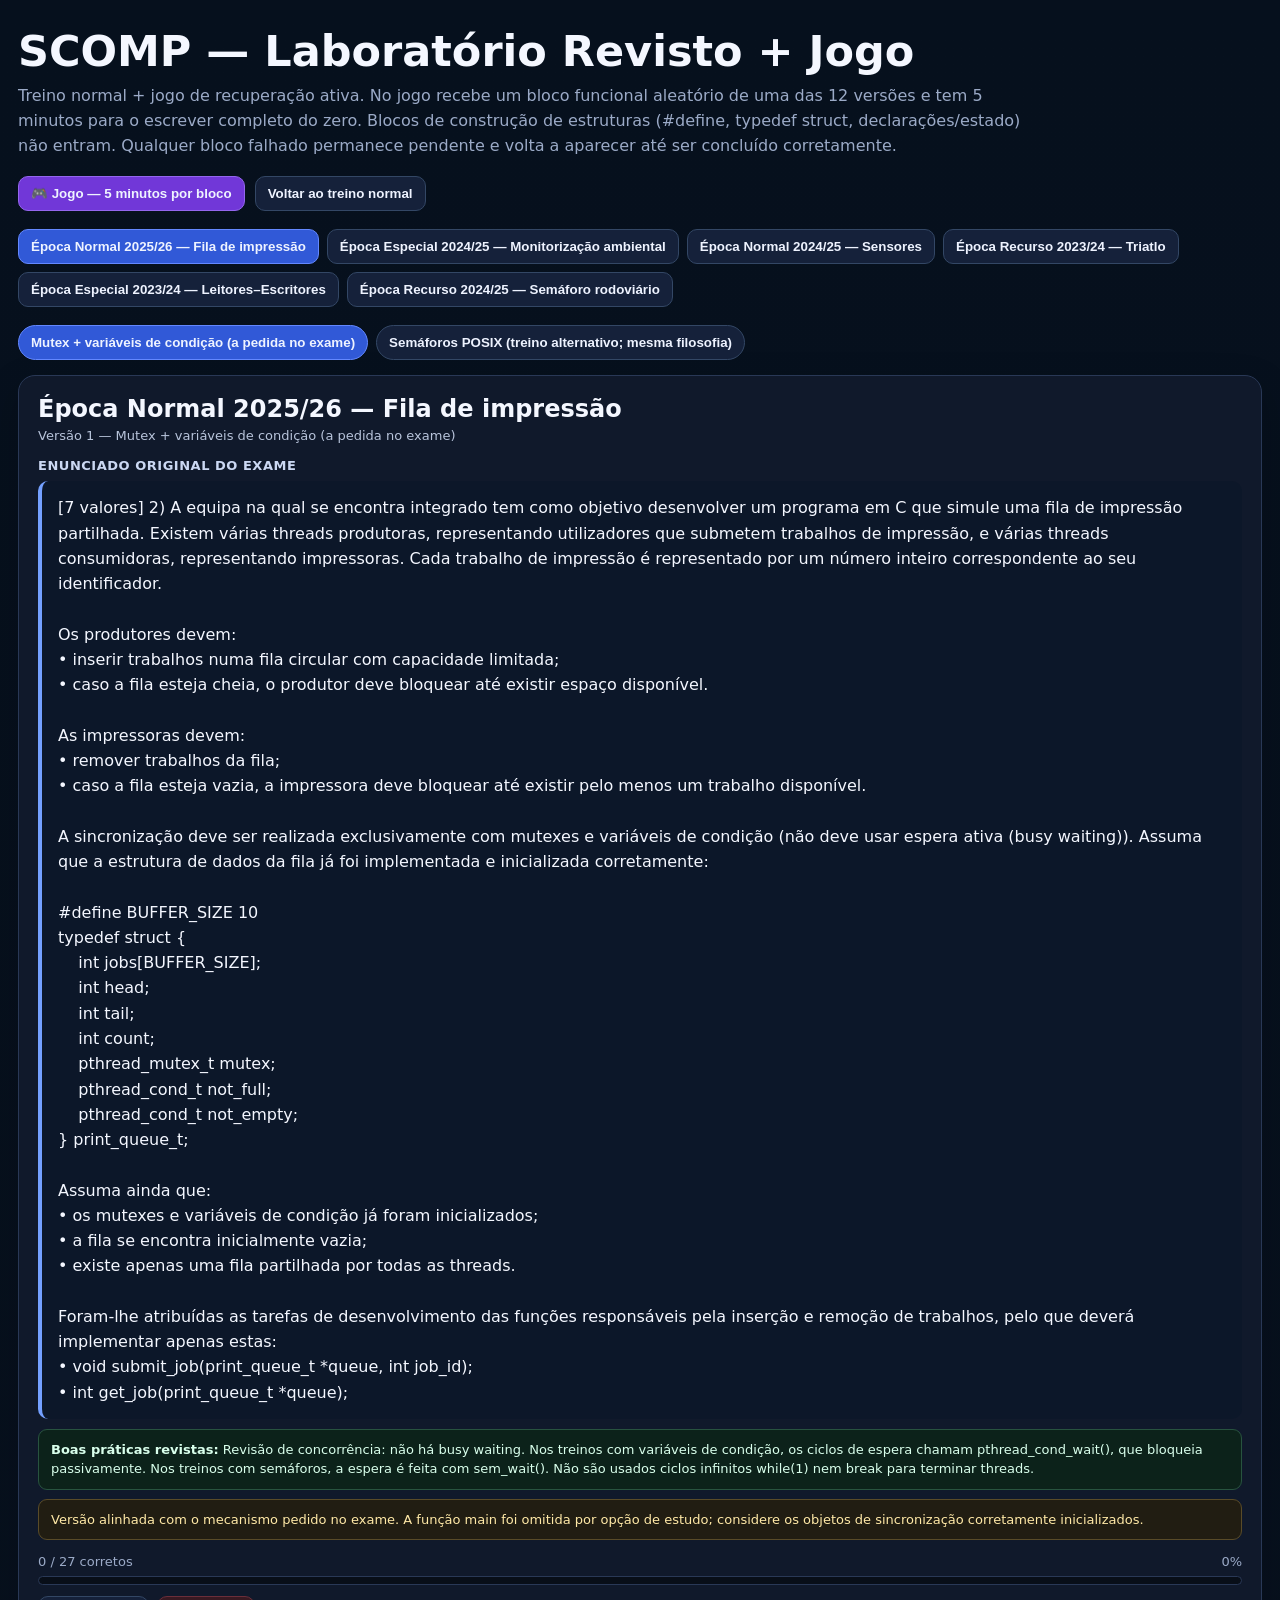
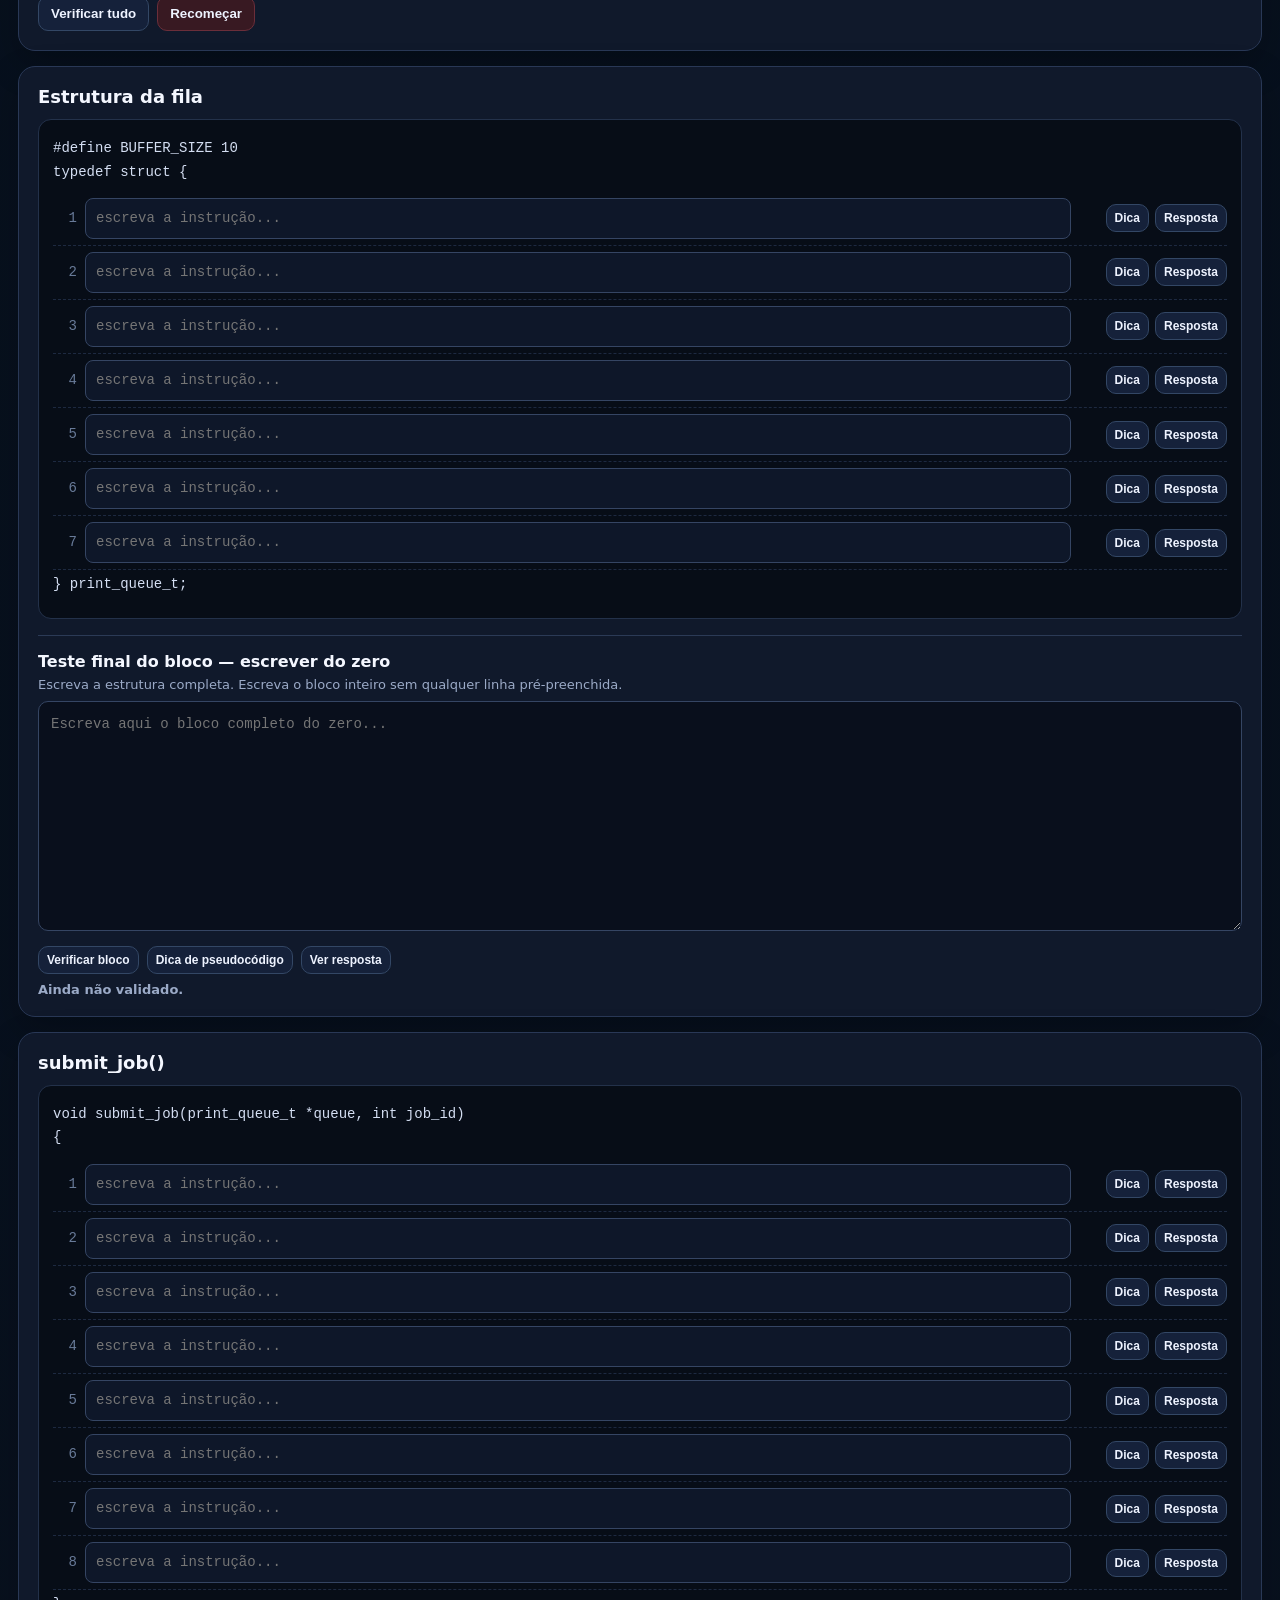
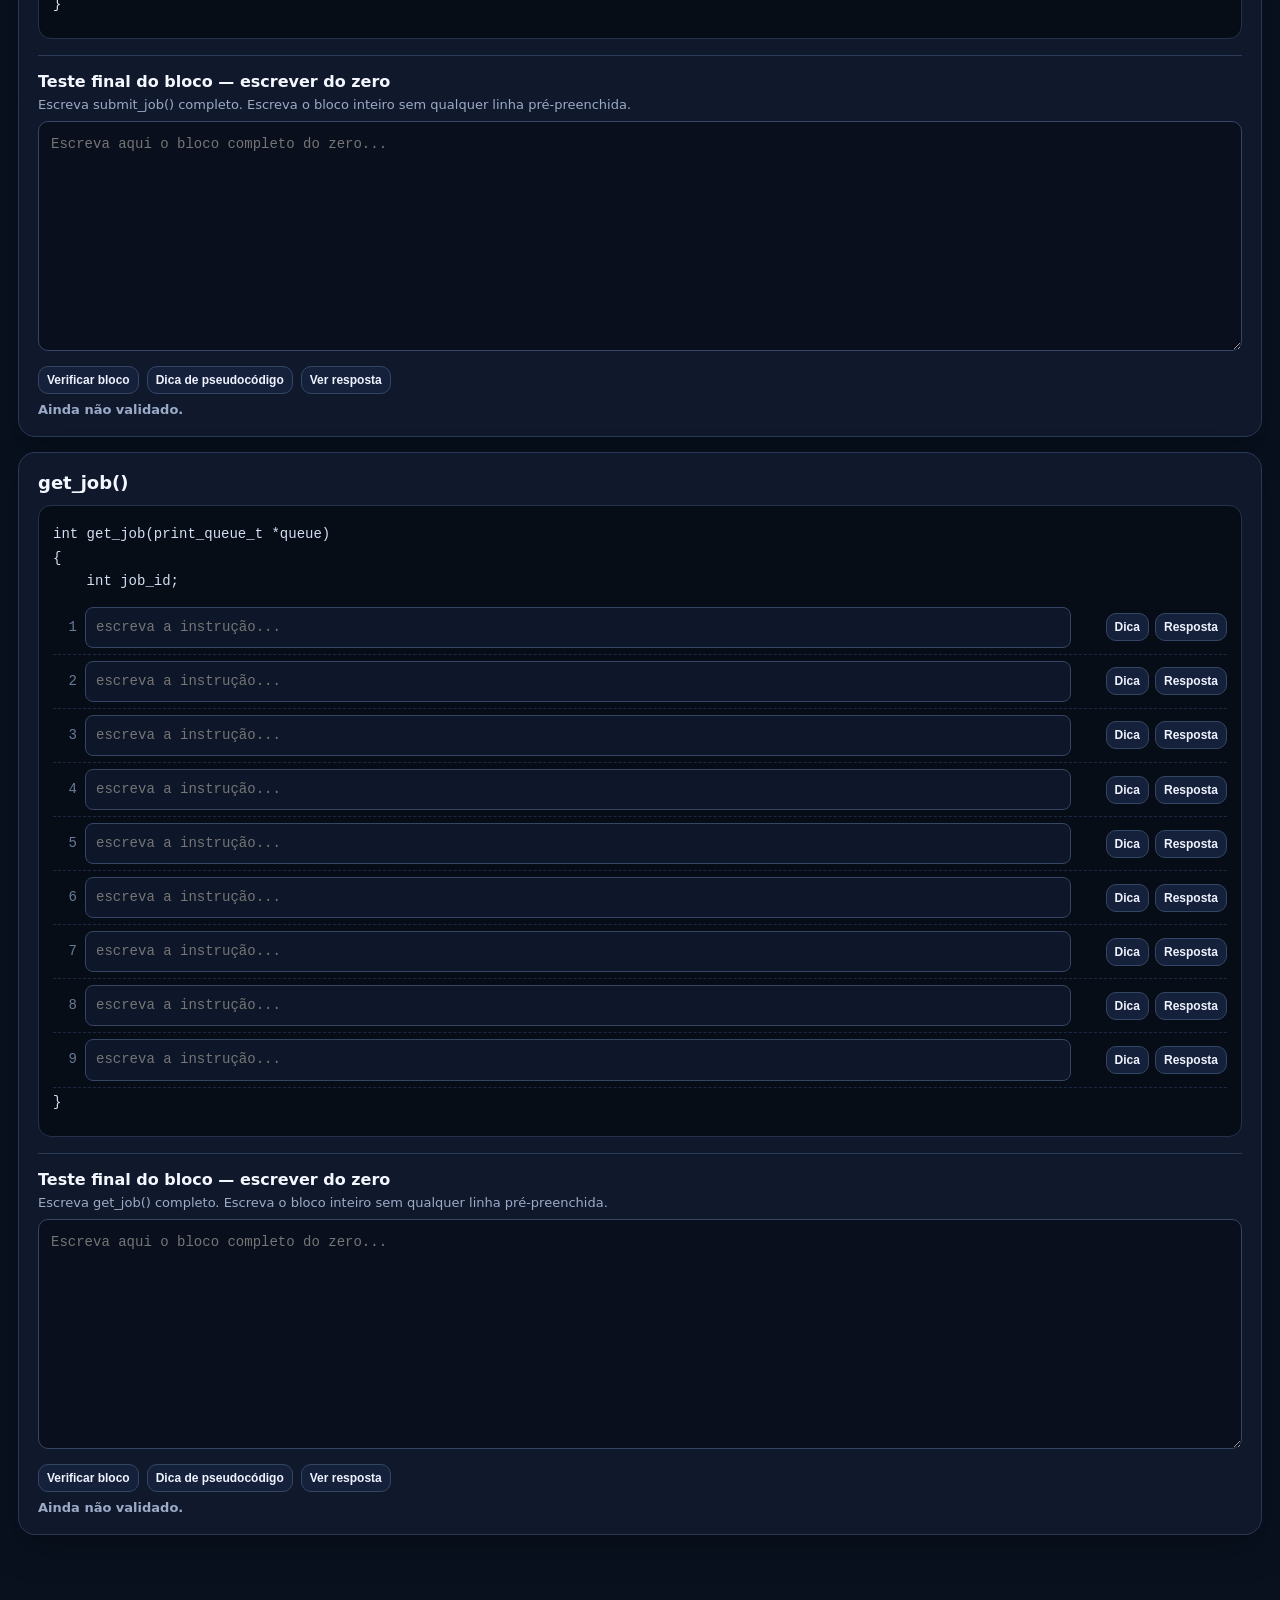
<file: SCOMp/SCOMP_laboratorio_com_jogo_5min.html>
<!doctype html>
<html lang="pt-PT">
<head>
<meta charset="utf-8">
<meta name="viewport" content="width=device-width,initial-scale=1">
<title>SCOMP — Treino Completo</title>
<style>
:root {
 --bg:#07101d; --panel:#111a2b; --panel2:#0b1525; --line:#293856; --text:#f4f7ff;
 --muted:#9baac7; --accent:#74a0ff; --ok:#44d39b; --bad:#ff6a79; --hint:#f2c75c;
}
*{box-sizing:border-box}
body{margin:0;background:linear-gradient(180deg,#06101d,#09111f);color:var(--text);font-family:Inter,system-ui,-apple-system,Segoe UI,Arial,sans-serif}
.wrap{max-width:1280px;margin:auto;padding:26px 18px 70px}
h1{margin:0;font-size:clamp(29px,4vw,43px)} .lead{color:var(--muted);line-height:1.55;max-width:1020px;margin-top:8px}
.familybar,.versionbar{display:flex;flex-wrap:wrap;gap:8px;margin-top:18px}
.familybar button,.versionbar button,.btn{border:1px solid #334765;background:#15213a;color:#eef3ff;border-radius:10px;padding:9px 12px;font-weight:700;cursor:pointer}
.familybar button.active,.versionbar button.active{background:#3159d7;border-color:#6388ff}
.versionbar button{border-radius:999px}
.module{display:none} .module.active{display:block}
.card{background:rgba(17,26,43,.98);border:1px solid var(--line);border-radius:17px;padding:19px;margin-top:15px;box-shadow:0 14px 36px rgba(0,0,0,.22)}
.title h2{margin:0;font-size:24px} .version{color:#b8c4db;font-size:13px;margin-top:5px}
.statement{margin-top:8px;background:#0c1729;border-left:4px solid var(--accent);border-radius:10px;padding:14px 16px;line-height:1.58;white-space:pre-wrap}.statement-title{margin-top:15px;font-size:13px;font-weight:800;color:#cbd8f3;text-transform:uppercase;letter-spacing:.04em}.quality{margin-top:10px;background:#0c221a;border:1px solid #28533f;border-radius:9px;padding:10px 12px;color:#d9ffec;font-size:13px;line-height:1.5}.audit{margin-top:9px;background:#211d12;border:1px solid #594b28;border-radius:9px;padding:10px 12px;color:#ffe9a7;font-size:13px;line-height:1.5}
.note{margin-top:10px;color:#c7d2e6;font-size:13px;background:#101827;border:1px solid #2d3b55;border-radius:9px;padding:9px 11px}
.progressline{display:flex;justify-content:space-between;color:var(--muted);font-size:13px;margin:14px 0 7px}
.bar{height:9px;background:#080e18;border:1px solid var(--line);border-radius:999px;overflow:hidden} .bar>div{height:100%;width:0;background:linear-gradient(90deg,var(--accent),var(--ok));transition:.2s}
.toolbar{display:flex;gap:8px;flex-wrap:wrap;margin-top:11px} .btn.small{padding:6px 8px;font-size:12px} .btn.danger{background:#381922;border-color:#6b2e3a}
.section h3{margin:0 0 12px;font-size:18px}
.code{background:#070d17;border:1px solid #23314a;border-radius:13px;padding:14px;font:14px/1.65 Consolas,Monaco,monospace;overflow:auto}
.fixed{white-space:pre-wrap;color:#d4def2;margin:3px 0 8px}
.row{display:grid;grid-template-columns:minmax(260px,1fr) auto;gap:9px;align-items:center;padding:6px 0;border-bottom:1px dashed #1d2940}
.left{display:flex;gap:8px;align-items:center} .num{width:24px;text-align:right;color:#687a98;flex:none}
input.answer{width:100%;min-width:340px;background:#0e1729;border:1px solid #354563;color:#fff;border-radius:8px;padding:8px 10px;font:inherit;outline:none}
input.answer:focus,textarea:focus{border-color:var(--accent);box-shadow:0 0 0 3px rgba(116,160,255,.12)}
input.ok,textarea.ok{border-color:var(--ok)!important;background:rgba(68,211,155,.07)!important}
input.bad,textarea.bad{border-color:var(--bad)!important;background:rgba(255,106,121,.07)!important}
.side{display:flex;align-items:center;gap:6px} .status{width:20px;text-align:center;font-weight:900} .status.ok{color:var(--ok)} .status.bad{color:var(--bad)}
.hint,.reveal,.fullhint{display:none;margin:7px 0 4px 32px;border-radius:9px;padding:9px 11px;font:13px/1.45 Inter,system-ui,sans-serif}
.hint,.fullhint{background:#191c24;border:1px solid #494231;color:#ffe9a8} .reveal{background:#0c251c;border:1px solid #2b5642;color:#d9ffeb;font-family:Consolas,monospace;white-space:pre-wrap}
.master{margin-top:16px;padding-top:16px;border-top:1px solid #2b3a56} .master h4{margin:0 0 6px;font-size:16px} .master p{margin:0 0 9px;color:var(--muted);font-size:13px}
textarea{width:100%;min-height:230px;resize:vertical;background:#090f1c;color:#f8faff;border:1px solid #354563;border-radius:10px;padding:12px;font:14px/1.55 Consolas,monospace;outline:none}
.blockstatus{margin-top:8px;font-size:13px;font-weight:800} .blockstatus.ok{color:var(--ok)} .blockstatus.bad{color:var(--bad)} .blockstatus.neutral{color:var(--muted)}
.done{display:none;margin-top:12px;background:#0e281f;border:1px solid #2e6b52;color:#d9ffec;border-radius:9px;padding:10px 12px;font-weight:800}
@media(max-width:760px){.row{grid-template-columns:1fr} .side{margin-left:32px} input.answer{min-width:0}}

.game-launch{display:flex;align-items:center;gap:10px;flex-wrap:wrap;margin-top:18px}
.game-launch .game-main{background:#7137d8;border-color:#9466ee}
.game-launch .game-main:hover{filter:brightness(1.08)}
.game-shell{display:none;margin-top:18px}
.game-shell.active{display:block}
.study-shell.hidden{display:none}
.game-card{background:rgba(17,26,43,.99);border:1px solid #4b3a73;border-radius:18px;padding:20px;box-shadow:0 16px 40px rgba(0,0,0,.26)}
.game-top{display:flex;justify-content:space-between;align-items:flex-start;gap:16px;flex-wrap:wrap}
.game-title h2{margin:0 0 5px;font-size:25px}
.game-meta{color:#b8c4db;font-size:13px;line-height:1.45}
.timer{font:800 31px/1 Consolas,monospace;padding:10px 14px;border-radius:12px;border:1px solid #4b6088;background:#0b1527;min-width:112px;text-align:center}
.timer.warn{border-color:#8d7132;color:#ffe09a}
.timer.danger{border-color:#8c3644;color:#ff8995}
.game-progress{display:grid;grid-template-columns:repeat(3,1fr);gap:10px;margin-top:14px}
.game-stat{background:#0b1424;border:1px solid #293955;border-radius:10px;padding:10px 12px}
.game-stat strong{display:block;font-size:21px}.game-stat span{font-size:12px;color:#9fb0cc}
.game-role{margin-top:14px;background:#0c1d2b;border-left:4px solid #45d39c;border-radius:10px;padding:13px 15px;line-height:1.55}
.game-editor{margin-top:14px}
.game-editor textarea{min-height:330px}
.game-feedback{margin-top:10px;padding:11px 13px;border-radius:10px;font-weight:750;display:none}
.game-feedback.ok{display:block;background:#0e291f;border:1px solid #2f7356;color:#d9ffeb}
.game-feedback.bad{display:block;background:#33161d;border:1px solid #73303d;color:#ffd8dc}
.game-feedback.info{display:block;background:#101b2d;border:1px solid #344a70;color:#dce8ff}
.game-help{display:none;margin-top:10px;border-radius:11px;padding:13px 15px;white-space:pre-wrap}
.game-help.pseudo{background:#211d12;border:1px solid #5d4d28;color:#ffe9a7}
.game-help.answer{background:#0a2119;border:1px solid #285740;color:#d9ffea;font:13px/1.55 Consolas,monospace;overflow:auto}
.game-statement{display:none;margin-top:10px;background:#0c1729;border:1px solid #2b3b59;border-radius:11px;padding:13px 15px;white-space:pre-wrap;color:#d9e3f5;line-height:1.55;max-height:330px;overflow:auto}
.game-actions{display:flex;gap:8px;flex-wrap:wrap;margin-top:12px}
.game-actions .primary{background:#3159d7;border-color:#6388ff}
.game-actions .success{background:#116342;border-color:#269365}
.game-actions .next{background:#7137d8;border-color:#9466ee;display:none}
.game-complete{display:none;text-align:center;padding:34px 18px}
.game-complete h2{font-size:30px;margin:0 0 10px}
.game-complete p{color:#b8c4db;line-height:1.55}
@media(max-width:700px){.game-progress{grid-template-columns:1fr}.timer{font-size:26px}}

</style>
</head>
<body>
<div class="wrap">
<h1>SCOMP — Laboratório Revisto + Jogo</h1>
<div class="lead">Treino normal + jogo de recuperação ativa. No jogo recebe um bloco funcional aleatório de uma das 12 versões e tem 5 minutos para o escrever completo do zero. Blocos de construção de estruturas (#define, typedef struct, declarações/estado) não entram. Qualquer bloco falhado permanece pendente e volta a aparecer até ser concluído corretamente.</div>

<div class="game-launch">
  <button class="btn game-main" id="openGameBtn" onclick="openGame()">🎮 Jogo — 5 minutos por bloco</button>
  <button class="btn" onclick="showStudy()">Voltar ao treino normal</button>
</div>

<div class="game-shell" id="gameShell">
  <div class="game-card" id="gamePlay">
    <div class="game-top">
      <div class="game-title">
        <h2>Desafio aleatório</h2>
        <div class="game-meta" id="gameMeta">Carregue em “Começar / próximo bloco”.</div>
      </div>
      <div class="timer" id="gameTimer">05:00</div>
    </div>

    <div class="game-progress">
      <div class="game-stat"><strong id="gameDone">0</strong><span>blocos concluídos</span></div>
      <div class="game-stat"><strong id="gamePending">0</strong><span>blocos ainda por dominar</span></div>
      <div class="game-stat"><strong id="gameRetries">0</strong><span>falhas que terão de ser repetidas</span></div>
    </div>

    <div class="game-role" id="gameRole">
      O jogo escolhe aleatoriamente um bloco funcional das 12 versões. Estruturas, #define e typedef não entram.
    </div>

    <div class="game-editor">
      <textarea id="gameCode" placeholder="Escreva aqui o bloco completo do zero..." disabled></textarea>
    </div>

    <div class="game-feedback info" id="gameFeedback">
      Comece quando estiver preparado. Tem 5 minutos por bloco.
    </div>

    <div class="game-actions">
      <button class="btn primary" id="gameStartBtn" onclick="nextGameBlock()">Começar / próximo bloco</button>
      <button class="btn success" id="gameSubmitBtn" onclick="submitGameBlock()" disabled>Entregar tentativa</button>
      <button class="btn" id="gamePseudoBtn" onclick="toggleGameHelp('pseudo')" disabled>Ver pseudocódigo</button>
      <button class="btn" id="gameAnswerBtn" onclick="toggleGameHelp('answer')" disabled>Ver resposta correta</button>
      <button class="btn" id="gameStatementBtn" onclick="toggleGameHelp('statement')" disabled>Ver enunciado original</button>
      <button class="btn next" id="gameNextBtn" onclick="nextGameBlock()">Próximo desafio</button>
      <button class="btn danger" onclick="resetGame()">Reiniciar jogo</button>
    </div>

    <div class="game-help pseudo" id="gamePseudo"></div>
    <pre class="game-help answer" id="gameAnswer"></pre>
    <div class="game-statement" id="gameStatement"></div>
  </div>

  <div class="game-card game-complete" id="gameComplete">
    <h2>🏁 Jogo concluído</h2>
    <p>Conseguiu completar corretamente todos os blocos funcionais das 12 versões.</p>
    <button class="btn game-main" onclick="resetGame()">Jogar novamente do zero</button>
  </div>
</div>

<div class="study-shell" id="studyShell">
  <div class="familybar" id="familybar"></div>
  <div class="versionbar" id="versionbar"></div>
  <div id="root"></div>
</div>

</div>

<script>
const DATA = [{"id": "print_cond", "family": "Época Normal 2025/26 — Fila de impressão", "version": "Versão 1 — Mutex + variáveis de condição (a pedida no exame)", "statement": "[7 valores] 2) A equipa na qual se encontra integrado tem como objetivo desenvolver um programa em C que simule uma fila de impressão partilhada. Existem várias threads produtoras, representando utilizadores que submetem trabalhos de impressão, e várias threads consumidoras, representando impressoras. Cada trabalho de impressão é representado por um número inteiro correspondente ao seu identificador.\n\nOs produtores devem:\n• inserir trabalhos numa fila circular com capacidade limitada;\n• caso a fila esteja cheia, o produtor deve bloquear até existir espaço disponível.\n\nAs impressoras devem:\n• remover trabalhos da fila;\n• caso a fila esteja vazia, a impressora deve bloquear até existir pelo menos um trabalho disponível.\n\nA sincronização deve ser realizada exclusivamente com mutexes e variáveis de condição (não deve usar espera ativa (busy waiting)). Assuma que a estrutura de dados da fila já foi implementada e inicializada corretamente:\n\n#define BUFFER_SIZE 10\ntypedef struct {\n    int jobs[BUFFER_SIZE];\n    int head;\n    int tail;\n    int count;\n    pthread_mutex_t mutex;\n    pthread_cond_t not_full;\n    pthread_cond_t not_empty;\n} print_queue_t;\n\nAssuma ainda que:\n• os mutexes e variáveis de condição já foram inicializados;\n• a fila se encontra inicialmente vazia;\n• existe apenas uma fila partilhada por todas as threads.\n\nForam-lhe atribuídas as tarefas de desenvolvimento das funções responsáveis pela inserção e remoção de trabalhos, pelo que deverá implementar apenas estas:\n• void submit_job(print_queue_t *queue, int job_id);\n• int get_job(print_queue_t *queue);", "sections": [{"name": "Estrutura da fila", "before": "#define BUFFER_SIZE 10\ntypedef struct {", "after": "} print_queue_t;", "lines": [{"answer": "int jobs[BUFFER_SIZE];", "hint": "Array que guarda os trabalhos."}, {"answer": "int head;", "hint": "Índice da próxima remoção."}, {"answer": "int tail;", "hint": "Índice da próxima inserção."}, {"answer": "int count;", "hint": "Número de trabalhos atualmente na fila."}, {"answer": "pthread_mutex_t mutex;", "hint": "Protege o estado partilhado."}, {"answer": "pthread_cond_t not_full;", "hint": "Onde produtores esperam quando não há espaço."}, {"answer": "pthread_cond_t not_empty;", "hint": "Onde consumidores esperam quando não há trabalho."}], "full_label": "Escreva a estrutura completa", "full_answer": "#define BUFFER_SIZE 10\ntypedef struct {\n    int jobs[BUFFER_SIZE];\n    int head;\n    int tail;\n    int count;\n    pthread_mutex_t mutex;\n    pthread_cond_t not_full;\n    pthread_cond_t not_empty;\n} print_queue_t;", "pseudo": "Guardar buffer, head, tail, count, mutex e duas condições."}, {"name": "submit_job()", "before": "void submit_job(print_queue_t *queue, int job_id)\n{", "after": "}", "lines": [{"answer": "pthread_mutex_lock(&queue->mutex);", "hint": "Entrar na zona protegida."}, {"answer": "while (queue->count == BUFFER_SIZE)", "hint": "Enquanto a fila estiver cheia..."}, {"answer": "pthread_cond_wait(&queue->not_full, &queue->mutex);", "hint": "Bloquear até existir espaço."}, {"answer": "queue->jobs[queue->tail] = job_id;", "hint": "Inserir em tail."}, {"answer": "queue->tail = (queue->tail + 1) % BUFFER_SIZE;", "hint": "Avançar tail circularmente."}, {"answer": "queue->count++;", "hint": "Registar mais um trabalho."}, {"answer": "pthread_cond_signal(&queue->not_empty);", "hint": "Avisar que existe trabalho."}, {"answer": "pthread_mutex_unlock(&queue->mutex);", "hint": "Sair da zona protegida."}], "full_label": "Escreva submit_job() completo", "full_answer": "void submit_job(print_queue_t *queue, int job_id)\n{\n    pthread_mutex_lock(&queue->mutex);\n\n    while (queue->count == BUFFER_SIZE)\n        pthread_cond_wait(&queue->not_full, &queue->mutex);\n\n    queue->jobs[queue->tail] = job_id;\n    queue->tail = (queue->tail + 1) % BUFFER_SIZE;\n    queue->count++;\n\n    pthread_cond_signal(&queue->not_empty);\n    pthread_mutex_unlock(&queue->mutex);\n}", "pseudo": "lock → enquanto cheio esperar → inserir → tail avança → count++ → acordar consumidor → unlock."}, {"name": "get_job()", "before": "int get_job(print_queue_t *queue)\n{\n    int job_id;", "after": "}", "lines": [{"answer": "pthread_mutex_lock(&queue->mutex);", "hint": "Entrar na zona protegida."}, {"answer": "while (queue->count == 0)", "hint": "Enquanto a fila estiver vazia..."}, {"answer": "pthread_cond_wait(&queue->not_empty, &queue->mutex);", "hint": "Bloquear até existir trabalho."}, {"answer": "job_id = queue->jobs[queue->head];", "hint": "Retirar de head."}, {"answer": "queue->head = (queue->head + 1) % BUFFER_SIZE;", "hint": "Avançar head circularmente."}, {"answer": "queue->count--;", "hint": "Registar menos um trabalho."}, {"answer": "pthread_cond_signal(&queue->not_full);", "hint": "Avisar que apareceu espaço."}, {"answer": "pthread_mutex_unlock(&queue->mutex);", "hint": "Sair da zona protegida."}, {"answer": "return job_id;", "hint": "Devolver o trabalho retirado."}], "full_label": "Escreva get_job() completo", "full_answer": "int get_job(print_queue_t *queue)\n{\n    int job_id;\n\n    pthread_mutex_lock(&queue->mutex);\n\n    while (queue->count == 0)\n        pthread_cond_wait(&queue->not_empty, &queue->mutex);\n\n    job_id = queue->jobs[queue->head];\n    queue->head = (queue->head + 1) % BUFFER_SIZE;\n    queue->count--;\n\n    pthread_cond_signal(&queue->not_full);\n    pthread_mutex_unlock(&queue->mutex);\n\n    return job_id;\n}", "pseudo": "lock → enquanto vazio esperar → retirar → head avança → count-- → acordar produtor → unlock → devolver."}], "audit_note": "Versão alinhada com o mecanismo pedido no exame. A função main foi omitida por opção de estudo; considere os objetos de sincronização corretamente inicializados.", "quality_note": "Revisão de concorrência: não há busy waiting. Nos treinos com variáveis de condição, os ciclos de espera chamam pthread_cond_wait(), que bloqueia passivamente. Nos treinos com semáforos, a espera é feita com sem_wait(). Não são usados ciclos infinitos while(1) nem break para terminar threads."}, {"id": "print_sem", "family": "Época Normal 2025/26 — Fila de impressão", "version": "Versão 2 — Semáforos POSIX (treino alternativo; mesma filosofia)", "statement": "[7 valores] 2) A equipa na qual se encontra integrado tem como objetivo desenvolver um programa em C que simule uma fila de impressão partilhada. Existem várias threads produtoras, representando utilizadores que submetem trabalhos de impressão, e várias threads consumidoras, representando impressoras. Cada trabalho de impressão é representado por um número inteiro correspondente ao seu identificador.\n\nOs produtores devem:\n• inserir trabalhos numa fila circular com capacidade limitada;\n• caso a fila esteja cheia, o produtor deve bloquear até existir espaço disponível.\n\nAs impressoras devem:\n• remover trabalhos da fila;\n• caso a fila esteja vazia, a impressora deve bloquear até existir pelo menos um trabalho disponível.\n\nA sincronização deve ser realizada exclusivamente com mutexes e variáveis de condição (não deve usar espera ativa (busy waiting)). Assuma que a estrutura de dados da fila já foi implementada e inicializada corretamente:\n\n#define BUFFER_SIZE 10\ntypedef struct {\n    int jobs[BUFFER_SIZE];\n    int head;\n    int tail;\n    int count;\n    pthread_mutex_t mutex;\n    pthread_cond_t not_full;\n    pthread_cond_t not_empty;\n} print_queue_t;\n\nAssuma ainda que:\n• os mutexes e variáveis de condição já foram inicializados;\n• a fila se encontra inicialmente vazia;\n• existe apenas uma fila partilhada por todas as threads.\n\nForam-lhe atribuídas as tarefas de desenvolvimento das funções responsáveis pela inserção e remoção de trabalhos, pelo que deverá implementar apenas estas:\n• void submit_job(print_queue_t *queue, int job_id);\n• int get_job(print_queue_t *queue);", "sections": [{"name": "Estrutura da fila", "before": "#define BUFFER_SIZE 10\ntypedef struct {", "after": "} print_queue_sem_t;", "lines": [{"answer": "int jobs[BUFFER_SIZE];", "hint": "Array dos trabalhos."}, {"answer": "int head;", "hint": "Índice da próxima remoção."}, {"answer": "int tail;", "hint": "Índice da próxima inserção."}, {"answer": "sem_t *mutex;", "hint": "Ponteiro para o semáforo de exclusão."}, {"answer": "sem_t *empty;", "hint": "Ponteiro para o semáforo que conta lugares vazios."}, {"answer": "sem_t *full;", "hint": "Ponteiro para o semáforo que conta trabalhos."}], "full_label": "Escreva a estrutura completa", "full_answer": "#define BUFFER_SIZE 10\ntypedef struct {\n    int jobs[BUFFER_SIZE];\n    int head;\n    int tail;\n    sem_t *mutex;\n    sem_t *empty;\n    sem_t *full;\n} print_queue_sem_t;", "pseudo": "Buffer + head/tail + três semáforos já criados: exclusão, vazios e cheios."}, {"name": "submit_job()", "before": "void submit_job_sem(print_queue_sem_t *queue, int job_id)\n{", "after": "}", "lines": [{"answer": "sem_wait(queue->empty);", "hint": "Esperar passivamente por um lugar vazio."}, {"answer": "sem_wait(queue->mutex);", "hint": "Entrar em exclusão mútua."}, {"answer": "queue->jobs[queue->tail] = job_id;", "hint": "Inserir o trabalho em tail."}, {"answer": "queue->tail = (queue->tail + 1) % BUFFER_SIZE;", "hint": "Avançar tail circularmente."}, {"answer": "sem_post(queue->mutex);", "hint": "Libertar a zona crítica."}, {"answer": "sem_post(queue->full);", "hint": "Anunciar que existe mais um trabalho."}], "full_label": "Escreva submit_job_sem() completo", "full_answer": "void submit_job_sem(print_queue_sem_t *queue, int job_id)\n{\n    sem_wait(queue->empty);\n    sem_wait(queue->mutex);\n\n    queue->jobs[queue->tail] = job_id;\n    queue->tail = (queue->tail + 1) % BUFFER_SIZE;\n\n    sem_post(queue->mutex);\n    sem_post(queue->full);\n}", "pseudo": "esperar espaço → exclusão → inserir → tail avança → libertar exclusão → anunciar trabalho."}, {"name": "get_job()", "before": "int get_job_sem(print_queue_sem_t *queue)\n{\n    int job_id;", "after": "}", "lines": [{"answer": "sem_wait(queue->full);", "hint": "Esperar passivamente por um trabalho."}, {"answer": "sem_wait(queue->mutex);", "hint": "Entrar em exclusão mútua."}, {"answer": "job_id = queue->jobs[queue->head];", "hint": "Retirar o trabalho de head."}, {"answer": "queue->head = (queue->head + 1) % BUFFER_SIZE;", "hint": "Avançar head circularmente."}, {"answer": "sem_post(queue->mutex);", "hint": "Libertar a zona crítica."}, {"answer": "sem_post(queue->empty);", "hint": "Anunciar que existe mais um lugar vazio."}, {"answer": "return job_id;", "hint": "Devolver o trabalho retirado."}], "full_label": "Escreva get_job_sem() completo", "full_answer": "int get_job_sem(print_queue_sem_t *queue)\n{\n    int job_id;\n\n    sem_wait(queue->full);\n    sem_wait(queue->mutex);\n\n    job_id = queue->jobs[queue->head];\n    queue->head = (queue->head + 1) % BUFFER_SIZE;\n\n    sem_post(queue->mutex);\n    sem_post(queue->empty);\n\n    return job_id;\n}", "pseudo": "esperar trabalho → exclusão → retirar → head avança → libertar exclusão → anunciar espaço → devolver."}], "audit_note": "Versão alternativa de treino. O enunciado acima continua a ser o original do exame; se ele exigir explicitamente outro mecanismo, esta segunda versão serve apenas para comparar a lógica. Nesta versão, os semáforos são assumidos como já criados (por exemplo, com sem_open); não é usado sem_init, pois não aparece na Reference Sheet.", "quality_note": "Revisão de concorrência: não há busy waiting. Nos treinos com variáveis de condição, os ciclos de espera chamam pthread_cond_wait(), que bloqueia passivamente. Nos treinos com semáforos, a espera é feita com sem_wait(). Não são usados ciclos infinitos while(1) nem break para terminar threads."}, {"id": "monitor_cond", "family": "Época Especial 2024/25 — Monitorização ambiental", "version": "Versão 1 — Mutex + variáveis de condição", "statement": "[7 valores] 2) Implemente um programa em C que simule um sistema de monitorização ambiental com 3 sensores (threads produtoras) e 2 threads consumidoras (registo e alerta).\n\nAs threads comunicam através de um buffer circular com capacidade para 10 leituras (cada leitura é uma estrutura com os campos sensor_id, read_number, value, urgent_flag). Cada sensor gera 40 leituras incrementais (ex.: 15, 16, 17, …), coloca-as no buffer circular e ativa a urgent_flag sempre que o valor ultrapassa um limiar definido (ex.: 30).\n\nA thread registo lê cada leitura do buffer e imprime algo como:\nLeitura 3 do Sensor A: 17\nLeitura 2 do Sensor B: 23\n…\n\nGaranta que:\n• Se o buffer estiver cheio, as threads sensores ficam bloqueadas de forma passiva até haver espaço livre;\n• Qualquer acesso ao buffer (leitura ou escrita) ocorre sob exclusão mútua;\n• Se o buffer estiver vazio, a thread registo fica bloqueada de forma passiva até surgir nova leitura;\n• Leituras do mesmo sensor_id devem ser processadas na mesma ordem em que foram geradas (read_number crescente);\n• A thread alerta mantém um contador de urgências por sensor e imprime uma mensagem quando é detetada uma urgent_flag (ex.: ALERTA 10, Sensor B: leitura 12, valor 33);\n• A thread alerta não deve impedir a thread registo de processar leituras. Deve ser acordada através de um mecanismo de notificação adicional.", "sections": [{"name": "Estruturas", "before": "#define BUFFER_SIZE 10\n#define TOTAL_READINGS 120\n\ntypedef struct {\n    int sensor_id;\n    int read_number;\n    int value;\n    int urgent_flag;\n} reading_t;\n\ntypedef struct {", "after": "} monitor_t;", "lines": [{"answer": "reading_t buffer[BUFFER_SIZE];", "hint": "Buffer principal."}, {"answer": "int head;", "hint": "Próxima leitura a retirar."}, {"answer": "int tail;", "hint": "Próxima posição a inserir."}, {"answer": "int count;", "hint": "Número de leituras no buffer."}, {"answer": "pthread_mutex_t mutex;", "hint": "Protege o buffer principal."}, {"answer": "pthread_cond_t not_full;", "hint": "Sensores esperam quando cheio."}, {"answer": "pthread_cond_t not_empty;", "hint": "Registo espera quando vazio."}], "full_label": "Escreva a estrutura monitor_t completa", "full_answer": "#define BUFFER_SIZE 10\n#define TOTAL_READINGS 120\n\ntypedef struct {\n    int sensor_id;\n    int read_number;\n    int value;\n    int urgent_flag;\n} reading_t;\n\ntypedef struct {\n    reading_t buffer[BUFFER_SIZE];\n    int head;\n    int tail;\n    int count;\n    pthread_mutex_t mutex;\n    pthread_cond_t not_full;\n    pthread_cond_t not_empty;\n} monitor_t;", "pseudo": "Buffer principal com head/tail/count, mutex e condições de cheio/vazio."}, {"name": "Fila adicional de alertas", "before": "typedef struct {", "after": "} alert_queue_t;", "lines": [{"answer": "reading_t urgent[TOTAL_READINGS];", "hint": "Fila separada para leituras urgentes."}, {"answer": "int head;", "hint": "Próximo alerta a retirar."}, {"answer": "int tail;", "hint": "Próximo alerta a inserir."}, {"answer": "int count;", "hint": "Número de alertas pendentes."}, {"answer": "int registry_finished;", "hint": "Indica que já não haverá mais leituras."}, {"answer": "pthread_mutex_t mutex;", "hint": "Protege a fila de alertas."}, {"answer": "pthread_cond_t has_alert;", "hint": "Acorda a thread alerta."}], "full_label": "Escreva alert_queue_t completa", "full_answer": "typedef struct {\n    reading_t urgent[TOTAL_READINGS];\n    int head;\n    int tail;\n    int count;\n    int registry_finished;\n    pthread_mutex_t mutex;\n    pthread_cond_t has_alert;\n} alert_queue_t;", "pseudo": "Criar uma fila separada de alertas, protegida por outro mutex e outra condição."}, {"name": "Estado auxiliar", "before": "", "after": "", "lines": [{"answer": "#define N_SENSORS 3", "hint": "Existem três sensores."}, {"answer": "#define READINGS_PER_SENSOR 40", "hint": "Cada sensor gera 40 leituras."}, {"answer": "#define THRESHOLD 30", "hint": "Limiar usado para urgent_flag."}, {"answer": "typedef struct { int sensor_id; int initial_value; monitor_t *monitor; } sensor_arg_t;", "hint": "Argumentos passados a cada sensor."}, {"answer": "alert_queue_t alerts;", "hint": "Fila de alertas partilhada pelas threads."}], "full_label": "Escreva o estado auxiliar completo", "full_answer": "#define N_SENSORS 3\n#define READINGS_PER_SENSOR 40\n#define THRESHOLD 30\n\ntypedef struct {\n    int sensor_id;\n    int initial_value;\n    monitor_t *monitor;\n} sensor_arg_t;\n\nalert_queue_t alerts;", "pseudo": "Definir número de sensores, leituras, limiar, argumentos e a fila global de alertas."}, {"name": "Sensor — inserir leitura", "before": "void put_reading(monitor_t *m, reading_t r)\n{", "after": "}", "lines": [{"answer": "pthread_mutex_lock(&m->mutex);", "hint": "Proteger o buffer."}, {"answer": "while (m->count == BUFFER_SIZE)", "hint": "Enquanto estiver cheio..."}, {"answer": "pthread_cond_wait(&m->not_full, &m->mutex);", "hint": "Sensor dorme até existir espaço."}, {"answer": "m->buffer[m->tail] = r;", "hint": "Inserir leitura em tail."}, {"answer": "m->tail = (m->tail + 1) % BUFFER_SIZE;", "hint": "Avançar tail."}, {"answer": "m->count++;", "hint": "Mais uma leitura no buffer."}, {"answer": "pthread_cond_signal(&m->not_empty);", "hint": "Acordar o registo."}, {"answer": "pthread_mutex_unlock(&m->mutex);", "hint": "Libertar o buffer."}], "full_label": "Escreva put_reading() completo", "full_answer": "void put_reading(monitor_t *m, reading_t r)\n{\n    pthread_mutex_lock(&m->mutex);\n\n    while (m->count == BUFFER_SIZE)\n        pthread_cond_wait(&m->not_full, &m->mutex);\n\n    m->buffer[m->tail] = r;\n    m->tail = (m->tail + 1) % BUFFER_SIZE;\n    m->count++;\n\n    pthread_cond_signal(&m->not_empty);\n    pthread_mutex_unlock(&m->mutex);\n}", "pseudo": "lock → esperar se cheio → inserir → atualizar tail/count → acordar registo → unlock."}, {"name": "Registo — retirar leitura", "before": "reading_t get_reading(monitor_t *m)\n{\n    reading_t r;", "after": "}", "lines": [{"answer": "pthread_mutex_lock(&m->mutex);", "hint": "Proteger o buffer."}, {"answer": "while (m->count == 0)", "hint": "Enquanto estiver vazio..."}, {"answer": "pthread_cond_wait(&m->not_empty, &m->mutex);", "hint": "Registo dorme até aparecer leitura."}, {"answer": "r = m->buffer[m->head];", "hint": "Retirar de head."}, {"answer": "m->head = (m->head + 1) % BUFFER_SIZE;", "hint": "Avançar head."}, {"answer": "m->count--;", "hint": "Menos uma leitura."}, {"answer": "pthread_cond_signal(&m->not_full);", "hint": "Acordar um sensor."}, {"answer": "pthread_mutex_unlock(&m->mutex);", "hint": "Libertar o buffer."}, {"answer": "return r;", "hint": "Devolver a leitura."}], "full_label": "Escreva get_reading() completo", "full_answer": "reading_t get_reading(monitor_t *m)\n{\n    reading_t r;\n\n    pthread_mutex_lock(&m->mutex);\n\n    while (m->count == 0)\n        pthread_cond_wait(&m->not_empty, &m->mutex);\n\n    r = m->buffer[m->head];\n    m->head = (m->head + 1) % BUFFER_SIZE;\n    m->count--;\n\n    pthread_cond_signal(&m->not_full);\n    pthread_mutex_unlock(&m->mutex);\n\n    return r;\n}", "pseudo": "lock → esperar se vazio → retirar → atualizar head/count → acordar sensor → unlock → devolver."}, {"name": "Notificar alerta", "before": "void notify_alert(alert_queue_t *a, reading_t r)\n{", "after": "}", "lines": [{"answer": "pthread_mutex_lock(&a->mutex);", "hint": "Proteger fila de alertas."}, {"answer": "a->urgent[a->tail] = r;", "hint": "Guardar leitura urgente."}, {"answer": "a->tail = (a->tail + 1) % TOTAL_READINGS;", "hint": "Avançar tail."}, {"answer": "a->count++;", "hint": "Mais um alerta pendente."}, {"answer": "pthread_cond_signal(&a->has_alert);", "hint": "Acordar thread alerta."}, {"answer": "pthread_mutex_unlock(&a->mutex);", "hint": "Libertar fila de alertas."}], "full_label": "Escreva notify_alert() completo", "full_answer": "void notify_alert(alert_queue_t *a, reading_t r)\n{\n    pthread_mutex_lock(&a->mutex);\n\n    a->urgent[a->tail] = r;\n    a->tail = (a->tail + 1) % TOTAL_READINGS;\n    a->count++;\n\n    pthread_cond_signal(&a->has_alert);\n    pthread_mutex_unlock(&a->mutex);\n}", "pseudo": "proteger fila de alertas → inserir urgente → atualizar fila → acordar alerta → libertar."}, {"name": "sensor_thread()", "before": "void *sensor_thread(void *arg)\n{\n    sensor_arg_t *a = (sensor_arg_t *)arg;\n    int i;", "after": "}", "lines": [{"answer": "for (i = 1; i <= READINGS_PER_SENSOR; i++) {", "hint": "Gerar todas as leituras deste sensor."}, {"answer": "reading_t r;", "hint": "Criar uma leitura."}, {"answer": "r.sensor_id = a->sensor_id;", "hint": "Guardar o sensor de origem."}, {"answer": "r.read_number = i;", "hint": "Guardar o número da leitura."}, {"answer": "r.value = a->initial_value + i - 1;", "hint": "Gerar valor incremental."}, {"answer": "r.urgent_flag = (r.value > THRESHOLD);", "hint": "Ativar urgência quando ultrapassa o limiar."}, {"answer": "put_reading(a->monitor, r);", "hint": "Colocar a leitura no buffer principal."}, {"answer": "}", "hint": "Fechar o ciclo."}, {"answer": "return NULL;", "hint": "Terminar a thread."}], "full_label": "Escreva sensor_thread() completa", "full_answer": "void *sensor_thread(void *arg)\n{\n    sensor_arg_t *a = (sensor_arg_t *)arg;\n    int i;\n\n    for (i = 1; i <= READINGS_PER_SENSOR; i++) {\n        reading_t r;\n        r.sensor_id = a->sensor_id;\n        r.read_number = i;\n        r.value = a->initial_value + i - 1;\n        r.urgent_flag = (r.value > THRESHOLD);\n        put_reading(a->monitor, r);\n    }\n\n    return NULL;\n}", "pseudo": "Para cada leitura: preencher sensor/número/valor, calcular urgent_flag e inserir no buffer."}, {"name": "registry_thread()", "before": "void *registry_thread(void *arg)\n{\n    monitor_t *m = (monitor_t *)arg;\n    int i;", "after": "}", "lines": [{"answer": "for (i = 0; i < TOTAL_READINGS; i++) {", "hint": "Consumir as 120 leituras."}, {"answer": "reading_t r = get_reading(m);", "hint": "Retirar uma leitura do buffer."}, {"answer": "printf(\"Leitura %d do Sensor %c: %d\\n\", r.read_number, 'A' + r.sensor_id, r.value);", "hint": "Imprimir a leitura."}, {"answer": "if (r.urgent_flag)", "hint": "Verificar se a leitura é urgente."}, {"answer": "notify_alert(&alerts, r);", "hint": "Se for urgente, enviá-la para a fila de alertas."}, {"answer": "}", "hint": "Fechar o ciclo."}, {"answer": "pthread_mutex_lock(&alerts.mutex);", "hint": "Proteger o estado final dos alertas."}, {"answer": "alerts.registry_finished = 1;", "hint": "Indicar que já não haverá novas leituras."}, {"answer": "pthread_cond_signal(&alerts.has_alert);", "hint": "Acordar a thread alerta para ela poder terminar."}, {"answer": "pthread_mutex_unlock(&alerts.mutex);", "hint": "Libertar a fila de alertas."}, {"answer": "return NULL;", "hint": "Terminar a thread."}], "full_label": "Escreva registry_thread() completa", "full_answer": "void *registry_thread(void *arg)\n{\n    monitor_t *m = (monitor_t *)arg;\n    int i;\n\n    for (i = 0; i < TOTAL_READINGS; i++) {\n        reading_t r = get_reading(m);\n        printf(\"Leitura %d do Sensor %c: %d\\n\",\n               r.read_number, 'A' + r.sensor_id, r.value);\n\n        if (r.urgent_flag)\n            notify_alert(&alerts, r);\n    }\n\n    pthread_mutex_lock(&alerts.mutex);\n    alerts.registry_finished = 1;\n    pthread_cond_signal(&alerts.has_alert);\n    pthread_mutex_unlock(&alerts.mutex);\n\n    return NULL;\n}", "pseudo": "Retirar e imprimir cada leitura; se urgent_flag estiver ativo, notificar a thread alerta; no fim, sinalizar término."}, {"name": "alert_thread()", "before": "void *alert_thread(void *arg)\n{\n    int urgent_count[N_SENSORS] = {0, 0, 0};\n    int finished = 0;", "after": "}", "lines": [{"answer": "while (!finished) {", "hint": "Continuar apenas enquanto ainda puder haver alertas por tratar."}, {"answer": "reading_t r;", "hint": "Reservar espaço para a leitura urgente retirada."}, {"answer": "pthread_mutex_lock(&alerts.mutex);", "hint": "Proteger a fila de alertas."}, {"answer": "while (alerts.count == 0 && !alerts.registry_finished)", "hint": "Enquanto não há alertas e o registo ainda pode produzir mais..."}, {"answer": "pthread_cond_wait(&alerts.has_alert, &alerts.mutex);", "hint": "Bloquear passivamente até haver alerta ou sinal de fim."}, {"answer": "if (alerts.count == 0)", "hint": "Depois de acordar, se continua sem alertas, então o registo terminou."}, {"answer": "finished = 1;", "hint": "Marcar a thread para terminar sem usar break."}, {"answer": "else {", "hint": "Caso exista um alerta pendente..."}, {"answer": "r = alerts.urgent[alerts.head];", "hint": "Retirar o alerta em head."}, {"answer": "alerts.head = (alerts.head + 1) % TOTAL_READINGS;", "hint": "Avançar head circularmente."}, {"answer": "alerts.count--;", "hint": "Registar menos um alerta pendente."}, {"answer": "}", "hint": "Terminar o ramo que retirou o alerta."}, {"answer": "pthread_mutex_unlock(&alerts.mutex);", "hint": "Libertar a fila antes de tratar/imprimir."}, {"answer": "if (!finished) {", "hint": "Só tratar a leitura quando realmente foi retirado um alerta."}, {"answer": "urgent_count[r.sensor_id]++;", "hint": "Incrementar o contador de urgências desse sensor."}, {"answer": "printf(\"ALERTA %d, Sensor %c: leitura %d, valor %d\\n\", urgent_count[r.sensor_id], 'A' + r.sensor_id, r.read_number, r.value);", "hint": "Imprimir o alerta."}, {"answer": "}", "hint": "Terminar o tratamento do alerta."}, {"answer": "}", "hint": "Voltar ao início apenas se finished continuar a 0."}, {"answer": "return NULL;", "hint": "Terminar a thread."}], "full_label": "Escreva alert_thread() completa", "full_answer": "void *alert_thread(void *arg)\n{\n    int urgent_count[N_SENSORS] = {0, 0, 0};\n    int finished = 0;\n\n    while (!finished) {\n        reading_t r;\n\n        pthread_mutex_lock(&alerts.mutex);\n\n        while (alerts.count == 0 && !alerts.registry_finished)\n            pthread_cond_wait(&alerts.has_alert, &alerts.mutex);\n\n        if (alerts.count == 0) {\n            finished = 1;\n        } else {\n            r = alerts.urgent[alerts.head];\n            alerts.head = (alerts.head + 1) % TOTAL_READINGS;\n            alerts.count--;\n        }\n\n        pthread_mutex_unlock(&alerts.mutex);\n\n        if (!finished) {\n            urgent_count[r.sensor_id]++;\n\n            printf(\"ALERTA %d, Sensor %c: leitura %d, valor %d\\n\",\n                   urgent_count[r.sensor_id],\n                   'A' + r.sensor_id,\n                   r.read_number,\n                   r.value);\n        }\n    }\n\n    return NULL;\n}", "pseudo": "enquanto não terminou → esperar passivamente se não há alertas → se acabou, marcar finished → senão retirar alerta → libertar mutex → tratar/imprimir fora da zona crítica."}], "audit_note": "Versão alinhada com o mecanismo pedido no exame. A função main foi omitida por opção de estudo; considere os objetos de sincronização corretamente inicializados.", "quality_note": "Revisão de concorrência: não há busy waiting. Nos treinos com variáveis de condição, os ciclos de espera chamam pthread_cond_wait(), que bloqueia passivamente. Nos treinos com semáforos, a espera é feita com sem_wait(). Não são usados ciclos infinitos while(1) nem break para terminar threads."}, {"id": "monitor_sem", "family": "Época Especial 2024/25 — Monitorização ambiental", "version": "Versão 2 — Semáforos (treino alternativo)", "statement": "[7 valores] 2) Implemente um programa em C que simule um sistema de monitorização ambiental com 3 sensores (threads produtoras) e 2 threads consumidoras (registo e alerta).\n\nAs threads comunicam através de um buffer circular com capacidade para 10 leituras (cada leitura é uma estrutura com os campos sensor_id, read_number, value, urgent_flag). Cada sensor gera 40 leituras incrementais (ex.: 15, 16, 17, …), coloca-as no buffer circular e ativa a urgent_flag sempre que o valor ultrapassa um limiar definido (ex.: 30).\n\nA thread registo lê cada leitura do buffer e imprime algo como:\nLeitura 3 do Sensor A: 17\nLeitura 2 do Sensor B: 23\n…\n\nGaranta que:\n• Se o buffer estiver cheio, as threads sensores ficam bloqueadas de forma passiva até haver espaço livre;\n• Qualquer acesso ao buffer (leitura ou escrita) ocorre sob exclusão mútua;\n• Se o buffer estiver vazio, a thread registo fica bloqueada de forma passiva até surgir nova leitura;\n• Leituras do mesmo sensor_id devem ser processadas na mesma ordem em que foram geradas (read_number crescente);\n• A thread alerta mantém um contador de urgências por sensor e imprime uma mensagem quando é detetada uma urgent_flag (ex.: ALERTA 10, Sensor B: leitura 12, valor 33);\n• A thread alerta não deve impedir a thread registo de processar leituras. Deve ser acordada através de um mecanismo de notificação adicional.", "sections": [{"name": "Estrutura principal", "before": "", "after": "", "lines": [{"answer": "#define BUFFER_SIZE 10", "hint": "Capacidade."}, {"answer": "#define TOTAL_READINGS 120", "hint": "Total de leituras."}, {"answer": "typedef struct { int sensor_id; int read_number; int value; int urgent_flag; } reading_t;", "hint": "Uma leitura."}, {"answer": "typedef struct { reading_t buffer[BUFFER_SIZE]; int head; int tail; sem_t *mutex; sem_t *empty; sem_t *full; } monitor_sem_t;", "hint": "Buffer com semáforos por apontador."}], "full_label": "Escreva a estrutura principal completa", "full_answer": "#define BUFFER_SIZE 10\n#define TOTAL_READINGS 120\n\ntypedef struct {\n    int sensor_id;\n    int read_number;\n    int value;\n    int urgent_flag;\n} reading_t;\n\ntypedef struct {\n    reading_t buffer[BUFFER_SIZE];\n    int head;\n    int tail;\n    sem_t *mutex;\n    sem_t *empty;\n    sem_t *full;\n} monitor_sem_t;", "pseudo": "Definir leitura e buffer com mutex/empty/full."}, {"name": "Estado auxiliar", "before": "", "after": "", "lines": [{"answer": "#define N_SENSORS 3", "hint": "Três sensores."}, {"answer": "#define READINGS_PER_SENSOR 40", "hint": "40 leituras por sensor."}, {"answer": "#define THRESHOLD 30", "hint": "Limiar."}, {"answer": "typedef struct { int sensor_id; int initial_value; monitor_sem_t *monitor; } sensor_sem_arg_t;", "hint": "Argumentos do sensor."}, {"answer": "typedef struct { reading_t urgent[TOTAL_READINGS]; int head; int tail; int count; int registry_finished; sem_t *mutex; sem_t *items; } alert_sem_t;", "hint": "Fila de alertas com semáforos."}, {"answer": "alert_sem_t alerts_sem;", "hint": "Fila global de alertas."}], "full_label": "Escreva o estado auxiliar completo", "full_answer": "#define N_SENSORS 3\n#define READINGS_PER_SENSOR 40\n#define THRESHOLD 30\n\ntypedef struct {\n    int sensor_id;\n    int initial_value;\n    monitor_sem_t *monitor;\n} sensor_sem_arg_t;\n\ntypedef struct {\n    reading_t urgent[TOTAL_READINGS];\n    int head;\n    int tail;\n    int count;\n    int registry_finished;\n    sem_t *mutex;\n    sem_t *items;\n} alert_sem_t;\n\nalert_sem_t alerts_sem;", "pseudo": "Definir argumentos e uma fila de alertas independente com semáforos."}, {"name": "put_reading_sem()", "before": "void put_reading_sem(monitor_sem_t *m, reading_t r)\n{", "after": "}", "lines": [{"answer": "sem_wait(m->empty);", "hint": "Esperar espaço."}, {"answer": "sem_wait(m->mutex);", "hint": "Entrar sozinho."}, {"answer": "m->buffer[m->tail] = r;", "hint": "Inserir."}, {"answer": "m->tail = (m->tail + 1) % BUFFER_SIZE;", "hint": "Avançar tail."}, {"answer": "sem_post(m->mutex);", "hint": "Libertar."}, {"answer": "sem_post(m->full);", "hint": "Anunciar leitura."}], "full_label": "Escreva put_reading_sem() completa", "full_answer": "void put_reading_sem(monitor_sem_t *m, reading_t r)\n{\n    sem_wait(m->empty);\n    sem_wait(m->mutex);\n    m->buffer[m->tail] = r;\n    m->tail = (m->tail + 1) % BUFFER_SIZE;\n    sem_post(m->mutex);\n    sem_post(m->full);\n}", "pseudo": "esperar espaço → exclusão → inserir → avançar → libertar → anunciar leitura."}, {"name": "get_reading_sem()", "before": "reading_t get_reading_sem(monitor_sem_t *m)\n{\n    reading_t r;", "after": "}", "lines": [{"answer": "sem_wait(m->full);", "hint": "Esperar leitura."}, {"answer": "sem_wait(m->mutex);", "hint": "Entrar sozinho."}, {"answer": "r = m->buffer[m->head];", "hint": "Retirar."}, {"answer": "m->head = (m->head + 1) % BUFFER_SIZE;", "hint": "Avançar head."}, {"answer": "sem_post(m->mutex);", "hint": "Libertar."}, {"answer": "sem_post(m->empty);", "hint": "Anunciar espaço."}, {"answer": "return r;", "hint": "Devolver."}], "full_label": "Escreva get_reading_sem() completa", "full_answer": "reading_t get_reading_sem(monitor_sem_t *m)\n{\n    reading_t r;\n    sem_wait(m->full);\n    sem_wait(m->mutex);\n    r = m->buffer[m->head];\n    m->head = (m->head + 1) % BUFFER_SIZE;\n    sem_post(m->mutex);\n    sem_post(m->empty);\n    return r;\n}", "pseudo": "esperar leitura → exclusão → retirar → avançar → libertar → anunciar espaço → devolver."}, {"name": "notify_alert_sem()", "before": "void notify_alert_sem(alert_sem_t *a, reading_t r)\n{", "after": "}", "lines": [{"answer": "sem_wait(a->mutex);", "hint": "Proteger fila de alertas."}, {"answer": "a->urgent[a->tail] = r;", "hint": "Guardar urgente."}, {"answer": "a->tail = (a->tail + 1) % TOTAL_READINGS;", "hint": "Avançar tail."}, {"answer": "a->count++;", "hint": "Mais um alerta."}, {"answer": "sem_post(a->mutex);", "hint": "Libertar fila."}, {"answer": "sem_post(a->items);", "hint": "Acordar alerta."}], "full_label": "Escreva notify_alert_sem() completa", "full_answer": "void notify_alert_sem(alert_sem_t *a, reading_t r)\n{\n    sem_wait(a->mutex);\n    a->urgent[a->tail] = r;\n    a->tail = (a->tail + 1) % TOTAL_READINGS;\n    a->count++;\n    sem_post(a->mutex);\n    sem_post(a->items);\n}", "pseudo": "proteger fila → inserir alerta → libertar → anunciar alerta."}, {"name": "sensor_thread_sem()", "before": "void *sensor_thread_sem(void *arg)\n{\n    sensor_sem_arg_t *a = (sensor_sem_arg_t *)arg;\n    int i;", "after": "}", "lines": [{"answer": "for (i = 1; i <= READINGS_PER_SENSOR; i++) {", "hint": "Gerar 40 leituras."}, {"answer": "reading_t r;", "hint": "Criar leitura."}, {"answer": "r.sensor_id = a->sensor_id;", "hint": "Sensor."}, {"answer": "r.read_number = i;", "hint": "Número."}, {"answer": "r.value = a->initial_value + i - 1;", "hint": "Valor incremental."}, {"answer": "r.urgent_flag = (r.value > THRESHOLD);", "hint": "Marcar urgência."}, {"answer": "put_reading_sem(a->monitor, r);", "hint": "Inserir no buffer."}, {"answer": "}", "hint": "Fim do ciclo."}, {"answer": "return NULL;", "hint": "Terminar."}], "full_label": "Escreva sensor_thread_sem() completa", "full_answer": "void *sensor_thread_sem(void *arg)\n{\n    sensor_sem_arg_t *a = (sensor_sem_arg_t *)arg;\n    int i;\n\n    for (i = 1; i <= READINGS_PER_SENSOR; i++) {\n        reading_t r;\n        r.sensor_id = a->sensor_id;\n        r.read_number = i;\n        r.value = a->initial_value + i - 1;\n        r.urgent_flag = (r.value > THRESHOLD);\n        put_reading_sem(a->monitor, r);\n    }\n\n    return NULL;\n}", "pseudo": "Gerar cada leitura, marcar urgência e inserir."}, {"name": "registry_thread_sem()", "before": "void *registry_thread_sem(void *arg)\n{\n    monitor_sem_t *m = (monitor_sem_t *)arg;\n    int i;", "after": "}", "lines": [{"answer": "for (i = 0; i < TOTAL_READINGS; i++) {", "hint": "Consumir todas as leituras."}, {"answer": "reading_t r = get_reading_sem(m);", "hint": "Retirar uma leitura."}, {"answer": "printf(\"Leitura %d do Sensor %c: %d\\n\", r.read_number, 'A' + r.sensor_id, r.value);", "hint": "Imprimir."}, {"answer": "if (r.urgent_flag)", "hint": "Se é urgente..."}, {"answer": "notify_alert_sem(&alerts_sem, r);", "hint": "Enviar para alertas."}, {"answer": "}", "hint": "Fim do ciclo."}, {"answer": "sem_wait(alerts_sem.mutex);", "hint": "Proteger estado final."}, {"answer": "alerts_sem.registry_finished = 1;", "hint": "Marcar fim do registo."}, {"answer": "sem_post(alerts_sem.mutex);", "hint": "Libertar."}, {"answer": "sem_post(alerts_sem.items);", "hint": "Acordar alerta para terminar se necessário."}, {"answer": "return NULL;", "hint": "Terminar."}], "full_label": "Escreva registry_thread_sem() completa", "full_answer": "void *registry_thread_sem(void *arg)\n{\n    monitor_sem_t *m = (monitor_sem_t *)arg;\n    int i;\n\n    for (i = 0; i < TOTAL_READINGS; i++) {\n        reading_t r = get_reading_sem(m);\n        printf(\"Leitura %d do Sensor %c: %d\\n\",\n               r.read_number, 'A' + r.sensor_id, r.value);\n        if (r.urgent_flag)\n            notify_alert_sem(&alerts_sem, r);\n    }\n\n    sem_wait(alerts_sem.mutex);\n    alerts_sem.registry_finished = 1;\n    sem_post(alerts_sem.mutex);\n    sem_post(alerts_sem.items);\n\n    return NULL;\n}", "pseudo": "Retirar → imprimir → se urgente notificar → no fim marcar que terminou."}, {"name": "alert_thread_sem()", "before": "void *alert_thread_sem(void *arg)\n{\n    int urgent_count[N_SENSORS] = {0, 0, 0};\n    int finished = 0;", "after": "}", "lines": [{"answer": "while (!finished) {", "hint": "Continuar enquanto ainda houver alertas por tratar ou puder chegar o sinal final."}, {"answer": "reading_t r;", "hint": "Reservar uma leitura."}, {"answer": "sem_wait(alerts_sem.items);", "hint": "Bloquear passivamente até existir um alerta ou o sinal final."}, {"answer": "sem_wait(alerts_sem.mutex);", "hint": "Entrar em exclusão na fila de alertas."}, {"answer": "if (alerts_sem.count == 0 && alerts_sem.registry_finished)", "hint": "Se acordou sem alerta e o registo terminou, era o sinal final."}, {"answer": "finished = 1;", "hint": "Marcar fim sem usar break."}, {"answer": "else {", "hint": "Caso exista um alerta real..."}, {"answer": "r = alerts_sem.urgent[alerts_sem.head];", "hint": "Retirar o alerta."}, {"answer": "alerts_sem.head = (alerts_sem.head + 1) % TOTAL_READINGS;", "hint": "Avançar head."}, {"answer": "alerts_sem.count--;", "hint": "Menos um alerta."}, {"answer": "}", "hint": "Terminar ramo."}, {"answer": "sem_post(alerts_sem.mutex);", "hint": "Libertar fila antes de imprimir."}, {"answer": "if (!finished) {", "hint": "Só tratar se foi retirado um alerta real."}, {"answer": "urgent_count[r.sensor_id]++;", "hint": "Contar urgência."}, {"answer": "printf(\"ALERTA %d, Sensor %c: leitura %d, valor %d\\n\", urgent_count[r.sensor_id], 'A' + r.sensor_id, r.read_number, r.value);", "hint": "Imprimir."}, {"answer": "}", "hint": "Terminar tratamento."}, {"answer": "}", "hint": "Repetir apenas enquanto finished for 0."}, {"answer": "return NULL;", "hint": "Terminar."}], "full_label": "Escreva alert_thread_sem() completa", "full_answer": "void *alert_thread_sem(void *arg)\n{\n    int urgent_count[N_SENSORS] = {0, 0, 0};\n    int finished = 0;\n\n    while (!finished) {\n        reading_t r;\n\n        sem_wait(alerts_sem.items);\n        sem_wait(alerts_sem.mutex);\n\n        if (alerts_sem.count == 0 && alerts_sem.registry_finished) {\n            finished = 1;\n        } else {\n            r = alerts_sem.urgent[alerts_sem.head];\n            alerts_sem.head = (alerts_sem.head + 1) % TOTAL_READINGS;\n            alerts_sem.count--;\n        }\n\n        sem_post(alerts_sem.mutex);\n\n        if (!finished) {\n            urgent_count[r.sensor_id]++;\n\n            printf(\"ALERTA %d, Sensor %c: leitura %d, valor %d\\n\",\n                   urgent_count[r.sensor_id],\n                   'A' + r.sensor_id,\n                   r.read_number,\n                   r.value);\n        }\n    }\n\n    return NULL;\n}", "pseudo": "esperar em items → proteger fila → distinguir alerta real do sinal final → libertar → tratar alerta fora da zona crítica."}], "audit_note": "Versão alternativa de treino. O enunciado acima continua a ser o original do exame; se ele exigir explicitamente outro mecanismo, esta segunda versão serve apenas para comparar a lógica. Nesta versão, os semáforos são assumidos como já criados (por exemplo, com sem_open); não é usado sem_init, pois não aparece na Reference Sheet.", "quality_note": "Revisão de concorrência: não há busy waiting. Nos treinos com variáveis de condição, os ciclos de espera chamam pthread_cond_wait(), que bloqueia passivamente. Nos treinos com semáforos, a espera é feita com sem_wait(). Não são usados ciclos infinitos while(1) nem break para terminar threads."}, {"id": "sensors_cond", "family": "Época Normal 2024/25 — Sensores", "version": "Versão 1 — Mutex + variáveis de condição", "statement": "[7 valores] 2) Implemente um programa em C que crie três threads: duas delas simulam sensores a gerar leituras de temperatura e a terceira serve de registo, consumindo essas leituras e apresentando-as no ecrã.\n\nAs threads comunicam através de um buffer circular com capacidade para 10 valores inteiros (cada valor representa uma leitura de sensor).\n\nCada sensor gera valores incrementais (por exemplo, 15, 16, 17, …) e coloca-os no buffer; a thread registo lê cada valor e imprime algo como:\nLeitura 3 do Sensor A: 17\nLeitura 2 do Sensor B: 23\n…\n\nAssume-se que são trocadas apenas 40 leituras de cada sensor ao longo da execução do programa.\n\nGaranta que:\n• Se o buffer estiver cheio, as threads sensores ficam bloqueadas de forma passiva até haver espaço livre;\n• Qualquer acesso ao buffer (leitura ou escrita) ocorre sob exclusão mútua;\n• Se o buffer estiver vazio, a thread registo fica bloqueada de forma passiva até surgir nova leitura.", "note": "Nota de implementação: o enunciado fala em valores inteiros, mas o treino associa a cada valor o sensor e o número da leitura para permitir reproduzir o output pedido.", "sections": [{"name": "Estruturas", "before": "#define BUFFER_SIZE 10\n\ntypedef struct {\n    int sensor_id;\n    int read_number;\n    int value;\n} reading_t;\n\ntypedef struct {", "after": "} sensor_buffer_t;", "lines": [{"answer": "reading_t buffer[BUFFER_SIZE];", "hint": "Buffer com as leituras."}, {"answer": "int head;", "hint": "Próxima remoção."}, {"answer": "int tail;", "hint": "Próxima inserção."}, {"answer": "int count;", "hint": "Número de leituras no buffer."}, {"answer": "pthread_mutex_t mutex;", "hint": "Protege o buffer."}, {"answer": "pthread_cond_t not_full;", "hint": "Sensores esperam quando cheio."}, {"answer": "pthread_cond_t not_empty;", "hint": "Registo espera quando vazio."}], "full_label": "Escreva sensor_buffer_t completa", "full_answer": "#define BUFFER_SIZE 10\n\ntypedef struct {\n    int sensor_id;\n    int read_number;\n    int value;\n} reading_t;\n\ntypedef struct {\n    reading_t buffer[BUFFER_SIZE];\n    int head;\n    int tail;\n    int count;\n    pthread_mutex_t mutex;\n    pthread_cond_t not_full;\n    pthread_cond_t not_empty;\n} sensor_buffer_t;", "pseudo": "Guardar leituras e o estado do buffer com mutex + condições."}, {"name": "Estado auxiliar", "before": "", "after": "", "lines": [{"answer": "#define N_SENSORS 2", "hint": "Dois sensores."}, {"answer": "#define READINGS_PER_SENSOR 40", "hint": "40 leituras por sensor."}, {"answer": "#define TOTAL_READINGS 80", "hint": "80 leituras no total."}, {"answer": "typedef struct { int sensor_id; int initial_value; sensor_buffer_t *buffer; } sensor_arg_t;", "hint": "Argumentos de cada sensor."}], "full_label": "Escreva o estado auxiliar completo", "full_answer": "#define N_SENSORS 2\n#define READINGS_PER_SENSOR 40\n#define TOTAL_READINGS 80\n\ntypedef struct {\n    int sensor_id;\n    int initial_value;\n    sensor_buffer_t *buffer;\n} sensor_arg_t;", "pseudo": "Definir número de sensores, leituras e argumentos."}, {"name": "Sensor — inserir", "before": "void put_value(sensor_buffer_t *b, reading_t r)\n{", "after": "}", "lines": [{"answer": "pthread_mutex_lock(&b->mutex);", "hint": "Proteger o buffer."}, {"answer": "while (b->count == BUFFER_SIZE)", "hint": "Enquanto estiver cheio..."}, {"answer": "pthread_cond_wait(&b->not_full, &b->mutex);", "hint": "Esperar passivamente por espaço."}, {"answer": "b->buffer[b->tail] = r;", "hint": "Inserir leitura."}, {"answer": "b->tail = (b->tail + 1) % BUFFER_SIZE;", "hint": "Avançar tail."}, {"answer": "b->count++;", "hint": "Mais uma leitura."}, {"answer": "pthread_cond_signal(&b->not_empty);", "hint": "Acordar registo."}, {"answer": "pthread_mutex_unlock(&b->mutex);", "hint": "Libertar buffer."}], "full_label": "Escreva put_value() completo", "full_answer": "void put_value(sensor_buffer_t *b, reading_t r)\n{\n    pthread_mutex_lock(&b->mutex);\n\n    while (b->count == BUFFER_SIZE)\n        pthread_cond_wait(&b->not_full, &b->mutex);\n\n    b->buffer[b->tail] = r;\n    b->tail = (b->tail + 1) % BUFFER_SIZE;\n    b->count++;\n\n    pthread_cond_signal(&b->not_empty);\n    pthread_mutex_unlock(&b->mutex);\n}", "pseudo": "lock → esperar se cheio → inserir → atualizar → acordar consumidor → unlock."}, {"name": "Registo — retirar", "before": "reading_t get_value(sensor_buffer_t *b)\n{\n    reading_t r;", "after": "}", "lines": [{"answer": "pthread_mutex_lock(&b->mutex);", "hint": "Proteger o buffer."}, {"answer": "while (b->count == 0)", "hint": "Enquanto estiver vazio..."}, {"answer": "pthread_cond_wait(&b->not_empty, &b->mutex);", "hint": "Esperar passivamente por leitura."}, {"answer": "r = b->buffer[b->head];", "hint": "Retirar leitura."}, {"answer": "b->head = (b->head + 1) % BUFFER_SIZE;", "hint": "Avançar head."}, {"answer": "b->count--;", "hint": "Menos uma leitura."}, {"answer": "pthread_cond_signal(&b->not_full);", "hint": "Acordar sensor."}, {"answer": "pthread_mutex_unlock(&b->mutex);", "hint": "Libertar buffer."}, {"answer": "return r;", "hint": "Devolver leitura."}], "full_label": "Escreva get_value() completo", "full_answer": "reading_t get_value(sensor_buffer_t *b)\n{\n    reading_t r;\n\n    pthread_mutex_lock(&b->mutex);\n\n    while (b->count == 0)\n        pthread_cond_wait(&b->not_empty, &b->mutex);\n\n    r = b->buffer[b->head];\n    b->head = (b->head + 1) % BUFFER_SIZE;\n    b->count--;\n\n    pthread_cond_signal(&b->not_full);\n    pthread_mutex_unlock(&b->mutex);\n\n    return r;\n}", "pseudo": "lock → esperar se vazio → retirar → atualizar → acordar produtor → unlock → devolver."}, {"name": "sensor_thread()", "before": "void *sensor_thread(void *arg)\n{\n    sensor_arg_t *a = (sensor_arg_t *)arg;\n    int i;", "after": "}", "lines": [{"answer": "for (i = 1; i <= READINGS_PER_SENSOR; i++) {", "hint": "Gerar 40 leituras."}, {"answer": "reading_t r;", "hint": "Criar leitura."}, {"answer": "r.sensor_id = a->sensor_id;", "hint": "Sensor."}, {"answer": "r.read_number = i;", "hint": "Número."}, {"answer": "r.value = a->initial_value + i - 1;", "hint": "Valor incremental."}, {"answer": "put_value(a->buffer, r);", "hint": "Inserir."}, {"answer": "}", "hint": "Fim."}, {"answer": "return NULL;", "hint": "Terminar."}], "full_label": "Escreva sensor_thread() completa", "full_answer": "void *sensor_thread(void *arg)\n{\n    sensor_arg_t *a = (sensor_arg_t *)arg;\n    int i;\n    for (i = 1; i <= READINGS_PER_SENSOR; i++) {\n        reading_t r;\n        r.sensor_id = a->sensor_id;\n        r.read_number = i;\n        r.value = a->initial_value + i - 1;\n        put_value(a->buffer, r);\n    }\n    return NULL;\n}", "pseudo": "gerar leitura → identificar sensor/número → inserir."}, {"name": "registry_thread()", "before": "void *registry_thread(void *arg)\n{\n    sensor_buffer_t *b = (sensor_buffer_t *)arg;\n    int i;", "after": "}", "lines": [{"answer": "for (i = 0; i < TOTAL_READINGS; i++) {", "hint": "Consumir todas as leituras."}, {"answer": "reading_t r = get_value(b);", "hint": "Retirar."}, {"answer": "printf(\"Leitura %d do Sensor %c: %d\\n\", r.read_number, 'A' + r.sensor_id, r.value);", "hint": "Imprimir."}, {"answer": "}", "hint": "Fim."}, {"answer": "return NULL;", "hint": "Terminar."}], "full_label": "Escreva registry_thread() completa", "full_answer": "void *registry_thread(void *arg)\n{\n    sensor_buffer_t *b = (sensor_buffer_t *)arg;\n    int i;\n    for (i = 0; i < TOTAL_READINGS; i++) {\n        reading_t r = get_value(b);\n        printf(\"Leitura %d do Sensor %c: %d\\n\", r.read_number, 'A' + r.sensor_id, r.value);\n    }\n    return NULL;\n}", "pseudo": "retirar cada leitura → imprimir."}], "audit_note": "Versão alinhada com o mecanismo pedido no exame. A função main foi omitida por opção de estudo; considere os objetos de sincronização corretamente inicializados.", "quality_note": "Revisão de concorrência: não há busy waiting. Nos treinos com variáveis de condição, os ciclos de espera chamam pthread_cond_wait(), que bloqueia passivamente. Nos treinos com semáforos, a espera é feita com sem_wait(). Não são usados ciclos infinitos while(1) nem break para terminar threads."}, {"id": "sensors_sem", "family": "Época Normal 2024/25 — Sensores", "version": "Versão 2 — Semáforos — versão alternativa de treino", "statement": "[7 valores] 2) Implemente um programa em C que crie três threads: duas delas simulam sensores a gerar leituras de temperatura e a terceira serve de registo, consumindo essas leituras e apresentando-as no ecrã.\n\nAs threads comunicam através de um buffer circular com capacidade para 10 valores inteiros (cada valor representa uma leitura de sensor).\n\nCada sensor gera valores incrementais (por exemplo, 15, 16, 17, …) e coloca-os no buffer; a thread registo lê cada valor e imprime algo como:\nLeitura 3 do Sensor A: 17\nLeitura 2 do Sensor B: 23\n…\n\nAssume-se que são trocadas apenas 40 leituras de cada sensor ao longo da execução do programa.\n\nGaranta que:\n• Se o buffer estiver cheio, as threads sensores ficam bloqueadas de forma passiva até haver espaço livre;\n• Qualquer acesso ao buffer (leitura ou escrita) ocorre sob exclusão mútua;\n• Se o buffer estiver vazio, a thread registo fica bloqueada de forma passiva até surgir nova leitura.", "sections": [{"name": "Estrutura", "before": "", "after": "", "lines": [{"answer": "#define BUFFER_SIZE 10", "hint": "Capacidade."}, {"answer": "typedef struct { int sensor_id; int read_number; int value; } reading_t;", "hint": "Uma leitura."}, {"answer": "typedef struct { reading_t buffer[BUFFER_SIZE]; int head; int tail; sem_t *mutex; sem_t *empty; sem_t *full; } sensor_sem_buffer_t;", "hint": "Buffer com semáforos."}], "full_label": "Escreva a estrutura completa", "full_answer": "#define BUFFER_SIZE 10\n\ntypedef struct {\n    int sensor_id;\n    int read_number;\n    int value;\n} reading_t;\n\ntypedef struct {\n    reading_t buffer[BUFFER_SIZE];\n    int head;\n    int tail;\n    sem_t *mutex;\n    sem_t *empty;\n    sem_t *full;\n} sensor_sem_buffer_t;", "pseudo": "Buffer + head/tail + semáforos."}, {"name": "Estado auxiliar", "before": "", "after": "", "lines": [{"answer": "#define N_SENSORS 2", "hint": "Dois sensores."}, {"answer": "#define READINGS_PER_SENSOR 40", "hint": "40 leituras."}, {"answer": "#define TOTAL_READINGS 80", "hint": "Total."}, {"answer": "typedef struct { int sensor_id; int initial_value; sensor_sem_buffer_t *buffer; } sensor_sem_arg_t;", "hint": "Argumentos."}], "full_label": "Escreva o estado auxiliar completo", "full_answer": "#define N_SENSORS 2\n#define READINGS_PER_SENSOR 40\n#define TOTAL_READINGS 80\n\ntypedef struct {\n    int sensor_id;\n    int initial_value;\n    sensor_sem_buffer_t *buffer;\n} sensor_sem_arg_t;", "pseudo": "Definir constantes e argumentos."}, {"name": "put_value_sem()", "before": "void put_value_sem(sensor_sem_buffer_t *b, reading_t r)\n{", "after": "}", "lines": [{"answer": "sem_wait(b->empty);", "hint": "Esperar espaço."}, {"answer": "sem_wait(b->mutex);", "hint": "Entrar sozinho."}, {"answer": "b->buffer[b->tail] = r;", "hint": "Inserir."}, {"answer": "b->tail = (b->tail + 1) % BUFFER_SIZE;", "hint": "Avançar tail."}, {"answer": "sem_post(b->mutex);", "hint": "Libertar."}, {"answer": "sem_post(b->full);", "hint": "Anunciar leitura."}], "full_label": "Escreva put_value_sem() completa", "full_answer": "void put_value_sem(sensor_sem_buffer_t *b, reading_t r)\n{\n    sem_wait(b->empty);\n    sem_wait(b->mutex);\n    b->buffer[b->tail] = r;\n    b->tail = (b->tail + 1) % BUFFER_SIZE;\n    sem_post(b->mutex);\n    sem_post(b->full);\n}", "pseudo": "esperar espaço → exclusão → inserir → libertar → anunciar."}, {"name": "get_value_sem()", "before": "reading_t get_value_sem(sensor_sem_buffer_t *b)\n{\n    reading_t r;", "after": "}", "lines": [{"answer": "sem_wait(b->full);", "hint": "Esperar leitura."}, {"answer": "sem_wait(b->mutex);", "hint": "Entrar sozinho."}, {"answer": "r = b->buffer[b->head];", "hint": "Retirar."}, {"answer": "b->head = (b->head + 1) % BUFFER_SIZE;", "hint": "Avançar head."}, {"answer": "sem_post(b->mutex);", "hint": "Libertar."}, {"answer": "sem_post(b->empty);", "hint": "Anunciar espaço."}, {"answer": "return r;", "hint": "Devolver."}], "full_label": "Escreva get_value_sem() completa", "full_answer": "reading_t get_value_sem(sensor_sem_buffer_t *b)\n{\n    reading_t r;\n    sem_wait(b->full);\n    sem_wait(b->mutex);\n    r = b->buffer[b->head];\n    b->head = (b->head + 1) % BUFFER_SIZE;\n    sem_post(b->mutex);\n    sem_post(b->empty);\n    return r;\n}", "pseudo": "esperar leitura → exclusão → retirar → libertar → anunciar espaço → devolver."}, {"name": "sensor_thread_sem()", "before": "void *sensor_thread_sem(void *arg)\n{\n    sensor_sem_arg_t *a = (sensor_sem_arg_t *)arg;\n    int i;", "after": "}", "lines": [{"answer": "for (i = 1; i <= READINGS_PER_SENSOR; i++) {", "hint": "Gerar 40."}, {"answer": "reading_t r;", "hint": "Criar leitura."}, {"answer": "r.sensor_id = a->sensor_id;", "hint": "Sensor."}, {"answer": "r.read_number = i;", "hint": "Número."}, {"answer": "r.value = a->initial_value + i - 1;", "hint": "Valor."}, {"answer": "put_value_sem(a->buffer, r);", "hint": "Inserir."}, {"answer": "}", "hint": "Fim."}, {"answer": "return NULL;", "hint": "Terminar."}], "full_label": "Escreva sensor_thread_sem() completa", "full_answer": "void *sensor_thread_sem(void *arg)\n{\n    sensor_sem_arg_t *a = (sensor_sem_arg_t *)arg;\n    int i;\n    for (i = 1; i <= READINGS_PER_SENSOR; i++) {\n        reading_t r;\n        r.sensor_id = a->sensor_id;\n        r.read_number = i;\n        r.value = a->initial_value + i - 1;\n        put_value_sem(a->buffer, r);\n    }\n    return NULL;\n}", "pseudo": "gerar → identificar → inserir."}, {"name": "registry_thread_sem()", "before": "void *registry_thread_sem(void *arg)\n{\n    sensor_sem_buffer_t *b = (sensor_sem_buffer_t *)arg;\n    int i;", "after": "}", "lines": [{"answer": "for (i = 0; i < TOTAL_READINGS; i++) {", "hint": "Consumir todas."}, {"answer": "reading_t r = get_value_sem(b);", "hint": "Retirar."}, {"answer": "printf(\"Leitura %d do Sensor %c: %d\\n\", r.read_number, 'A' + r.sensor_id, r.value);", "hint": "Imprimir."}, {"answer": "}", "hint": "Fim."}, {"answer": "return NULL;", "hint": "Terminar."}], "full_label": "Escreva registry_thread_sem() completa", "full_answer": "void *registry_thread_sem(void *arg)\n{\n    sensor_sem_buffer_t *b = (sensor_sem_buffer_t *)arg;\n    int i;\n    for (i = 0; i < TOTAL_READINGS; i++) {\n        reading_t r = get_value_sem(b);\n        printf(\"Leitura %d do Sensor %c: %d\\n\", r.read_number, 'A' + r.sensor_id, r.value);\n    }\n    return NULL;\n}", "pseudo": "retirar → imprimir."}], "audit_note": "Versão alternativa de treino. O enunciado acima continua a ser o original do exame; se ele exigir explicitamente outro mecanismo, esta segunda versão serve apenas para comparar a lógica. Nesta versão, os semáforos são assumidos como já criados (por exemplo, com sem_open); não é usado sem_init, pois não aparece na Reference Sheet.", "quality_note": "Revisão de concorrência: não há busy waiting. Nos treinos com variáveis de condição, os ciclos de espera chamam pthread_cond_wait(), que bloqueia passivamente. Nos treinos com semáforos, a espera é feita com sem_wait(). Não são usados ciclos infinitos while(1) nem break para terminar threads."}, {"id": "tri_cond", "family": "Época Recurso 2023/24 — Triatlo", "version": "Versão 1 — Mutex + variáveis de condição (a pedida no exame)", "statement": "Implemente um programa em C que, através do uso de threads, simule um sistema de pontuações numa prova de triatlo com 300 atletas. O objetivo é determinar a pontuação final de cada atleta de acordo com a seguinte fórmula:\n\nfinal_score = 0.30 * (sc_swim + sc_bike + sc_run) / 3 + 0.7 * total_time\n\nonde sc_swim, sc_bike e sc_run são as pontuações das provas de natação, ciclismo e corrida, respetivamente, e total_time é o tempo total do atleta.\n\nConsidere a seguinte estrutura de dados para armazenar os dados de avaliação de cada atleta:\n\ntypedef struct {\n    int number;             // número do atleta\n    int event_scores[3];    // pontuações de natação, ciclismo e corrida\n    int total_time;         // tempo total\n    float final_score;      // pontuação final\n} athlete_score;\n\nAssuma que existe um array athlete_score scores[300] para armazenar os dados de avaliação de todos os atletas. O programa deve criar apenas 2 threads (T1 e T2) que se sincronizam através do uso de mutexes e variáveis de condição.\n\nA thread T1 deverá gerar aleatoriamente uma pontuação entre 0 e 100 para as pontuações de cada evento e um valor entre 50 e 100 para o tempo total de um atleta. De seguida, sinaliza a thread T2 que deverá preencher o campo final_score desse atleta, de acordo com a fórmula indicada acima.\n\nPara que não se percam os valores gerados para cada um dos atletas, deve garantir que as threads operam de forma alternada, isto é, T1 gera os valores parciais de um atleta e T2 calcula o seu resultado final, antes de serem gerados os valores para o próximo atleta.\n\nNo final, a thread principal imprime as pontuações finais de cada atleta e remove todos os mutexes e variáveis de condição usados.\n\nNota: admita que já existe uma função int gera_num(int inicio, int fim) que gera um valor aleatório no intervalo [inicio, fim].", "sections": [{"name": "Estado de sincronização", "before": "", "after": "", "lines": [{"answer": "typedef struct { int number; int event_scores[3]; int total_time; float final_score; } athlete_score;", "hint": "Estrutura dada no enunciado para um atleta."}, {"answer": "athlete_score scores[300];", "hint": "Array dado no enunciado."}, {"answer": "pthread_mutex_t mutex;", "hint": "Protege a variável de turno."}, {"answer": "pthread_cond_t cond_t1;", "hint": "Condição em que T1 espera."}, {"answer": "pthread_cond_t cond_t2;", "hint": "Condição em que T2 espera."}, {"answer": "int ready = 0;", "hint": "0: T1 pode produzir; 1: T2 pode calcular."}], "full_label": "Escreva a estrutura e o estado de sincronização", "full_answer": "typedef struct {\n    int number;\n    int event_scores[3];\n    int total_time;\n    float final_score;\n} athlete_score;\n\nathlete_score scores[300];\n\npthread_mutex_t mutex;\npthread_cond_t cond_t1;\npthread_cond_t cond_t2;\n\nint ready = 0;", "pseudo": "Usar a estrutura dada, o array scores[300] e um estado que indique de quem é a vez."}, {"name": "Thread T1", "before": "void *T1(void *arg)\n{\n    int i;", "after": "}", "lines": [{"answer": "for (i = 0; i < 300; i++) {", "hint": "Processar os 300 atletas."}, {"answer": "pthread_mutex_lock(&mutex);", "hint": "Proteger a variável que indica o turno."}, {"answer": "while (ready == 1)", "hint": "Se T2 ainda não terminou o atleta anterior..."}, {"answer": "pthread_cond_wait(&cond_t1, &mutex);", "hint": "T1 bloqueia passivamente."}, {"answer": "pthread_mutex_unlock(&mutex);", "hint": "Já é a vez de T1; libertar o mutex antes de gerar dados."}, {"answer": "scores[i].number = i + 1;", "hint": "Guardar o número do atleta."}, {"answer": "scores[i].event_scores[0] = gera_num(0, 100);", "hint": "Gerar pontuação de natação."}, {"answer": "scores[i].event_scores[1] = gera_num(0, 100);", "hint": "Gerar pontuação de ciclismo."}, {"answer": "scores[i].event_scores[2] = gera_num(0, 100);", "hint": "Gerar pontuação de corrida."}, {"answer": "scores[i].total_time = gera_num(50, 100);", "hint": "Gerar tempo total."}, {"answer": "pthread_mutex_lock(&mutex);", "hint": "Voltar a proteger o estado antes de entregar o turno."}, {"answer": "ready = 1;", "hint": "Indicar que os dados estão prontos para T2."}, {"answer": "pthread_cond_signal(&cond_t2);", "hint": "Acordar T2."}, {"answer": "pthread_mutex_unlock(&mutex);", "hint": "Libertar o estado."}, {"answer": "}", "hint": "Passar ao atleta seguinte apenas depois de T2 devolver o turno."}, {"answer": "return NULL;", "hint": "Terminar a thread."}], "full_label": "Escreva T1 completa", "full_answer": "void *T1(void *arg)\n{\n    int i;\n\n    for (i = 0; i < 300; i++) {\n        pthread_mutex_lock(&mutex);\n\n        while (ready == 1)\n            pthread_cond_wait(&cond_t1, &mutex);\n\n        pthread_mutex_unlock(&mutex);\n\n        scores[i].number = i + 1;\n        scores[i].event_scores[0] = gera_num(0, 100);\n        scores[i].event_scores[1] = gera_num(0, 100);\n        scores[i].event_scores[2] = gera_num(0, 100);\n        scores[i].total_time = gera_num(50, 100);\n\n        pthread_mutex_lock(&mutex);\n\n        ready = 1;\n        pthread_cond_signal(&cond_t2);\n\n        pthread_mutex_unlock(&mutex);\n    }\n\n    return NULL;\n}", "pseudo": "esperar passivamente pelo turno → libertar mutex → gerar dados → proteger estado → marcar dados prontos → acordar T2."}, {"name": "Thread T2", "before": "void *T2(void *arg)\n{\n    int i;", "after": "}", "lines": [{"answer": "for (i = 0; i < 300; i++) {", "hint": "Processar os 300 atletas."}, {"answer": "pthread_mutex_lock(&mutex);", "hint": "Proteger o turno."}, {"answer": "while (ready == 0)", "hint": "Se T1 ainda não produziu os dados..."}, {"answer": "pthread_cond_wait(&cond_t2, &mutex);", "hint": "T2 bloqueia passivamente."}, {"answer": "pthread_mutex_unlock(&mutex);", "hint": "Dados disponíveis; libertar mutex antes do cálculo."}, {"answer": "scores[i].final_score = 0.30 * (scores[i].event_scores[0] + scores[i].event_scores[1] + scores[i].event_scores[2]) / 3.0 + 0.70 * scores[i].total_time;", "hint": "Calcular a pontuação final."}, {"answer": "pthread_mutex_lock(&mutex);", "hint": "Proteger o estado antes de devolver o turno."}, {"answer": "ready = 0;", "hint": "Indicar que T1 pode gerar o atleta seguinte."}, {"answer": "pthread_cond_signal(&cond_t1);", "hint": "Acordar T1."}, {"answer": "pthread_mutex_unlock(&mutex);", "hint": "Libertar."}, {"answer": "}", "hint": "Passar ao atleta seguinte."}, {"answer": "return NULL;", "hint": "Terminar."}], "full_label": "Escreva T2 completa", "full_answer": "void *T2(void *arg)\n{\n    int i;\n\n    for (i = 0; i < 300; i++) {\n        pthread_mutex_lock(&mutex);\n\n        while (ready == 0)\n            pthread_cond_wait(&cond_t2, &mutex);\n\n        pthread_mutex_unlock(&mutex);\n\n        scores[i].final_score =\n            0.30 * (scores[i].event_scores[0] +\n                    scores[i].event_scores[1] +\n                    scores[i].event_scores[2]) / 3.0\n            + 0.70 * scores[i].total_time;\n\n        pthread_mutex_lock(&mutex);\n\n        ready = 0;\n        pthread_cond_signal(&cond_t1);\n\n        pthread_mutex_unlock(&mutex);\n    }\n\n    return NULL;\n}", "pseudo": "esperar passivamente pelos dados → libertar mutex → calcular → proteger estado → devolver turno a T1."}], "audit_note": "Versão alinhada com o mecanismo pedido no exame. A função main foi omitida por opção de estudo; considere os objetos de sincronização corretamente inicializados.", "quality_note": "Revisão de concorrência: não há busy waiting. Nos treinos com variáveis de condição, os ciclos de espera chamam pthread_cond_wait(), que bloqueia passivamente. Nos treinos com semáforos, a espera é feita com sem_wait(). Não são usados ciclos infinitos while(1) nem break para terminar threads."}, {"id": "tri_sem", "family": "Época Recurso 2023/24 — Triatlo", "version": "Versão 2 — Semáforos (apenas treino; o exame exige mutexes + condições)", "statement": "Implemente um programa em C que, através do uso de threads, simule um sistema de pontuações numa prova de triatlo com 300 atletas. O objetivo é determinar a pontuação final de cada atleta de acordo com a seguinte fórmula:\n\nfinal_score = 0.30 * (sc_swim + sc_bike + sc_run) / 3 + 0.7 * total_time\n\nonde sc_swim, sc_bike e sc_run são as pontuações das provas de natação, ciclismo e corrida, respetivamente, e total_time é o tempo total do atleta.\n\nConsidere a seguinte estrutura de dados para armazenar os dados de avaliação de cada atleta:\n\ntypedef struct {\n    int number;             // número do atleta\n    int event_scores[3];    // pontuações de natação, ciclismo e corrida\n    int total_time;         // tempo total\n    float final_score;      // pontuação final\n} athlete_score;\n\nAssuma que existe um array athlete_score scores[300] para armazenar os dados de avaliação de todos os atletas. O programa deve criar apenas 2 threads (T1 e T2) que se sincronizam através do uso de mutexes e variáveis de condição.\n\nA thread T1 deverá gerar aleatoriamente uma pontuação entre 0 e 100 para as pontuações de cada evento e um valor entre 50 e 100 para o tempo total de um atleta. De seguida, sinaliza a thread T2 que deverá preencher o campo final_score desse atleta, de acordo com a fórmula indicada acima.\n\nPara que não se percam os valores gerados para cada um dos atletas, deve garantir que as threads operam de forma alternada, isto é, T1 gera os valores parciais de um atleta e T2 calcula o seu resultado final, antes de serem gerados os valores para o próximo atleta.\n\nNo final, a thread principal imprime as pontuações finais de cada atleta e remove todos os mutexes e variáveis de condição usados.\n\nNota: admita que já existe uma função int gera_num(int inicio, int fim) que gera um valor aleatório no intervalo [inicio, fim].", "sections": [{"name": "Semáforos de turno", "before": "", "after": "", "lines": [{"answer": "typedef struct { int number; int event_scores[3]; int total_time; float final_score; } athlete_score;", "hint": "Estrutura do atleta."}, {"answer": "athlete_score scores[300];", "hint": "Array dos atletas."}, {"answer": "sem_t *turn_t1;", "hint": "Permissão de T1."}, {"answer": "sem_t *turn_t2;", "hint": "Permissão de T2."}], "full_label": "Escreva a estrutura e os semáforos de turno", "full_answer": "typedef struct {\n    int number;\n    int event_scores[3];\n    int total_time;\n    float final_score;\n} athlete_score;\n\nathlete_score scores[300];\n\nsem_t *turn_t1;\nsem_t *turn_t2;", "pseudo": "Usar a estrutura dada e dois semáforos de turno, um para cada thread."}, {"name": "Thread T1", "before": "void *T1_sem(void *arg)\n{\n    int i;\n    for (i = 0; i < 300; i++) {", "after": "    }\n    return NULL;\n}", "lines": [{"answer": "sem_wait(turn_t1);", "hint": "Esperar a vez de T1."}, {"answer": "scores[i].event_scores[0] = gera_num(0, 100);", "hint": "Gerar natação."}, {"answer": "scores[i].event_scores[1] = gera_num(0, 100);", "hint": "Gerar ciclismo."}, {"answer": "scores[i].event_scores[2] = gera_num(0, 100);", "hint": "Gerar corrida."}, {"answer": "scores[i].total_time = gera_num(50, 100);", "hint": "Gerar tempo."}, {"answer": "sem_post(turn_t2);", "hint": "Passar o turno a T2."}], "full_label": "Escreva T1_sem completa", "full_answer": "void *T1_sem(void *arg)\n{\n    int i;\n\n    for (i = 0; i < 300; i++) {\n        sem_wait(turn_t1);\n\n        scores[i].event_scores[0] = gera_num(0, 100);\n        scores[i].event_scores[1] = gera_num(0, 100);\n        scores[i].event_scores[2] = gera_num(0, 100);\n        scores[i].total_time = gera_num(50, 100);\n\n        sem_post(turn_t2);\n    }\n\n    return NULL;\n}", "pseudo": "esperar permissão T1 → gerar → dar permissão a T2."}, {"name": "Thread T2", "before": "void *T2_sem(void *arg)\n{\n    int i;\n    for (i = 0; i < 300; i++) {", "after": "    }\n    return NULL;\n}", "lines": [{"answer": "sem_wait(turn_t2);", "hint": "Esperar a vez de T2."}, {"answer": "scores[i].final_score = 0.30 * (scores[i].event_scores[0] + scores[i].event_scores[1] + scores[i].event_scores[2]) / 3.0 + 0.70 * scores[i].total_time;", "hint": "Calcular pontuação."}, {"answer": "sem_post(turn_t1);", "hint": "Devolver o turno a T1."}], "full_label": "Escreva T2_sem completa", "full_answer": "void *T2_sem(void *arg)\n{\n    int i;\n\n    for (i = 0; i < 300; i++) {\n        sem_wait(turn_t2);\n\n        scores[i].final_score =\n            0.30 * (scores[i].event_scores[0] +\n                    scores[i].event_scores[1] +\n                    scores[i].event_scores[2]) / 3.0\n            + 0.70 * scores[i].total_time;\n\n        sem_post(turn_t1);\n    }\n\n    return NULL;\n}", "pseudo": "esperar permissão T2 → calcular → dar permissão a T1."}], "audit_note": "Versão alternativa de treino. O enunciado acima continua a ser o original do exame; se ele exigir explicitamente outro mecanismo, esta segunda versão serve apenas para comparar a lógica. Nesta versão, os semáforos são assumidos como já criados (por exemplo, com sem_open); não é usado sem_init, pois não aparece na Reference Sheet.", "quality_note": "Revisão de concorrência: não há busy waiting. Nos treinos com variáveis de condição, os ciclos de espera chamam pthread_cond_wait(), que bloqueia passivamente. Nos treinos com semáforos, a espera é feita com sem_wait(). Não são usados ciclos infinitos while(1) nem break para terminar threads."}, {"id": "rw_cond", "family": "Época Especial 2023/24 — Leitores–Escritores", "version": "Versão 1 — pthread_mutex_t + variáveis de condição", "statement": "Implemente um programa em C que, através do uso de threads, implemente um cenário de múltiplos escritores e múltiplos leitores. Haverá N escritores e M leitores (M e N podem ser estáticos ou definidos pelo utilizador).\n\nNum acesso concorrente a uma área de memória partilhada, é fundamental garantir a sincronização adequada entre as operações de leitura e escrita:\n\n• leitor – responsável por ler duas strings de uma estrutura presente na heap:\n  o Os leitores não modificam a área de memória partilhada, permitindo que vários leitores a acedam simultaneamente.\n  o Os leitores têm prioridade sobre os escritores.\n  o Cada leitor deve imprimir as strings lidas, juntamente com a contagem atual de leitores ativos.\n\n• escritor – responsável por escrever na área de memória partilhada na heap:\n  o Escreve o ID da thread e a hora atual.\n  o Apenas um escritor pode aceder à área de memória partilhada em qualquer momento.\n  o Os escritores só podem aceder à área de memória partilhada quando não há leitores ativos.\n  o Cada escritor imprime a contagem de escritores, bem como a contagem de leitores ativos.", "sections": [{"name": "Estado e memória partilhada", "before": "", "after": "", "lines": [{"answer": "typedef struct { char text1[64]; char text2[64]; } shared_data_t;", "hint": "Estrutura na heap."}, {"answer": "pthread_mutex_t mutex;", "hint": "Protege estado."}, {"answer": "pthread_cond_t can_read;", "hint": "Condição leitores."}, {"answer": "pthread_cond_t can_write;", "hint": "Condição escritores."}, {"answer": "int active_readers = 0;", "hint": "Leitores ativos."}, {"answer": "int waiting_readers = 0;", "hint": "Leitores à espera."}, {"answer": "int writer_active = 0;", "hint": "Há escritor ativo?"}, {"answer": "int writer_count = 0;", "hint": "Contagem de escritores."}], "full_label": "Escreva o estado completo", "full_answer": "typedef struct {\n    char text1[64];\n    char text2[64];\n} shared_data_t;\n\npthread_mutex_t mutex;\npthread_cond_t can_read;\npthread_cond_t can_write;\nint active_readers = 0;\nint waiting_readers = 0;\nint writer_active = 0;\nint writer_count = 0;", "pseudo": "Contar leitores ativos/à espera e saber se há escritor ativo."}, {"name": "reader()", "before": "void *reader(void *arg)\n{\n    shared_data_t *data = (shared_data_t *)arg;\n    int readers_now;", "after": "}", "lines": [{"answer": "pthread_mutex_lock(&mutex);", "hint": "Proteger estado."}, {"answer": "waiting_readers++;", "hint": "Registar leitor à espera."}, {"answer": "while (writer_active)", "hint": "Se há escritor..."}, {"answer": "pthread_cond_wait(&can_read, &mutex);", "hint": "Esperar."}, {"answer": "waiting_readers--;", "hint": "Já vai entrar."}, {"answer": "active_readers++;", "hint": "Mais um leitor."}, {"answer": "readers_now = active_readers;", "hint": "Guardar contagem."}, {"answer": "pthread_mutex_unlock(&mutex);", "hint": "Libertar para outros leitores."}, {"answer": "printf(\"%s | %s | leitores ativos: %d\\n\", data->text1, data->text2, readers_now);", "hint": "Ler/imprimir."}, {"answer": "pthread_mutex_lock(&mutex);", "hint": "Proteger saída."}, {"answer": "active_readers--;", "hint": "Sai leitor."}, {"answer": "if (active_readers == 0) pthread_cond_signal(&can_write);", "hint": "Último acorda escritor."}, {"answer": "pthread_mutex_unlock(&mutex);", "hint": "Libertar."}, {"answer": "return NULL;", "hint": "Terminar."}], "full_label": "Escreva reader() completo", "full_answer": "void *reader(void *arg)\n{\n    shared_data_t *data = (shared_data_t *)arg;\n    int readers_now;\n    pthread_mutex_lock(&mutex);\n    waiting_readers++;\n    while (writer_active)\n        pthread_cond_wait(&can_read, &mutex);\n    waiting_readers--;\n    active_readers++;\n    readers_now = active_readers;\n    pthread_mutex_unlock(&mutex);\n    printf(\"%s | %s | leitores ativos: %d\\n\", data->text1, data->text2, readers_now);\n    pthread_mutex_lock(&mutex);\n    active_readers--;\n    if (active_readers == 0)\n        pthread_cond_signal(&can_write);\n    pthread_mutex_unlock(&mutex);\n    return NULL;\n}", "pseudo": "entrar se não há escritor → ler → se for o último a sair, acordar escritor."}, {"name": "writer()", "before": "void *writer(void *arg)\n{\n    shared_data_t *data = (shared_data_t *)arg;\n    int my_count;", "after": "}", "lines": [{"answer": "pthread_mutex_lock(&mutex);", "hint": "Proteger estado."}, {"answer": "while (active_readers > 0 || writer_active || waiting_readers > 0)", "hint": "Esperar se houver leitores, escritor ou leitores à espera."}, {"answer": "pthread_cond_wait(&can_write, &mutex);", "hint": "Bloquear escritor."}, {"answer": "writer_active = 1;", "hint": "Marcar escritor ativo."}, {"answer": "writer_count++;", "hint": "Contar escritor."}, {"answer": "my_count = writer_count;", "hint": "Guardar contagem."}, {"answer": "pthread_mutex_unlock(&mutex);", "hint": "Libertar mutex de estado."}, {"answer": "snprintf(data->text1, sizeof(data->text1), \"Writer %lu\", (unsigned long)pthread_self());", "hint": "Escrever ID da thread."}, {"answer": "snprintf(data->text2, sizeof(data->text2), \"Hora %ld\", (long)time(NULL));", "hint": "Escrever hora atual."}, {"answer": "printf(\"Escritores: %d | leitores ativos: 0\\n\", my_count);", "hint": "Imprimir contagens."}, {"answer": "pthread_mutex_lock(&mutex);", "hint": "Proteger saída."}, {"answer": "writer_active = 0;", "hint": "Marcar escritor inativo."}, {"answer": "if (waiting_readers > 0) pthread_cond_broadcast(&can_read);", "hint": "Dar prioridade aos leitores à espera."}, {"answer": "else pthread_cond_signal(&can_write);", "hint": "Se não houver leitores, acordar escritor."}, {"answer": "pthread_mutex_unlock(&mutex);", "hint": "Libertar."}, {"answer": "return NULL;", "hint": "Terminar."}], "full_label": "Escreva writer() completo", "full_answer": "void *writer(void *arg)\n{\n    shared_data_t *data = (shared_data_t *)arg;\n    int my_count;\n    pthread_mutex_lock(&mutex);\n    while (active_readers > 0 || writer_active || waiting_readers > 0)\n        pthread_cond_wait(&can_write, &mutex);\n    writer_active = 1;\n    writer_count++;\n    my_count = writer_count;\n    pthread_mutex_unlock(&mutex);\n    snprintf(data->text1, sizeof(data->text1), \"Writer %lu\", (unsigned long)pthread_self());\n    snprintf(data->text2, sizeof(data->text2), \"Hora %ld\", (long)time(NULL));\n    printf(\"Escritores: %d | leitores ativos: 0\\n\", my_count);\n    pthread_mutex_lock(&mutex);\n    writer_active = 0;\n    if (waiting_readers > 0)\n        pthread_cond_broadcast(&can_read);\n    else\n        pthread_cond_signal(&can_write);\n    pthread_mutex_unlock(&mutex);\n    return NULL;\n}", "pseudo": "esperar ficar sozinho → escrever → no fim acordar primeiro leitores que estejam à espera."}], "audit_note": "Versão alinhada com o mecanismo pedido no exame. A função main foi omitida por opção de estudo; considere os objetos de sincronização corretamente inicializados. As operações de formatação de strings/hora servem apenas para cumprir o conteúdo pedido pelo enunciado; a sincronização é a parte central do treino.", "quality_note": "Revisão de concorrência: não há busy waiting. Nos treinos com variáveis de condição, os ciclos de espera chamam pthread_cond_wait(), que bloqueia passivamente. Nos treinos com semáforos, a espera é feita com sem_wait(). Não são usados ciclos infinitos while(1) nem break para terminar threads."}, {"id": "rw_sem", "family": "Época Especial 2023/24 — Leitores–Escritores", "version": "Versão 2 — Semáforos (algoritmo clássico com prioridade aos leitores) — versão alternativa de treino", "statement": "Implemente um programa em C que, através do uso de threads, implemente um cenário de múltiplos escritores e múltiplos leitores. Haverá N escritores e M leitores (M e N podem ser estáticos ou definidos pelo utilizador).\n\nNum acesso concorrente a uma área de memória partilhada, é fundamental garantir a sincronização adequada entre as operações de leitura e escrita:\n\n• leitor – responsável por ler duas strings de uma estrutura presente na heap:\n  o Os leitores não modificam a área de memória partilhada, permitindo que vários leitores a acedam simultaneamente.\n  o Os leitores têm prioridade sobre os escritores.\n  o Cada leitor deve imprimir as strings lidas, juntamente com a contagem atual de leitores ativos.\n\n• escritor – responsável por escrever na área de memória partilhada na heap:\n  o Escreve o ID da thread e a hora atual.\n  o Apenas um escritor pode aceder à área de memória partilhada em qualquer momento.\n  o Os escritores só podem aceder à área de memória partilhada quando não há leitores ativos.\n  o Cada escritor imprime a contagem de escritores, bem como a contagem de leitores ativos.", "sections": [{"name": "Estado e memória partilhada", "before": "", "after": "", "lines": [{"answer": "typedef struct { char text1[64]; char text2[64]; } shared_data_t;", "hint": "Dados."}, {"answer": "int readcnt = 0;", "hint": "Leitores ativos."}, {"answer": "int writer_count = 0;", "hint": "Contagem escritores."}, {"answer": "sem_t *mutex_rc;", "hint": "Protege readcnt."}, {"answer": "sem_t *data_access;", "hint": "Protege acesso aos dados."}], "full_label": "Escreva o estado completo", "full_answer": "typedef struct { char text1[64]; char text2[64]; } shared_data_t;\nint readcnt = 0;\nint writer_count = 0;\nsem_t *mutex_rc;\nsem_t *data_access;", "pseudo": "Um semáforo protege readcnt; outro protege a zona de dados."}, {"name": "reader_sem()", "before": "void *reader_sem(void *arg)\n{\n    shared_data_t *data = (shared_data_t *)arg;\n    int readers_now;", "after": "}", "lines": [{"answer": "sem_wait(mutex_rc);", "hint": "Proteger contador."}, {"answer": "readcnt++;", "hint": "Entrou leitor."}, {"answer": "if (readcnt == 1) sem_wait(data_access);", "hint": "Primeiro fecha escritores."}, {"answer": "readers_now = readcnt;", "hint": "Guardar contagem."}, {"answer": "sem_post(mutex_rc);", "hint": "Libertar contador."}, {"answer": "printf(\"%s | %s | leitores ativos: %d\\n\", data->text1, data->text2, readers_now);", "hint": "Ler/imprimir."}, {"answer": "sem_wait(mutex_rc);", "hint": "Proteger saída."}, {"answer": "readcnt--;", "hint": "Saiu leitor."}, {"answer": "if (readcnt == 0) sem_post(data_access);", "hint": "Último abre escritores."}, {"answer": "sem_post(mutex_rc);", "hint": "Libertar contador."}, {"answer": "return NULL;", "hint": "Terminar."}], "full_label": "Escreva reader_sem() completo", "full_answer": "void *reader_sem(void *arg)\n{\n    shared_data_t *data = (shared_data_t *)arg;\n    int readers_now;\n    sem_wait(mutex_rc);\n    readcnt++;\n    if (readcnt == 1) sem_wait(data_access);\n    readers_now = readcnt;\n    sem_post(mutex_rc);\n    printf(\"%s | %s | leitores ativos: %d\\n\", data->text1, data->text2, readers_now);\n    sem_wait(mutex_rc);\n    readcnt--;\n    if (readcnt == 0) sem_post(data_access);\n    sem_post(mutex_rc);\n    return NULL;\n}", "pseudo": "primeiro leitor bloqueia escritores → leitores leem → último leitor liberta escritores."}, {"name": "writer_sem()", "before": "void *writer_sem(void *arg)\n{\n    shared_data_t *data = (shared_data_t *)arg;", "after": "}", "lines": [{"answer": "sem_wait(data_access);", "hint": "Esperar acesso exclusivo."}, {"answer": "writer_count++;", "hint": "Contar escritor."}, {"answer": "snprintf(data->text1, sizeof(data->text1), \"Writer %lu\", (unsigned long)pthread_self());", "hint": "Escrever ID."}, {"answer": "snprintf(data->text2, sizeof(data->text2), \"Hora %ld\", (long)time(NULL));", "hint": "Escrever hora."}, {"answer": "printf(\"Escritores: %d | leitores ativos: 0\\n\", writer_count);", "hint": "Imprimir."}, {"answer": "sem_post(data_access);", "hint": "Libertar acesso."}, {"answer": "return NULL;", "hint": "Terminar."}], "full_label": "Escreva writer_sem() completo", "full_answer": "void *writer_sem(void *arg)\n{\n    shared_data_t *data = (shared_data_t *)arg;\n    sem_wait(data_access);\n    writer_count++;\n    snprintf(data->text1, sizeof(data->text1), \"Writer %lu\", (unsigned long)pthread_self());\n    snprintf(data->text2, sizeof(data->text2), \"Hora %ld\", (long)time(NULL));\n    printf(\"Escritores: %d | leitores ativos: 0\\n\", writer_count);\n    sem_post(data_access);\n    return NULL;\n}", "pseudo": "esperar acesso exclusivo → escrever → libertar."}], "audit_note": "Versão alternativa de treino. O enunciado acima continua a ser o original do exame; se ele exigir explicitamente outro mecanismo, esta segunda versão serve apenas para comparar a lógica. Nesta versão, os semáforos são assumidos como já criados (por exemplo, com sem_open); não é usado sem_init, pois não aparece na Reference Sheet. As operações de formatação de strings/hora servem apenas para cumprir o conteúdo pedido pelo enunciado; a sincronização é a parte central do treino.", "quality_note": "Revisão de concorrência: não há busy waiting. Nos treinos com variáveis de condição, os ciclos de espera chamam pthread_cond_wait(), que bloqueia passivamente. Nos treinos com semáforos, a espera é feita com sem_wait(). Não são usados ciclos infinitos while(1) nem break para terminar threads."}, {"id": "traffic_cond", "family": "Época Recurso 2024/25 — Semáforo rodoviário", "version": "Versão 1 — Mutex + variáveis de condição", "statement": "[7 valores] 2) Implemente um programa em C que simule um semáforo rodoviário inteligente, que alterna o direito de passagem entre carros e peões, usando threads e sincronização.\n\nO programa deve criar duas threads geradoras de tráfego (uma simula a chegada de carros e outra simula a chegada de peões) e uma thread controladora do semáforo (que regula alternadamente quem pode atravessar, carros ou peões).\n\nO comportamento esperado é o seguinte:\n• Quando o semáforo está verde para peões, apenas peões podem atravessar; o mesmo se aplica aos carros, que só podem atravessar quando o semáforo estiver verde para os carros;\n• Cada passagem demora 1 segundo;\n• O semáforo muda de estado (de “verde para carros” para “verde para peões”, ou vice-versa) após permitir a travessia de 5 entidades (carros ou peões);\n• Carros e peões bloqueiam de forma passiva até o semáforo estar verde para o seu tipo;\n\nAssuma que cada thread geradora de tráfego gera 30 entidades (carros ou peões). Para resolver este exercício (e apenas para esse efeito) pode considerar que dentro de uma thread pode usar a função printf() de uma forma segura.\n\nO output do programa deve incluir mensagens como:\n[PEÃO] Peão 1 a aguardar\n[CARRO] Veículo 5 atravessou\n[SEMAFORO] Mudança para peões\n[PEÃO] Peão 1 atravessou\n[CARRO] Veículo 6 a aguardar", "sections": [{"name": "Estrutura", "before": "#define CARROS 0\n#define PEOES 1\n#define NUM_ENTIDADES 30\n#define LIMITE 5\n#define TOTAL 60\n\ntypedef struct {", "after": "} semaforo_t;", "lines": [{"answer": "int verde_para;", "hint": "Quem tem verde."}, {"answer": "int passagens;", "hint": "Passagens na fase atual."}, {"answer": "int total;", "hint": "Passagens totais."}, {"answer": "pthread_mutex_t mutex;", "hint": "Protege o estado."}, {"answer": "pthread_cond_t carros;", "hint": "Espera dos carros."}, {"answer": "pthread_cond_t peoes;", "hint": "Espera dos peões."}, {"answer": "pthread_cond_t controlador;", "hint": "Espera do controlador."}], "full_label": "Escreva a estrutura completa", "full_answer": "#define CARROS 0\n#define PEOES 1\n#define NUM_ENTIDADES 30\n#define LIMITE 5\n#define TOTAL 60\n\ntypedef struct {\n    int verde_para;\n    int passagens;\n    int total;\n    pthread_mutex_t mutex;\n    pthread_cond_t carros;\n    pthread_cond_t peoes;\n    pthread_cond_t controlador;\n} semaforo_t;", "pseudo": "Guardar estado do verde, contadores e três condições."}, {"name": "gerador_carros()", "before": "void *gerador_carros(void *arg)\n{\n    semaforo_t *s = (semaforo_t *)arg;\n    int i;\n    for (i = 1; i <= NUM_ENTIDADES; i++) {", "after": "    }\n    return NULL;\n}", "lines": [{"answer": "pthread_mutex_lock(&s->mutex);", "hint": "Proteger estado."}, {"answer": "while (s->verde_para != CARROS || s->passagens == LIMITE)", "hint": "Esperar se carros não podem avançar."}, {"answer": "pthread_cond_wait(&s->carros, &s->mutex);", "hint": "Bloquear passivamente."}, {"answer": "pthread_mutex_unlock(&s->mutex);", "hint": "Libertar antes da passagem."}, {"answer": "sleep(1);", "hint": "Simular passagem."}, {"answer": "pthread_mutex_lock(&s->mutex);", "hint": "Proteger contadores."}, {"answer": "s->passagens++;", "hint": "Contar passagem da fase."}, {"answer": "s->total++;", "hint": "Contar passagem total."}, {"answer": "if (s->passagens == LIMITE) pthread_cond_signal(&s->controlador);", "hint": "O 5.º acorda o controlador."}, {"answer": "pthread_mutex_unlock(&s->mutex);", "hint": "Libertar."}], "full_label": "Escreva gerador_carros() completo", "full_answer": "void *gerador_carros(void *arg)\n{\n    semaforo_t *s = (semaforo_t *)arg;\n    int i;\n\n    for (i = 1; i <= NUM_ENTIDADES; i++) {\n        pthread_mutex_lock(&s->mutex);\n\n        while (s->verde_para != CARROS || s->passagens == LIMITE)\n            pthread_cond_wait(&s->carros, &s->mutex);\n\n        pthread_mutex_unlock(&s->mutex);\n\n        sleep(1);\n\n        pthread_mutex_lock(&s->mutex);\n        s->passagens++;\n        s->total++;\n\n        if (s->passagens == LIMITE)\n            pthread_cond_signal(&s->controlador);\n\n        pthread_mutex_unlock(&s->mutex);\n    }\n\n    return NULL;\n}", "pseudo": "esperar autorização → atravessar → contar → se foi o 5.º, acordar controlador."}, {"name": "gerador_peoes()", "before": "void *gerador_peoes(void *arg)\n{\n    semaforo_t *s = (semaforo_t *)arg;\n    int i;\n    for (i = 1; i <= NUM_ENTIDADES; i++) {", "after": "    }\n    return NULL;\n}", "lines": [{"answer": "pthread_mutex_lock(&s->mutex);", "hint": "Proteger estado."}, {"answer": "while (s->verde_para != PEOES || s->passagens == LIMITE)", "hint": "Esperar se peões não podem avançar."}, {"answer": "pthread_cond_wait(&s->peoes, &s->mutex);", "hint": "Bloquear passivamente."}, {"answer": "pthread_mutex_unlock(&s->mutex);", "hint": "Libertar antes da passagem."}, {"answer": "sleep(1);", "hint": "Simular passagem."}, {"answer": "pthread_mutex_lock(&s->mutex);", "hint": "Proteger contadores."}, {"answer": "s->passagens++;", "hint": "Contar passagem da fase."}, {"answer": "s->total++;", "hint": "Contar passagem total."}, {"answer": "if (s->passagens == LIMITE) pthread_cond_signal(&s->controlador);", "hint": "O 5.º acorda o controlador."}, {"answer": "pthread_mutex_unlock(&s->mutex);", "hint": "Libertar."}], "full_label": "Escreva gerador_peoes() completo", "full_answer": "void *gerador_peoes(void *arg)\n{\n    semaforo_t *s = (semaforo_t *)arg;\n    int i;\n\n    for (i = 1; i <= NUM_ENTIDADES; i++) {\n        pthread_mutex_lock(&s->mutex);\n\n        while (s->verde_para != PEOES || s->passagens == LIMITE)\n            pthread_cond_wait(&s->peoes, &s->mutex);\n\n        pthread_mutex_unlock(&s->mutex);\n\n        sleep(1);\n\n        pthread_mutex_lock(&s->mutex);\n        s->passagens++;\n        s->total++;\n\n        if (s->passagens == LIMITE)\n            pthread_cond_signal(&s->controlador);\n\n        pthread_mutex_unlock(&s->mutex);\n    }\n\n    return NULL;\n}", "pseudo": "esperar autorização → atravessar → contar → se foi o 5.º, acordar controlador."}, {"name": "controlador()", "before": "void *controlador(void *arg)\n{\n    semaforo_t *s = (semaforo_t *)arg;\n    int finished = 0;", "after": "}", "lines": [{"answer": "while (!finished) {", "hint": "Continuar até todas as 60 entidades terem atravessado."}, {"answer": "pthread_mutex_lock(&s->mutex);", "hint": "Proteger o estado do semáforo."}, {"answer": "while (s->passagens < LIMITE && s->total < TOTAL)", "hint": "Enquanto ainda não passaram 5 e ainda não terminou..."}, {"answer": "pthread_cond_wait(&s->controlador, &s->mutex);", "hint": "Controlador bloqueia passivamente."}, {"answer": "finished = (s->total == TOTAL);", "hint": "Determinar se o trabalho terminou."}, {"answer": "if (!finished) {", "hint": "Só mudar o verde se ainda houver entidades por passar."}, {"answer": "s->passagens = 0;", "hint": "Reiniciar o contador da nova fase."}, {"answer": "if (s->verde_para == CARROS) {", "hint": "Se estava verde para carros..."}, {"answer": "s->verde_para = PEOES;", "hint": "Mudar para peões."}, {"answer": "pthread_cond_signal(&s->peoes);", "hint": "Acordar a thread dos peões."}, {"answer": "} else {", "hint": "Caso contrário..."}, {"answer": "s->verde_para = CARROS;", "hint": "Mudar para carros."}, {"answer": "pthread_cond_signal(&s->carros);", "hint": "Acordar a thread dos carros."}, {"answer": "}", "hint": "Terminar a escolha do novo verde."}, {"answer": "}", "hint": "Terminar a mudança de fase."}, {"answer": "pthread_mutex_unlock(&s->mutex);", "hint": "Libertar o estado."}, {"answer": "}", "hint": "Repetir se ainda não terminou."}, {"answer": "return NULL;", "hint": "Terminar a thread controladora."}], "full_label": "Escreva controlador() completo", "full_answer": "void *controlador(void *arg)\n{\n    semaforo_t *s = (semaforo_t *)arg;\n    int finished = 0;\n\n    while (!finished) {\n        pthread_mutex_lock(&s->mutex);\n\n        while (s->passagens < LIMITE && s->total < TOTAL)\n            pthread_cond_wait(&s->controlador, &s->mutex);\n\n        finished = (s->total == TOTAL);\n\n        if (!finished) {\n            s->passagens = 0;\n\n            if (s->verde_para == CARROS) {\n                s->verde_para = PEOES;\n                pthread_cond_signal(&s->peoes);\n            } else {\n                s->verde_para = CARROS;\n                pthread_cond_signal(&s->carros);\n            }\n        }\n\n        pthread_mutex_unlock(&s->mutex);\n    }\n\n    return NULL;\n}", "pseudo": "enquanto não terminou → esperar passivamente pelas 5 passagens → verificar fim → se não terminou, zerar fase e trocar o verde → libertar mutex."}], "audit_note": "Versão alinhada com o mecanismo pedido no exame. A função main foi omitida por opção de estudo; considere os objetos de sincronização corretamente inicializados.", "quality_note": "Revisão de concorrência: não há busy waiting. Nos treinos com variáveis de condição, os ciclos de espera chamam pthread_cond_wait(), que bloqueia passivamente. Nos treinos com semáforos, a espera é feita com sem_wait(). Não são usados ciclos infinitos while(1) nem break para terminar threads."}, {"id": "traffic_sem", "family": "Época Recurso 2024/25 — Semáforo rodoviário", "version": "Versão 2 — Semáforos — versão alternativa de treino", "statement": "[7 valores] 2) Implemente um programa em C que simule um semáforo rodoviário inteligente, que alterna o direito de passagem entre carros e peões, usando threads e sincronização.\n\nO programa deve criar duas threads geradoras de tráfego (uma simula a chegada de carros e outra simula a chegada de peões) e uma thread controladora do semáforo (que regula alternadamente quem pode atravessar, carros ou peões).\n\nO comportamento esperado é o seguinte:\n• Quando o semáforo está verde para peões, apenas peões podem atravessar; o mesmo se aplica aos carros, que só podem atravessar quando o semáforo estiver verde para os carros;\n• Cada passagem demora 1 segundo;\n• O semáforo muda de estado (de “verde para carros” para “verde para peões”, ou vice-versa) após permitir a travessia de 5 entidades (carros ou peões);\n• Carros e peões bloqueiam de forma passiva até o semáforo estar verde para o seu tipo;\n\nAssuma que cada thread geradora de tráfego gera 30 entidades (carros ou peões). Para resolver este exercício (e apenas para esse efeito) pode considerar que dentro de uma thread pode usar a função printf() de uma forma segura.\n\nO output do programa deve incluir mensagens como:\n[PEÃO] Peão 1 a aguardar\n[CARRO] Veículo 5 atravessou\n[SEMAFORO] Mudança para peões\n[PEÃO] Peão 1 atravessou\n[CARRO] Veículo 6 a aguardar", "sections": [{"name": "Declarações", "before": "#define NUM_ENTIDADES 30\n#define LIMITE 5", "after": "", "lines": [{"answer": "sem_t *sem_carros;", "hint": "Autorizações para carros."}, {"answer": "sem_t *sem_peoes;", "hint": "Autorizações para peões."}, {"answer": "sem_t *sem_passou;", "hint": "Confirmações de passagem."}], "full_label": "Escreva as declarações completas", "full_answer": "#define NUM_ENTIDADES 30\n#define LIMITE 5\n\nsem_t *sem_carros;\nsem_t *sem_peoes;\nsem_t *sem_passou;", "pseudo": "Um semáforo para carros, um para peões e um para confirmações."}, {"name": "gerador_carros()", "before": "void *gerador_carros(void *arg)\n{\n    int i;\n    for (i = 1; i <= NUM_ENTIDADES; i++) {", "after": "    }\n    return NULL;\n}", "lines": [{"answer": "sem_wait(sem_carros);", "hint": "Esperar autorização."}, {"answer": "sleep(1);", "hint": "Atravessar."}, {"answer": "sem_post(sem_passou);", "hint": "Confirmar passagem."}], "full_label": "Escreva gerador_carros() completo", "full_answer": "void *gerador_carros(void *arg)\n{\n    int i;\n\n    for (i = 1; i <= NUM_ENTIDADES; i++) {\n        sem_wait(sem_carros);\n        sleep(1);\n        sem_post(sem_passou);\n    }\n\n    return NULL;\n}", "pseudo": "esperar autorização de carro → atravessar → confirmar."}, {"name": "gerador_peoes()", "before": "void *gerador_peoes(void *arg)\n{\n    int i;\n    for (i = 1; i <= NUM_ENTIDADES; i++) {", "after": "    }\n    return NULL;\n}", "lines": [{"answer": "sem_wait(sem_peoes);", "hint": "Esperar autorização."}, {"answer": "sleep(1);", "hint": "Atravessar."}, {"answer": "sem_post(sem_passou);", "hint": "Confirmar passagem."}], "full_label": "Escreva gerador_peoes() completo", "full_answer": "void *gerador_peoes(void *arg)\n{\n    int i;\n\n    for (i = 1; i <= NUM_ENTIDADES; i++) {\n        sem_wait(sem_peoes);\n        sleep(1);\n        sem_post(sem_passou);\n    }\n\n    return NULL;\n}", "pseudo": "esperar autorização de peão → atravessar → confirmar."}, {"name": "controlador()", "before": "void *controlador(void *arg)\n{\n    int fase;\n    int i;\n    for (fase = 0; fase < 12; fase++) {", "after": "    }\n    return NULL;\n}", "lines": [{"answer": "if (fase % 2 == 0)", "hint": "Fase de carros."}, {"answer": "for (i = 0; i < LIMITE; i++) sem_post(sem_carros);", "hint": "Dar 5 autorizações."}, {"answer": "else", "hint": "Caso seja fase de peões."}, {"answer": "for (i = 0; i < LIMITE; i++) sem_post(sem_peoes);", "hint": "Dar 5 autorizações."}, {"answer": "for (i = 0; i < LIMITE; i++) sem_wait(sem_passou);", "hint": "Esperar as 5 confirmações."}], "full_label": "Escreva controlador() completo", "full_answer": "void *controlador(void *arg)\n{\n    int fase;\n    int i;\n\n    for (fase = 0; fase < 12; fase++) {\n        if (fase % 2 == 0)\n            for (i = 0; i < LIMITE; i++)\n                sem_post(sem_carros);\n        else\n            for (i = 0; i < LIMITE; i++)\n                sem_post(sem_peoes);\n\n        for (i = 0; i < LIMITE; i++)\n            sem_wait(sem_passou);\n    }\n\n    return NULL;\n}", "pseudo": "alternar tipo → dar 5 autorizações → esperar 5 confirmações → repetir."}], "audit_note": "Versão alternativa de treino. O enunciado acima continua a ser o original do exame; se ele exigir explicitamente outro mecanismo, esta segunda versão serve apenas para comparar a lógica. Nesta versão, os semáforos são assumidos como já criados (por exemplo, com sem_open); não é usado sem_init, pois não aparece na Reference Sheet.", "quality_note": "Revisão de concorrência: não há busy waiting. Nos treinos com variáveis de condição, os ciclos de espera chamam pthread_cond_wait(), que bloqueia passivamente. Nos treinos com semáforos, a espera é feita com sem_wait(). Não são usados ciclos infinitos while(1) nem break para terminar threads."}];

function esc(s) {
 return (s||"").replace(/&/g,"&amp;").replace(/</g,"&lt;").replace(/>/g,"&gt;");
}
function stripComments(s) {
 return (s||"").replace(/\/\*[\s\S]*?\*\//g,"").replace(/\/\/.*$/gm,"");
}
function norm(s) {
 return stripComments(s).replace(/[“”]/g,'"').replace(/[‘’]/g,"'").replace(/\s+/g,"").toLowerCase();
}

const lineAns={}, fullAns={};
DATA.forEach(m=>m.sections.forEach((s,si)=>{
 s.lines.forEach((x,li)=>lineAns[`${m.id}_${si}_${li}`]=x.answer);
 fullAns[`${m.id}_full_${si}`]=s.full_answer;
}));

function render() {
 const families=[...new Set(DATA.map(m=>m.family))];
 const fb=document.getElementById("familybar");
 const vb=document.getElementById("versionbar");
 const root=document.getElementById("root");

 families.forEach((fam,fi)=>{
   const b=document.createElement("button");
   b.textContent=fam;
   b.id="fam_"+fi;
   b.onclick=()=>showFamily(fam,fi);
   fb.appendChild(b);
 });

 DATA.forEach(m=>{
   const b=document.createElement("button");
   b.textContent=m.version.replace(/^Versão \d+ — /,"");
   b.id="ver_"+m.id;
   b.dataset.family=m.family;
   b.onclick=()=>showModule(m.id);
   vb.appendChild(b);

   const div=document.createElement("div");
   div.className="module"; div.id="mod_"+m.id; div.dataset.family=m.family;
   const total=m.sections.reduce((a,s)=>a+s.lines.length+1,0);

   const sections=m.sections.map((s,si)=>{
     const rows=s.lines.map((x,li)=>{
       const key=`${m.id}_${si}_${li}`;
       return `<div class="row">
         <div class="left"><span class="num">${li+1}</span><input class="answer" data-key="${key}" placeholder="escreva a instrução..." autocomplete="off"></div>
         <div class="side"><span class="status" id="st_${key}"></span>
           <button class="btn small" onclick="toggle('hint_${key}')">Dica</button>
           <button class="btn small" onclick="toggle('ans_${key}')">Resposta</button>
         </div>
       </div>
       <div class="hint" id="hint_${key}"><b>Pseudocódigo:</b> ${esc(x.hint)}</div>
       <div class="reveal" id="ans_${key}">${esc(x.answer)}</div>`;
     }).join("");
     const fkey=`${m.id}_full_${si}`;
     return `<section class="card section">
       <h3>${esc(s.name)}</h3>
       <div class="code">${s.before?`<div class="fixed">${esc(s.before)}</div>`:""}${rows}${s.after?`<div class="fixed">${esc(s.after)}</div>`:""}</div>
       <div class="master">
         <h4>Teste final do bloco — escrever do zero</h4>
         <p>${esc(s.full_label)}. Escreva o bloco inteiro sem qualquer linha pré-preenchida.</p>
         <textarea data-full="${fkey}" placeholder="Escreva aqui o bloco completo do zero..."></textarea>
         <div class="toolbar">
           <button class="btn small" onclick="checkFull('${fkey}')">Verificar bloco</button>
           <button class="btn small" onclick="toggle('fh_${fkey}')">Dica de pseudocódigo</button>
           <button class="btn small" onclick="toggle('fa_${fkey}')">Ver resposta</button>
         </div>
         <div class="fullhint" id="fh_${fkey}"><b>Pseudocódigo:</b> ${esc(s.pseudo)}</div>
         <div class="reveal" id="fa_${fkey}">${esc(s.full_answer)}</div>
         <div class="blockstatus neutral" id="fs_${fkey}">Ainda não validado.</div>
       </div>
     </section>`;
   }).join("");

   div.innerHTML=`<section class="card">
      <div class="title"><h2>${esc(m.family)}</h2><div class="version">${esc(m.version)}</div></div>
      <div class="statement-title">Enunciado original do exame</div>
      <div class="statement">${esc(m.statement)}</div>
      ${m.note?`<div class="note">${esc(m.note)}</div>`:""}
      <div class="quality"><b>Boas práticas revistas:</b> ${esc(m.quality_note || "")}</div>
      <div class="audit">${esc(m.audit_note || "")}</div>
      <div class="progressline"><span id="pt_${m.id}">0 / ${total} corretos</span><span id="pc_${m.id}">0%</span></div>
      <div class="bar"><div id="bar_${m.id}"></div></div>
      <div class="toolbar"><button class="btn" onclick="checkModule('${m.id}')">Verificar tudo</button><button class="btn danger" onclick="resetModule('${m.id}')">Recomeçar</button></div>
      <div class="done" id="done_${m.id}">✓ Exercício completo: linhas e blocos integrais corretos.</div>
   </section>${sections}`;
   root.appendChild(div);
 });

 initInputs();
 showFamily(families[0],0);
}

function toggle(id) {
 const e=document.getElementById(id); if(e) e.style.display=(e.style.display==="block"?"none":"block");
}
let timers={};
function initInputs() {
 document.querySelectorAll("input.answer").forEach(inp=>{
   const key=inp.dataset.key, sv=localStorage.getItem("scomp_review_line_"+key);
   if(sv!==null) inp.value=sv;
   inp.addEventListener("input",()=>{ clearTimeout(timers[key]); timers[key]=setTimeout(()=>checkLine(inp),450); });
   inp.addEventListener("blur",()=>checkLine(inp));
   if(inp.value) checkLine(inp);
 });
 document.querySelectorAll("textarea[data-full]").forEach(ta=>{
   const key=ta.dataset.full, sv=localStorage.getItem("scomp_review_block_"+key);
   if(sv!==null) ta.value=sv;
   ta.addEventListener("input",()=>{
     localStorage.setItem("scomp_review_block_"+key,ta.value);
     clearTimeout(timers[key]); timers[key]=setTimeout(()=>checkFull(key,true),700);
   });
   if(ta.value) checkFull(key,true);
 });
 DATA.forEach(m=>updateProgress(m.id));
}
function checkLine(inp) {
 const key=inp.dataset.key, st=document.getElementById("st_"+key), val=inp.value.trim();
 inp.classList.remove("ok","bad"); st.textContent=""; st.className="status";
 if(val) {
   if(norm(val)===norm(lineAns[key])) {inp.classList.add("ok");st.textContent="✓";st.classList.add("ok");}
   else {inp.classList.add("bad");st.textContent="✕";st.classList.add("bad");}
 }
 localStorage.setItem("scomp_review_line_"+key,inp.value);
 updateProgress(inp.closest(".module").id.replace("mod_",""));
}
function checkFull(key,silent=false) {
 const ta=document.querySelector(`textarea[data-full="${key}"]`), st=document.getElementById("fs_"+key), val=ta.value.trim();
 ta.classList.remove("ok","bad"); st.className="blockstatus neutral";
 if(!val) {st.textContent="Ainda não validado."; updateProgress(ta.closest(".module").id.replace("mod_","")); return false;}
 const ok=norm(val)===norm(fullAns[key]);
 if(ok) {ta.classList.add("ok");st.className="blockstatus ok";st.textContent="✓ Acertou o bloco completo.";}
 else {ta.classList.add("bad");st.className="blockstatus bad";st.textContent="✕ O bloco ainda não está correto.";}
 localStorage.setItem("scomp_review_block_"+key,ta.value);
 updateProgress(ta.closest(".module").id.replace("mod_",""));
 return ok;
}
function updateProgress(mid) {
 const m=document.getElementById("mod_"+mid), inputs=[...m.querySelectorAll("input.answer")], tas=[...m.querySelectorAll("textarea[data-full]")];
 let ok=0;
 inputs.forEach(i=>{if(i.value.trim()&&norm(i.value)===norm(lineAns[i.dataset.key]))ok++;});
 tas.forEach(t=>{if(t.value.trim()&&norm(t.value)===norm(fullAns[t.dataset.full]))ok++;});
 const total=inputs.length+tas.length, pct=Math.round(ok/total*100);
 document.getElementById("pt_"+mid).textContent=`${ok} / ${total} corretos`;
 document.getElementById("pc_"+mid).textContent=pct+"%";
 document.getElementById("bar_"+mid).style.width=pct+"%";
 document.getElementById("done_"+mid).style.display=(ok===total?"block":"none");
}
function checkModule(mid) {
 const m=document.getElementById("mod_"+mid);
 m.querySelectorAll("input.answer").forEach(checkLine);
 m.querySelectorAll("textarea[data-full]").forEach(t=>checkFull(t.dataset.full));
}
function resetModule(mid) {
 if(!confirm("Apagar todas as respostas desta versão?")) return;
 const m=document.getElementById("mod_"+mid);
 m.querySelectorAll("input.answer").forEach(i=>{localStorage.removeItem("scomp_review_line_"+i.dataset.key);i.value="";i.classList.remove("ok","bad");const s=document.getElementById("st_"+i.dataset.key);s.textContent="";s.className="status";});
 m.querySelectorAll("textarea[data-full]").forEach(t=>{localStorage.removeItem("scomp_review_block_"+t.dataset.full);t.value="";t.classList.remove("ok","bad");const s=document.getElementById("fs_"+t.dataset.full);s.textContent="Ainda não validado.";s.className="blockstatus neutral";});
 m.querySelectorAll(".hint,.reveal,.fullhint").forEach(e=>e.style.display="none");
 updateProgress(mid);
}
function showFamily(fam,fi) {
 document.querySelectorAll(".familybar button").forEach(b=>b.classList.remove("active"));
 document.getElementById("fam_"+fi).classList.add("active");
 document.querySelectorAll(".versionbar button").forEach(b=>b.style.display=(b.dataset.family===fam?"inline-block":"none"));
 const first=DATA.find(m=>m.family===fam); showModule(first.id);
}
function showModule(mid) {
 document.querySelectorAll(".module").forEach(m=>m.classList.remove("active"));
 document.querySelectorAll(".versionbar button").forEach(b=>b.classList.remove("active"));
 document.getElementById("mod_"+mid).classList.add("active");
 document.getElementById("ver_"+mid).classList.add("active");
 window.scrollTo({top:0,behavior:"smooth"});
}

const GAME_BLOCKS = [{"id": "print_cond__1", "module_id": "print_cond", "family": "Época Normal 2025/26 — Fila de impressão", "version": "Versão 1 — Mutex + variáveis de condição (a pedida no exame)", "block": "submit_job()", "role": "Função auxiliar do PRODUTOR: coloca um novo trabalho na fila partilhada.", "pseudo": "lock → enquanto cheio esperar → inserir → tail avança → count++ → acordar consumidor → unlock.", "answer": "void submit_job(print_queue_t *queue, int job_id)\n{\n    pthread_mutex_lock(&queue->mutex);\n\n    while (queue->count == BUFFER_SIZE)\n        pthread_cond_wait(&queue->not_full, &queue->mutex);\n\n    queue->jobs[queue->tail] = job_id;\n    queue->tail = (queue->tail + 1) % BUFFER_SIZE;\n    queue->count++;\n\n    pthread_cond_signal(&queue->not_empty);\n    pthread_mutex_unlock(&queue->mutex);\n}", "statement": "[7 valores] 2) A equipa na qual se encontra integrado tem como objetivo desenvolver um programa em C que simule uma fila de impressão partilhada. Existem várias threads produtoras, representando utilizadores que submetem trabalhos de impressão, e várias threads consumidoras, representando impressoras. Cada trabalho de impressão é representado por um número inteiro correspondente ao seu identificador.\n\nOs produtores devem:\n• inserir trabalhos numa fila circular com capacidade limitada;\n• caso a fila esteja cheia, o produtor deve bloquear até existir espaço disponível.\n\nAs impressoras devem:\n• remover trabalhos da fila;\n• caso a fila esteja vazia, a impressora deve bloquear até existir pelo menos um trabalho disponível.\n\nA sincronização deve ser realizada exclusivamente com mutexes e variáveis de condição (não deve usar espera ativa (busy waiting)). Assuma que a estrutura de dados da fila já foi implementada e inicializada corretamente:\n\n#define BUFFER_SIZE 10\ntypedef struct {\n    int jobs[BUFFER_SIZE];\n    int head;\n    int tail;\n    int count;\n    pthread_mutex_t mutex;\n    pthread_cond_t not_full;\n    pthread_cond_t not_empty;\n} print_queue_t;\n\nAssuma ainda que:\n• os mutexes e variáveis de condição já foram inicializados;\n• a fila se encontra inicialmente vazia;\n• existe apenas uma fila partilhada por todas as threads.\n\nForam-lhe atribuídas as tarefas de desenvolvimento das funções responsáveis pela inserção e remoção de trabalhos, pelo que deverá implementar apenas estas:\n• void submit_job(print_queue_t *queue, int job_id);\n• int get_job(print_queue_t *queue);"}, {"id": "print_cond__2", "module_id": "print_cond", "family": "Época Normal 2025/26 — Fila de impressão", "version": "Versão 1 — Mutex + variáveis de condição (a pedida no exame)", "block": "get_job()", "role": "Função auxiliar do CONSUMIDOR: retira e devolve um trabalho da fila partilhada.", "pseudo": "lock → enquanto vazio esperar → retirar → head avança → count-- → acordar produtor → unlock → devolver.", "answer": "int get_job(print_queue_t *queue)\n{\n    int job_id;\n\n    pthread_mutex_lock(&queue->mutex);\n\n    while (queue->count == 0)\n        pthread_cond_wait(&queue->not_empty, &queue->mutex);\n\n    job_id = queue->jobs[queue->head];\n    queue->head = (queue->head + 1) % BUFFER_SIZE;\n    queue->count--;\n\n    pthread_cond_signal(&queue->not_full);\n    pthread_mutex_unlock(&queue->mutex);\n\n    return job_id;\n}", "statement": "[7 valores] 2) A equipa na qual se encontra integrado tem como objetivo desenvolver um programa em C que simule uma fila de impressão partilhada. Existem várias threads produtoras, representando utilizadores que submetem trabalhos de impressão, e várias threads consumidoras, representando impressoras. Cada trabalho de impressão é representado por um número inteiro correspondente ao seu identificador.\n\nOs produtores devem:\n• inserir trabalhos numa fila circular com capacidade limitada;\n• caso a fila esteja cheia, o produtor deve bloquear até existir espaço disponível.\n\nAs impressoras devem:\n• remover trabalhos da fila;\n• caso a fila esteja vazia, a impressora deve bloquear até existir pelo menos um trabalho disponível.\n\nA sincronização deve ser realizada exclusivamente com mutexes e variáveis de condição (não deve usar espera ativa (busy waiting)). Assuma que a estrutura de dados da fila já foi implementada e inicializada corretamente:\n\n#define BUFFER_SIZE 10\ntypedef struct {\n    int jobs[BUFFER_SIZE];\n    int head;\n    int tail;\n    int count;\n    pthread_mutex_t mutex;\n    pthread_cond_t not_full;\n    pthread_cond_t not_empty;\n} print_queue_t;\n\nAssuma ainda que:\n• os mutexes e variáveis de condição já foram inicializados;\n• a fila se encontra inicialmente vazia;\n• existe apenas uma fila partilhada por todas as threads.\n\nForam-lhe atribuídas as tarefas de desenvolvimento das funções responsáveis pela inserção e remoção de trabalhos, pelo que deverá implementar apenas estas:\n• void submit_job(print_queue_t *queue, int job_id);\n• int get_job(print_queue_t *queue);"}, {"id": "print_sem__1", "module_id": "print_sem", "family": "Época Normal 2025/26 — Fila de impressão", "version": "Versão 2 — Semáforos POSIX (treino alternativo; mesma filosofia)", "block": "submit_job()", "role": "Função auxiliar do PRODUTOR: coloca um novo trabalho na fila partilhada.", "pseudo": "esperar espaço → exclusão → inserir → tail avança → libertar exclusão → anunciar trabalho.", "answer": "void submit_job_sem(print_queue_sem_t *queue, int job_id)\n{\n    sem_wait(queue->empty);\n    sem_wait(queue->mutex);\n\n    queue->jobs[queue->tail] = job_id;\n    queue->tail = (queue->tail + 1) % BUFFER_SIZE;\n\n    sem_post(queue->mutex);\n    sem_post(queue->full);\n}", "statement": "[7 valores] 2) A equipa na qual se encontra integrado tem como objetivo desenvolver um programa em C que simule uma fila de impressão partilhada. Existem várias threads produtoras, representando utilizadores que submetem trabalhos de impressão, e várias threads consumidoras, representando impressoras. Cada trabalho de impressão é representado por um número inteiro correspondente ao seu identificador.\n\nOs produtores devem:\n• inserir trabalhos numa fila circular com capacidade limitada;\n• caso a fila esteja cheia, o produtor deve bloquear até existir espaço disponível.\n\nAs impressoras devem:\n• remover trabalhos da fila;\n• caso a fila esteja vazia, a impressora deve bloquear até existir pelo menos um trabalho disponível.\n\nA sincronização deve ser realizada exclusivamente com mutexes e variáveis de condição (não deve usar espera ativa (busy waiting)). Assuma que a estrutura de dados da fila já foi implementada e inicializada corretamente:\n\n#define BUFFER_SIZE 10\ntypedef struct {\n    int jobs[BUFFER_SIZE];\n    int head;\n    int tail;\n    int count;\n    pthread_mutex_t mutex;\n    pthread_cond_t not_full;\n    pthread_cond_t not_empty;\n} print_queue_t;\n\nAssuma ainda que:\n• os mutexes e variáveis de condição já foram inicializados;\n• a fila se encontra inicialmente vazia;\n• existe apenas uma fila partilhada por todas as threads.\n\nForam-lhe atribuídas as tarefas de desenvolvimento das funções responsáveis pela inserção e remoção de trabalhos, pelo que deverá implementar apenas estas:\n• void submit_job(print_queue_t *queue, int job_id);\n• int get_job(print_queue_t *queue);"}, {"id": "print_sem__2", "module_id": "print_sem", "family": "Época Normal 2025/26 — Fila de impressão", "version": "Versão 2 — Semáforos POSIX (treino alternativo; mesma filosofia)", "block": "get_job()", "role": "Função auxiliar do CONSUMIDOR: retira e devolve um trabalho da fila partilhada.", "pseudo": "esperar trabalho → exclusão → retirar → head avança → libertar exclusão → anunciar espaço → devolver.", "answer": "int get_job_sem(print_queue_sem_t *queue)\n{\n    int job_id;\n\n    sem_wait(queue->full);\n    sem_wait(queue->mutex);\n\n    job_id = queue->jobs[queue->head];\n    queue->head = (queue->head + 1) % BUFFER_SIZE;\n\n    sem_post(queue->mutex);\n    sem_post(queue->empty);\n\n    return job_id;\n}", "statement": "[7 valores] 2) A equipa na qual se encontra integrado tem como objetivo desenvolver um programa em C que simule uma fila de impressão partilhada. Existem várias threads produtoras, representando utilizadores que submetem trabalhos de impressão, e várias threads consumidoras, representando impressoras. Cada trabalho de impressão é representado por um número inteiro correspondente ao seu identificador.\n\nOs produtores devem:\n• inserir trabalhos numa fila circular com capacidade limitada;\n• caso a fila esteja cheia, o produtor deve bloquear até existir espaço disponível.\n\nAs impressoras devem:\n• remover trabalhos da fila;\n• caso a fila esteja vazia, a impressora deve bloquear até existir pelo menos um trabalho disponível.\n\nA sincronização deve ser realizada exclusivamente com mutexes e variáveis de condição (não deve usar espera ativa (busy waiting)). Assuma que a estrutura de dados da fila já foi implementada e inicializada corretamente:\n\n#define BUFFER_SIZE 10\ntypedef struct {\n    int jobs[BUFFER_SIZE];\n    int head;\n    int tail;\n    int count;\n    pthread_mutex_t mutex;\n    pthread_cond_t not_full;\n    pthread_cond_t not_empty;\n} print_queue_t;\n\nAssuma ainda que:\n• os mutexes e variáveis de condição já foram inicializados;\n• a fila se encontra inicialmente vazia;\n• existe apenas uma fila partilhada por todas as threads.\n\nForam-lhe atribuídas as tarefas de desenvolvimento das funções responsáveis pela inserção e remoção de trabalhos, pelo que deverá implementar apenas estas:\n• void submit_job(print_queue_t *queue, int job_id);\n• int get_job(print_queue_t *queue);"}, {"id": "monitor_cond__3", "module_id": "monitor_cond", "family": "Época Especial 2024/25 — Monitorização ambiental", "version": "Versão 1 — Mutex + variáveis de condição", "block": "Sensor — inserir leitura", "role": "Função auxiliar do PRODUTOR/SENSOR: coloca uma leitura no buffer principal.", "pseudo": "lock → esperar se cheio → inserir → atualizar tail/count → acordar registo → unlock.", "answer": "void put_reading(monitor_t *m, reading_t r)\n{\n    pthread_mutex_lock(&m->mutex);\n\n    while (m->count == BUFFER_SIZE)\n        pthread_cond_wait(&m->not_full, &m->mutex);\n\n    m->buffer[m->tail] = r;\n    m->tail = (m->tail + 1) % BUFFER_SIZE;\n    m->count++;\n\n    pthread_cond_signal(&m->not_empty);\n    pthread_mutex_unlock(&m->mutex);\n}", "statement": "[7 valores] 2) Implemente um programa em C que simule um sistema de monitorização ambiental com 3 sensores (threads produtoras) e 2 threads consumidoras (registo e alerta).\n\nAs threads comunicam através de um buffer circular com capacidade para 10 leituras (cada leitura é uma estrutura com os campos sensor_id, read_number, value, urgent_flag). Cada sensor gera 40 leituras incrementais (ex.: 15, 16, 17, …), coloca-as no buffer circular e ativa a urgent_flag sempre que o valor ultrapassa um limiar definido (ex.: 30).\n\nA thread registo lê cada leitura do buffer e imprime algo como:\nLeitura 3 do Sensor A: 17\nLeitura 2 do Sensor B: 23\n…\n\nGaranta que:\n• Se o buffer estiver cheio, as threads sensores ficam bloqueadas de forma passiva até haver espaço livre;\n• Qualquer acesso ao buffer (leitura ou escrita) ocorre sob exclusão mútua;\n• Se o buffer estiver vazio, a thread registo fica bloqueada de forma passiva até surgir nova leitura;\n• Leituras do mesmo sensor_id devem ser processadas na mesma ordem em que foram geradas (read_number crescente);\n• A thread alerta mantém um contador de urgências por sensor e imprime uma mensagem quando é detetada uma urgent_flag (ex.: ALERTA 10, Sensor B: leitura 12, valor 33);\n• A thread alerta não deve impedir a thread registo de processar leituras. Deve ser acordada através de um mecanismo de notificação adicional."}, {"id": "monitor_cond__4", "module_id": "monitor_cond", "family": "Época Especial 2024/25 — Monitorização ambiental", "version": "Versão 1 — Mutex + variáveis de condição", "block": "Registo — retirar leitura", "role": "Função auxiliar do CONSUMIDOR/REGISTO: retira uma leitura do buffer principal.", "pseudo": "lock → esperar se vazio → retirar → atualizar head/count → acordar sensor → unlock → devolver.", "answer": "reading_t get_reading(monitor_t *m)\n{\n    reading_t r;\n\n    pthread_mutex_lock(&m->mutex);\n\n    while (m->count == 0)\n        pthread_cond_wait(&m->not_empty, &m->mutex);\n\n    r = m->buffer[m->head];\n    m->head = (m->head + 1) % BUFFER_SIZE;\n    m->count--;\n\n    pthread_cond_signal(&m->not_full);\n    pthread_mutex_unlock(&m->mutex);\n\n    return r;\n}", "statement": "[7 valores] 2) Implemente um programa em C que simule um sistema de monitorização ambiental com 3 sensores (threads produtoras) e 2 threads consumidoras (registo e alerta).\n\nAs threads comunicam através de um buffer circular com capacidade para 10 leituras (cada leitura é uma estrutura com os campos sensor_id, read_number, value, urgent_flag). Cada sensor gera 40 leituras incrementais (ex.: 15, 16, 17, …), coloca-as no buffer circular e ativa a urgent_flag sempre que o valor ultrapassa um limiar definido (ex.: 30).\n\nA thread registo lê cada leitura do buffer e imprime algo como:\nLeitura 3 do Sensor A: 17\nLeitura 2 do Sensor B: 23\n…\n\nGaranta que:\n• Se o buffer estiver cheio, as threads sensores ficam bloqueadas de forma passiva até haver espaço livre;\n• Qualquer acesso ao buffer (leitura ou escrita) ocorre sob exclusão mútua;\n• Se o buffer estiver vazio, a thread registo fica bloqueada de forma passiva até surgir nova leitura;\n• Leituras do mesmo sensor_id devem ser processadas na mesma ordem em que foram geradas (read_number crescente);\n• A thread alerta mantém um contador de urgências por sensor e imprime uma mensagem quando é detetada uma urgent_flag (ex.: ALERTA 10, Sensor B: leitura 12, valor 33);\n• A thread alerta não deve impedir a thread registo de processar leituras. Deve ser acordada através de um mecanismo de notificação adicional."}, {"id": "monitor_cond__5", "module_id": "monitor_cond", "family": "Época Especial 2024/25 — Monitorização ambiental", "version": "Versão 1 — Mutex + variáveis de condição", "block": "Notificar alerta", "role": "Função auxiliar chamada pelo REGISTO quando uma leitura é urgente: coloca essa leitura na fila de alertas e acorda a thread de alerta.", "pseudo": "proteger fila de alertas → inserir urgente → atualizar fila → acordar alerta → libertar.", "answer": "void notify_alert(alert_queue_t *a, reading_t r)\n{\n    pthread_mutex_lock(&a->mutex);\n\n    a->urgent[a->tail] = r;\n    a->tail = (a->tail + 1) % TOTAL_READINGS;\n    a->count++;\n\n    pthread_cond_signal(&a->has_alert);\n    pthread_mutex_unlock(&a->mutex);\n}", "statement": "[7 valores] 2) Implemente um programa em C que simule um sistema de monitorização ambiental com 3 sensores (threads produtoras) e 2 threads consumidoras (registo e alerta).\n\nAs threads comunicam através de um buffer circular com capacidade para 10 leituras (cada leitura é uma estrutura com os campos sensor_id, read_number, value, urgent_flag). Cada sensor gera 40 leituras incrementais (ex.: 15, 16, 17, …), coloca-as no buffer circular e ativa a urgent_flag sempre que o valor ultrapassa um limiar definido (ex.: 30).\n\nA thread registo lê cada leitura do buffer e imprime algo como:\nLeitura 3 do Sensor A: 17\nLeitura 2 do Sensor B: 23\n…\n\nGaranta que:\n• Se o buffer estiver cheio, as threads sensores ficam bloqueadas de forma passiva até haver espaço livre;\n• Qualquer acesso ao buffer (leitura ou escrita) ocorre sob exclusão mútua;\n• Se o buffer estiver vazio, a thread registo fica bloqueada de forma passiva até surgir nova leitura;\n• Leituras do mesmo sensor_id devem ser processadas na mesma ordem em que foram geradas (read_number crescente);\n• A thread alerta mantém um contador de urgências por sensor e imprime uma mensagem quando é detetada uma urgent_flag (ex.: ALERTA 10, Sensor B: leitura 12, valor 33);\n• A thread alerta não deve impedir a thread registo de processar leituras. Deve ser acordada através de um mecanismo de notificação adicional."}, {"id": "monitor_cond__6", "module_id": "monitor_cond", "family": "Época Especial 2024/25 — Monitorização ambiental", "version": "Versão 1 — Mutex + variáveis de condição", "block": "sensor_thread()", "role": "Corpo de execução do PRODUTOR/SENSOR: gera as leituras, constrói cada reading_t e envia cada leitura para o buffer principal.", "pseudo": "Para cada leitura: preencher sensor/número/valor, calcular urgent_flag e inserir no buffer.", "answer": "void *sensor_thread(void *arg)\n{\n    sensor_arg_t *a = (sensor_arg_t *)arg;\n    int i;\n\n    for (i = 1; i <= READINGS_PER_SENSOR; i++) {\n        reading_t r;\n        r.sensor_id = a->sensor_id;\n        r.read_number = i;\n        r.value = a->initial_value + i - 1;\n        r.urgent_flag = (r.value > THRESHOLD);\n        put_reading(a->monitor, r);\n    }\n\n    return NULL;\n}", "statement": "[7 valores] 2) Implemente um programa em C que simule um sistema de monitorização ambiental com 3 sensores (threads produtoras) e 2 threads consumidoras (registo e alerta).\n\nAs threads comunicam através de um buffer circular com capacidade para 10 leituras (cada leitura é uma estrutura com os campos sensor_id, read_number, value, urgent_flag). Cada sensor gera 40 leituras incrementais (ex.: 15, 16, 17, …), coloca-as no buffer circular e ativa a urgent_flag sempre que o valor ultrapassa um limiar definido (ex.: 30).\n\nA thread registo lê cada leitura do buffer e imprime algo como:\nLeitura 3 do Sensor A: 17\nLeitura 2 do Sensor B: 23\n…\n\nGaranta que:\n• Se o buffer estiver cheio, as threads sensores ficam bloqueadas de forma passiva até haver espaço livre;\n• Qualquer acesso ao buffer (leitura ou escrita) ocorre sob exclusão mútua;\n• Se o buffer estiver vazio, a thread registo fica bloqueada de forma passiva até surgir nova leitura;\n• Leituras do mesmo sensor_id devem ser processadas na mesma ordem em que foram geradas (read_number crescente);\n• A thread alerta mantém um contador de urgências por sensor e imprime uma mensagem quando é detetada uma urgent_flag (ex.: ALERTA 10, Sensor B: leitura 12, valor 33);\n• A thread alerta não deve impedir a thread registo de processar leituras. Deve ser acordada através de um mecanismo de notificação adicional."}, {"id": "monitor_cond__7", "module_id": "monitor_cond", "family": "Época Especial 2024/25 — Monitorização ambiental", "version": "Versão 1 — Mutex + variáveis de condição", "block": "registry_thread()", "role": "Corpo de execução do CONSUMIDOR/REGISTO: retira leituras do buffer principal, regista/imprime cada leitura, verifica urgent_flag e, quando é urgente, chama notify_alert(). No final informa a thread de alerta de que não haverá novas leituras.", "pseudo": "Retirar e imprimir cada leitura; se urgent_flag estiver ativo, notificar a thread alerta; no fim, sinalizar término.", "answer": "void *registry_thread(void *arg)\n{\n    monitor_t *m = (monitor_t *)arg;\n    int i;\n\n    for (i = 0; i < TOTAL_READINGS; i++) {\n        reading_t r = get_reading(m);\n        printf(\"Leitura %d do Sensor %c: %d\\n\",\n               r.read_number, 'A' + r.sensor_id, r.value);\n\n        if (r.urgent_flag)\n            notify_alert(&alerts, r);\n    }\n\n    pthread_mutex_lock(&alerts.mutex);\n    alerts.registry_finished = 1;\n    pthread_cond_signal(&alerts.has_alert);\n    pthread_mutex_unlock(&alerts.mutex);\n\n    return NULL;\n}", "statement": "[7 valores] 2) Implemente um programa em C que simule um sistema de monitorização ambiental com 3 sensores (threads produtoras) e 2 threads consumidoras (registo e alerta).\n\nAs threads comunicam através de um buffer circular com capacidade para 10 leituras (cada leitura é uma estrutura com os campos sensor_id, read_number, value, urgent_flag). Cada sensor gera 40 leituras incrementais (ex.: 15, 16, 17, …), coloca-as no buffer circular e ativa a urgent_flag sempre que o valor ultrapassa um limiar definido (ex.: 30).\n\nA thread registo lê cada leitura do buffer e imprime algo como:\nLeitura 3 do Sensor A: 17\nLeitura 2 do Sensor B: 23\n…\n\nGaranta que:\n• Se o buffer estiver cheio, as threads sensores ficam bloqueadas de forma passiva até haver espaço livre;\n• Qualquer acesso ao buffer (leitura ou escrita) ocorre sob exclusão mútua;\n• Se o buffer estiver vazio, a thread registo fica bloqueada de forma passiva até surgir nova leitura;\n• Leituras do mesmo sensor_id devem ser processadas na mesma ordem em que foram geradas (read_number crescente);\n• A thread alerta mantém um contador de urgências por sensor e imprime uma mensagem quando é detetada uma urgent_flag (ex.: ALERTA 10, Sensor B: leitura 12, valor 33);\n• A thread alerta não deve impedir a thread registo de processar leituras. Deve ser acordada através de um mecanismo de notificação adicional."}, {"id": "monitor_cond__8", "module_id": "monitor_cond", "family": "Época Especial 2024/25 — Monitorização ambiental", "version": "Versão 1 — Mutex + variáveis de condição", "block": "alert_thread()", "role": "Corpo de execução do CONSUMIDOR DE ALERTAS: espera passivamente por leituras urgentes, retira-as da fila de alertas, conta as urgências por sensor e trata/imprime o alerta.", "pseudo": "enquanto não terminou → esperar passivamente se não há alertas → se acabou, marcar finished → senão retirar alerta → libertar mutex → tratar/imprimir fora da zona crítica.", "answer": "void *alert_thread(void *arg)\n{\n    int urgent_count[N_SENSORS] = {0, 0, 0};\n    int finished = 0;\n\n    while (!finished) {\n        reading_t r;\n\n        pthread_mutex_lock(&alerts.mutex);\n\n        while (alerts.count == 0 && !alerts.registry_finished)\n            pthread_cond_wait(&alerts.has_alert, &alerts.mutex);\n\n        if (alerts.count == 0) {\n            finished = 1;\n        } else {\n            r = alerts.urgent[alerts.head];\n            alerts.head = (alerts.head + 1) % TOTAL_READINGS;\n            alerts.count--;\n        }\n\n        pthread_mutex_unlock(&alerts.mutex);\n\n        if (!finished) {\n            urgent_count[r.sensor_id]++;\n\n            printf(\"ALERTA %d, Sensor %c: leitura %d, valor %d\\n\",\n                   urgent_count[r.sensor_id],\n                   'A' + r.sensor_id,\n                   r.read_number,\n                   r.value);\n        }\n    }\n\n    return NULL;\n}", "statement": "[7 valores] 2) Implemente um programa em C que simule um sistema de monitorização ambiental com 3 sensores (threads produtoras) e 2 threads consumidoras (registo e alerta).\n\nAs threads comunicam através de um buffer circular com capacidade para 10 leituras (cada leitura é uma estrutura com os campos sensor_id, read_number, value, urgent_flag). Cada sensor gera 40 leituras incrementais (ex.: 15, 16, 17, …), coloca-as no buffer circular e ativa a urgent_flag sempre que o valor ultrapassa um limiar definido (ex.: 30).\n\nA thread registo lê cada leitura do buffer e imprime algo como:\nLeitura 3 do Sensor A: 17\nLeitura 2 do Sensor B: 23\n…\n\nGaranta que:\n• Se o buffer estiver cheio, as threads sensores ficam bloqueadas de forma passiva até haver espaço livre;\n• Qualquer acesso ao buffer (leitura ou escrita) ocorre sob exclusão mútua;\n• Se o buffer estiver vazio, a thread registo fica bloqueada de forma passiva até surgir nova leitura;\n• Leituras do mesmo sensor_id devem ser processadas na mesma ordem em que foram geradas (read_number crescente);\n• A thread alerta mantém um contador de urgências por sensor e imprime uma mensagem quando é detetada uma urgent_flag (ex.: ALERTA 10, Sensor B: leitura 12, valor 33);\n• A thread alerta não deve impedir a thread registo de processar leituras. Deve ser acordada através de um mecanismo de notificação adicional."}, {"id": "monitor_sem__2", "module_id": "monitor_sem", "family": "Época Especial 2024/25 — Monitorização ambiental", "version": "Versão 2 — Semáforos (treino alternativo)", "block": "put_reading_sem()", "role": "Função auxiliar do PRODUTOR/SENSOR: coloca uma leitura no buffer principal.", "pseudo": "esperar espaço → exclusão → inserir → avançar → libertar → anunciar leitura.", "answer": "void put_reading_sem(monitor_sem_t *m, reading_t r)\n{\n    sem_wait(m->empty);\n    sem_wait(m->mutex);\n    m->buffer[m->tail] = r;\n    m->tail = (m->tail + 1) % BUFFER_SIZE;\n    sem_post(m->mutex);\n    sem_post(m->full);\n}", "statement": "[7 valores] 2) Implemente um programa em C que simule um sistema de monitorização ambiental com 3 sensores (threads produtoras) e 2 threads consumidoras (registo e alerta).\n\nAs threads comunicam através de um buffer circular com capacidade para 10 leituras (cada leitura é uma estrutura com os campos sensor_id, read_number, value, urgent_flag). Cada sensor gera 40 leituras incrementais (ex.: 15, 16, 17, …), coloca-as no buffer circular e ativa a urgent_flag sempre que o valor ultrapassa um limiar definido (ex.: 30).\n\nA thread registo lê cada leitura do buffer e imprime algo como:\nLeitura 3 do Sensor A: 17\nLeitura 2 do Sensor B: 23\n…\n\nGaranta que:\n• Se o buffer estiver cheio, as threads sensores ficam bloqueadas de forma passiva até haver espaço livre;\n• Qualquer acesso ao buffer (leitura ou escrita) ocorre sob exclusão mútua;\n• Se o buffer estiver vazio, a thread registo fica bloqueada de forma passiva até surgir nova leitura;\n• Leituras do mesmo sensor_id devem ser processadas na mesma ordem em que foram geradas (read_number crescente);\n• A thread alerta mantém um contador de urgências por sensor e imprime uma mensagem quando é detetada uma urgent_flag (ex.: ALERTA 10, Sensor B: leitura 12, valor 33);\n• A thread alerta não deve impedir a thread registo de processar leituras. Deve ser acordada através de um mecanismo de notificação adicional."}, {"id": "monitor_sem__3", "module_id": "monitor_sem", "family": "Época Especial 2024/25 — Monitorização ambiental", "version": "Versão 2 — Semáforos (treino alternativo)", "block": "get_reading_sem()", "role": "Função auxiliar do CONSUMIDOR/REGISTO: retira uma leitura do buffer principal.", "pseudo": "esperar leitura → exclusão → retirar → avançar → libertar → anunciar espaço → devolver.", "answer": "reading_t get_reading_sem(monitor_sem_t *m)\n{\n    reading_t r;\n    sem_wait(m->full);\n    sem_wait(m->mutex);\n    r = m->buffer[m->head];\n    m->head = (m->head + 1) % BUFFER_SIZE;\n    sem_post(m->mutex);\n    sem_post(m->empty);\n    return r;\n}", "statement": "[7 valores] 2) Implemente um programa em C que simule um sistema de monitorização ambiental com 3 sensores (threads produtoras) e 2 threads consumidoras (registo e alerta).\n\nAs threads comunicam através de um buffer circular com capacidade para 10 leituras (cada leitura é uma estrutura com os campos sensor_id, read_number, value, urgent_flag). Cada sensor gera 40 leituras incrementais (ex.: 15, 16, 17, …), coloca-as no buffer circular e ativa a urgent_flag sempre que o valor ultrapassa um limiar definido (ex.: 30).\n\nA thread registo lê cada leitura do buffer e imprime algo como:\nLeitura 3 do Sensor A: 17\nLeitura 2 do Sensor B: 23\n…\n\nGaranta que:\n• Se o buffer estiver cheio, as threads sensores ficam bloqueadas de forma passiva até haver espaço livre;\n• Qualquer acesso ao buffer (leitura ou escrita) ocorre sob exclusão mútua;\n• Se o buffer estiver vazio, a thread registo fica bloqueada de forma passiva até surgir nova leitura;\n• Leituras do mesmo sensor_id devem ser processadas na mesma ordem em que foram geradas (read_number crescente);\n• A thread alerta mantém um contador de urgências por sensor e imprime uma mensagem quando é detetada uma urgent_flag (ex.: ALERTA 10, Sensor B: leitura 12, valor 33);\n• A thread alerta não deve impedir a thread registo de processar leituras. Deve ser acordada através de um mecanismo de notificação adicional."}, {"id": "monitor_sem__4", "module_id": "monitor_sem", "family": "Época Especial 2024/25 — Monitorização ambiental", "version": "Versão 2 — Semáforos (treino alternativo)", "block": "notify_alert_sem()", "role": "Função auxiliar chamada pelo REGISTO quando uma leitura é urgente: coloca essa leitura na fila de alertas e acorda a thread de alerta.", "pseudo": "proteger fila → inserir alerta → libertar → anunciar alerta.", "answer": "void notify_alert_sem(alert_sem_t *a, reading_t r)\n{\n    sem_wait(a->mutex);\n    a->urgent[a->tail] = r;\n    a->tail = (a->tail + 1) % TOTAL_READINGS;\n    a->count++;\n    sem_post(a->mutex);\n    sem_post(a->items);\n}", "statement": "[7 valores] 2) Implemente um programa em C que simule um sistema de monitorização ambiental com 3 sensores (threads produtoras) e 2 threads consumidoras (registo e alerta).\n\nAs threads comunicam através de um buffer circular com capacidade para 10 leituras (cada leitura é uma estrutura com os campos sensor_id, read_number, value, urgent_flag). Cada sensor gera 40 leituras incrementais (ex.: 15, 16, 17, …), coloca-as no buffer circular e ativa a urgent_flag sempre que o valor ultrapassa um limiar definido (ex.: 30).\n\nA thread registo lê cada leitura do buffer e imprime algo como:\nLeitura 3 do Sensor A: 17\nLeitura 2 do Sensor B: 23\n…\n\nGaranta que:\n• Se o buffer estiver cheio, as threads sensores ficam bloqueadas de forma passiva até haver espaço livre;\n• Qualquer acesso ao buffer (leitura ou escrita) ocorre sob exclusão mútua;\n• Se o buffer estiver vazio, a thread registo fica bloqueada de forma passiva até surgir nova leitura;\n• Leituras do mesmo sensor_id devem ser processadas na mesma ordem em que foram geradas (read_number crescente);\n• A thread alerta mantém um contador de urgências por sensor e imprime uma mensagem quando é detetada uma urgent_flag (ex.: ALERTA 10, Sensor B: leitura 12, valor 33);\n• A thread alerta não deve impedir a thread registo de processar leituras. Deve ser acordada através de um mecanismo de notificação adicional."}, {"id": "monitor_sem__5", "module_id": "monitor_sem", "family": "Época Especial 2024/25 — Monitorização ambiental", "version": "Versão 2 — Semáforos (treino alternativo)", "block": "sensor_thread_sem()", "role": "Corpo de execução do PRODUTOR/SENSOR: gera as leituras, constrói cada reading_t e envia cada leitura para o buffer principal.", "pseudo": "Gerar cada leitura, marcar urgência e inserir.", "answer": "void *sensor_thread_sem(void *arg)\n{\n    sensor_sem_arg_t *a = (sensor_sem_arg_t *)arg;\n    int i;\n\n    for (i = 1; i <= READINGS_PER_SENSOR; i++) {\n        reading_t r;\n        r.sensor_id = a->sensor_id;\n        r.read_number = i;\n        r.value = a->initial_value + i - 1;\n        r.urgent_flag = (r.value > THRESHOLD);\n        put_reading_sem(a->monitor, r);\n    }\n\n    return NULL;\n}", "statement": "[7 valores] 2) Implemente um programa em C que simule um sistema de monitorização ambiental com 3 sensores (threads produtoras) e 2 threads consumidoras (registo e alerta).\n\nAs threads comunicam através de um buffer circular com capacidade para 10 leituras (cada leitura é uma estrutura com os campos sensor_id, read_number, value, urgent_flag). Cada sensor gera 40 leituras incrementais (ex.: 15, 16, 17, …), coloca-as no buffer circular e ativa a urgent_flag sempre que o valor ultrapassa um limiar definido (ex.: 30).\n\nA thread registo lê cada leitura do buffer e imprime algo como:\nLeitura 3 do Sensor A: 17\nLeitura 2 do Sensor B: 23\n…\n\nGaranta que:\n• Se o buffer estiver cheio, as threads sensores ficam bloqueadas de forma passiva até haver espaço livre;\n• Qualquer acesso ao buffer (leitura ou escrita) ocorre sob exclusão mútua;\n• Se o buffer estiver vazio, a thread registo fica bloqueada de forma passiva até surgir nova leitura;\n• Leituras do mesmo sensor_id devem ser processadas na mesma ordem em que foram geradas (read_number crescente);\n• A thread alerta mantém um contador de urgências por sensor e imprime uma mensagem quando é detetada uma urgent_flag (ex.: ALERTA 10, Sensor B: leitura 12, valor 33);\n• A thread alerta não deve impedir a thread registo de processar leituras. Deve ser acordada através de um mecanismo de notificação adicional."}, {"id": "monitor_sem__6", "module_id": "monitor_sem", "family": "Época Especial 2024/25 — Monitorização ambiental", "version": "Versão 2 — Semáforos (treino alternativo)", "block": "registry_thread_sem()", "role": "Corpo de execução do CONSUMIDOR/REGISTO: retira leituras do buffer principal, regista/imprime cada leitura, verifica urgent_flag e, quando é urgente, chama notify_alert(). No final informa a thread de alerta de que não haverá novas leituras.", "pseudo": "Retirar → imprimir → se urgente notificar → no fim marcar que terminou.", "answer": "void *registry_thread_sem(void *arg)\n{\n    monitor_sem_t *m = (monitor_sem_t *)arg;\n    int i;\n\n    for (i = 0; i < TOTAL_READINGS; i++) {\n        reading_t r = get_reading_sem(m);\n        printf(\"Leitura %d do Sensor %c: %d\\n\",\n               r.read_number, 'A' + r.sensor_id, r.value);\n        if (r.urgent_flag)\n            notify_alert_sem(&alerts_sem, r);\n    }\n\n    sem_wait(alerts_sem.mutex);\n    alerts_sem.registry_finished = 1;\n    sem_post(alerts_sem.mutex);\n    sem_post(alerts_sem.items);\n\n    return NULL;\n}", "statement": "[7 valores] 2) Implemente um programa em C que simule um sistema de monitorização ambiental com 3 sensores (threads produtoras) e 2 threads consumidoras (registo e alerta).\n\nAs threads comunicam através de um buffer circular com capacidade para 10 leituras (cada leitura é uma estrutura com os campos sensor_id, read_number, value, urgent_flag). Cada sensor gera 40 leituras incrementais (ex.: 15, 16, 17, …), coloca-as no buffer circular e ativa a urgent_flag sempre que o valor ultrapassa um limiar definido (ex.: 30).\n\nA thread registo lê cada leitura do buffer e imprime algo como:\nLeitura 3 do Sensor A: 17\nLeitura 2 do Sensor B: 23\n…\n\nGaranta que:\n• Se o buffer estiver cheio, as threads sensores ficam bloqueadas de forma passiva até haver espaço livre;\n• Qualquer acesso ao buffer (leitura ou escrita) ocorre sob exclusão mútua;\n• Se o buffer estiver vazio, a thread registo fica bloqueada de forma passiva até surgir nova leitura;\n• Leituras do mesmo sensor_id devem ser processadas na mesma ordem em que foram geradas (read_number crescente);\n• A thread alerta mantém um contador de urgências por sensor e imprime uma mensagem quando é detetada uma urgent_flag (ex.: ALERTA 10, Sensor B: leitura 12, valor 33);\n• A thread alerta não deve impedir a thread registo de processar leituras. Deve ser acordada através de um mecanismo de notificação adicional."}, {"id": "monitor_sem__7", "module_id": "monitor_sem", "family": "Época Especial 2024/25 — Monitorização ambiental", "version": "Versão 2 — Semáforos (treino alternativo)", "block": "alert_thread_sem()", "role": "Corpo de execução do CONSUMIDOR DE ALERTAS: espera passivamente por leituras urgentes, retira-as da fila de alertas, conta as urgências por sensor e trata/imprime o alerta.", "pseudo": "esperar em items → proteger fila → distinguir alerta real do sinal final → libertar → tratar alerta fora da zona crítica.", "answer": "void *alert_thread_sem(void *arg)\n{\n    int urgent_count[N_SENSORS] = {0, 0, 0};\n    int finished = 0;\n\n    while (!finished) {\n        reading_t r;\n\n        sem_wait(alerts_sem.items);\n        sem_wait(alerts_sem.mutex);\n\n        if (alerts_sem.count == 0 && alerts_sem.registry_finished) {\n            finished = 1;\n        } else {\n            r = alerts_sem.urgent[alerts_sem.head];\n            alerts_sem.head = (alerts_sem.head + 1) % TOTAL_READINGS;\n            alerts_sem.count--;\n        }\n\n        sem_post(alerts_sem.mutex);\n\n        if (!finished) {\n            urgent_count[r.sensor_id]++;\n\n            printf(\"ALERTA %d, Sensor %c: leitura %d, valor %d\\n\",\n                   urgent_count[r.sensor_id],\n                   'A' + r.sensor_id,\n                   r.read_number,\n                   r.value);\n        }\n    }\n\n    return NULL;\n}", "statement": "[7 valores] 2) Implemente um programa em C que simule um sistema de monitorização ambiental com 3 sensores (threads produtoras) e 2 threads consumidoras (registo e alerta).\n\nAs threads comunicam através de um buffer circular com capacidade para 10 leituras (cada leitura é uma estrutura com os campos sensor_id, read_number, value, urgent_flag). Cada sensor gera 40 leituras incrementais (ex.: 15, 16, 17, …), coloca-as no buffer circular e ativa a urgent_flag sempre que o valor ultrapassa um limiar definido (ex.: 30).\n\nA thread registo lê cada leitura do buffer e imprime algo como:\nLeitura 3 do Sensor A: 17\nLeitura 2 do Sensor B: 23\n…\n\nGaranta que:\n• Se o buffer estiver cheio, as threads sensores ficam bloqueadas de forma passiva até haver espaço livre;\n• Qualquer acesso ao buffer (leitura ou escrita) ocorre sob exclusão mútua;\n• Se o buffer estiver vazio, a thread registo fica bloqueada de forma passiva até surgir nova leitura;\n• Leituras do mesmo sensor_id devem ser processadas na mesma ordem em que foram geradas (read_number crescente);\n• A thread alerta mantém um contador de urgências por sensor e imprime uma mensagem quando é detetada uma urgent_flag (ex.: ALERTA 10, Sensor B: leitura 12, valor 33);\n• A thread alerta não deve impedir a thread registo de processar leituras. Deve ser acordada através de um mecanismo de notificação adicional."}, {"id": "sensors_cond__2", "module_id": "sensors_cond", "family": "Época Normal 2024/25 — Sensores", "version": "Versão 1 — Mutex + variáveis de condição", "block": "Sensor — inserir", "role": "Função auxiliar do PRODUTOR/SENSOR: coloca uma leitura no buffer principal.", "pseudo": "lock → esperar se cheio → inserir → atualizar → acordar consumidor → unlock.", "answer": "void put_value(sensor_buffer_t *b, reading_t r)\n{\n    pthread_mutex_lock(&b->mutex);\n\n    while (b->count == BUFFER_SIZE)\n        pthread_cond_wait(&b->not_full, &b->mutex);\n\n    b->buffer[b->tail] = r;\n    b->tail = (b->tail + 1) % BUFFER_SIZE;\n    b->count++;\n\n    pthread_cond_signal(&b->not_empty);\n    pthread_mutex_unlock(&b->mutex);\n}", "statement": "[7 valores] 2) Implemente um programa em C que crie três threads: duas delas simulam sensores a gerar leituras de temperatura e a terceira serve de registo, consumindo essas leituras e apresentando-as no ecrã.\n\nAs threads comunicam através de um buffer circular com capacidade para 10 valores inteiros (cada valor representa uma leitura de sensor).\n\nCada sensor gera valores incrementais (por exemplo, 15, 16, 17, …) e coloca-os no buffer; a thread registo lê cada valor e imprime algo como:\nLeitura 3 do Sensor A: 17\nLeitura 2 do Sensor B: 23\n…\n\nAssume-se que são trocadas apenas 40 leituras de cada sensor ao longo da execução do programa.\n\nGaranta que:\n• Se o buffer estiver cheio, as threads sensores ficam bloqueadas de forma passiva até haver espaço livre;\n• Qualquer acesso ao buffer (leitura ou escrita) ocorre sob exclusão mútua;\n• Se o buffer estiver vazio, a thread registo fica bloqueada de forma passiva até surgir nova leitura."}, {"id": "sensors_cond__3", "module_id": "sensors_cond", "family": "Época Normal 2024/25 — Sensores", "version": "Versão 1 — Mutex + variáveis de condição", "block": "Registo — retirar", "role": "Função auxiliar do CONSUMIDOR/REGISTO: retira uma leitura do buffer principal.", "pseudo": "lock → esperar se vazio → retirar → atualizar → acordar produtor → unlock → devolver.", "answer": "reading_t get_value(sensor_buffer_t *b)\n{\n    reading_t r;\n\n    pthread_mutex_lock(&b->mutex);\n\n    while (b->count == 0)\n        pthread_cond_wait(&b->not_empty, &b->mutex);\n\n    r = b->buffer[b->head];\n    b->head = (b->head + 1) % BUFFER_SIZE;\n    b->count--;\n\n    pthread_cond_signal(&b->not_full);\n    pthread_mutex_unlock(&b->mutex);\n\n    return r;\n}", "statement": "[7 valores] 2) Implemente um programa em C que crie três threads: duas delas simulam sensores a gerar leituras de temperatura e a terceira serve de registo, consumindo essas leituras e apresentando-as no ecrã.\n\nAs threads comunicam através de um buffer circular com capacidade para 10 valores inteiros (cada valor representa uma leitura de sensor).\n\nCada sensor gera valores incrementais (por exemplo, 15, 16, 17, …) e coloca-os no buffer; a thread registo lê cada valor e imprime algo como:\nLeitura 3 do Sensor A: 17\nLeitura 2 do Sensor B: 23\n…\n\nAssume-se que são trocadas apenas 40 leituras de cada sensor ao longo da execução do programa.\n\nGaranta que:\n• Se o buffer estiver cheio, as threads sensores ficam bloqueadas de forma passiva até haver espaço livre;\n• Qualquer acesso ao buffer (leitura ou escrita) ocorre sob exclusão mútua;\n• Se o buffer estiver vazio, a thread registo fica bloqueada de forma passiva até surgir nova leitura."}, {"id": "sensors_cond__4", "module_id": "sensors_cond", "family": "Época Normal 2024/25 — Sensores", "version": "Versão 1 — Mutex + variáveis de condição", "block": "sensor_thread()", "role": "Corpo de execução do PRODUTOR/SENSOR: gera as leituras, constrói cada reading_t e envia cada leitura para o buffer principal.", "pseudo": "gerar leitura → identificar sensor/número → inserir.", "answer": "void *sensor_thread(void *arg)\n{\n    sensor_arg_t *a = (sensor_arg_t *)arg;\n    int i;\n    for (i = 1; i <= READINGS_PER_SENSOR; i++) {\n        reading_t r;\n        r.sensor_id = a->sensor_id;\n        r.read_number = i;\n        r.value = a->initial_value + i - 1;\n        put_value(a->buffer, r);\n    }\n    return NULL;\n}", "statement": "[7 valores] 2) Implemente um programa em C que crie três threads: duas delas simulam sensores a gerar leituras de temperatura e a terceira serve de registo, consumindo essas leituras e apresentando-as no ecrã.\n\nAs threads comunicam através de um buffer circular com capacidade para 10 valores inteiros (cada valor representa uma leitura de sensor).\n\nCada sensor gera valores incrementais (por exemplo, 15, 16, 17, …) e coloca-os no buffer; a thread registo lê cada valor e imprime algo como:\nLeitura 3 do Sensor A: 17\nLeitura 2 do Sensor B: 23\n…\n\nAssume-se que são trocadas apenas 40 leituras de cada sensor ao longo da execução do programa.\n\nGaranta que:\n• Se o buffer estiver cheio, as threads sensores ficam bloqueadas de forma passiva até haver espaço livre;\n• Qualquer acesso ao buffer (leitura ou escrita) ocorre sob exclusão mútua;\n• Se o buffer estiver vazio, a thread registo fica bloqueada de forma passiva até surgir nova leitura."}, {"id": "sensors_cond__5", "module_id": "sensors_cond", "family": "Época Normal 2024/25 — Sensores", "version": "Versão 1 — Mutex + variáveis de condição", "block": "registry_thread()", "role": "Corpo de execução do CONSUMIDOR/REGISTO: retira sucessivamente as leituras do buffer principal e regista/imprime cada uma.", "pseudo": "retirar cada leitura → imprimir.", "answer": "void *registry_thread(void *arg)\n{\n    sensor_buffer_t *b = (sensor_buffer_t *)arg;\n    int i;\n    for (i = 0; i < TOTAL_READINGS; i++) {\n        reading_t r = get_value(b);\n        printf(\"Leitura %d do Sensor %c: %d\\n\", r.read_number, 'A' + r.sensor_id, r.value);\n    }\n    return NULL;\n}", "statement": "[7 valores] 2) Implemente um programa em C que crie três threads: duas delas simulam sensores a gerar leituras de temperatura e a terceira serve de registo, consumindo essas leituras e apresentando-as no ecrã.\n\nAs threads comunicam através de um buffer circular com capacidade para 10 valores inteiros (cada valor representa uma leitura de sensor).\n\nCada sensor gera valores incrementais (por exemplo, 15, 16, 17, …) e coloca-os no buffer; a thread registo lê cada valor e imprime algo como:\nLeitura 3 do Sensor A: 17\nLeitura 2 do Sensor B: 23\n…\n\nAssume-se que são trocadas apenas 40 leituras de cada sensor ao longo da execução do programa.\n\nGaranta que:\n• Se o buffer estiver cheio, as threads sensores ficam bloqueadas de forma passiva até haver espaço livre;\n• Qualquer acesso ao buffer (leitura ou escrita) ocorre sob exclusão mútua;\n• Se o buffer estiver vazio, a thread registo fica bloqueada de forma passiva até surgir nova leitura."}, {"id": "sensors_sem__2", "module_id": "sensors_sem", "family": "Época Normal 2024/25 — Sensores", "version": "Versão 2 — Semáforos — versão alternativa de treino", "block": "put_value_sem()", "role": "Bloco funcional do exercício: execute a responsabilidade indicada pelo pseudocódigo.", "pseudo": "esperar espaço → exclusão → inserir → libertar → anunciar.", "answer": "void put_value_sem(sensor_sem_buffer_t *b, reading_t r)\n{\n    sem_wait(b->empty);\n    sem_wait(b->mutex);\n    b->buffer[b->tail] = r;\n    b->tail = (b->tail + 1) % BUFFER_SIZE;\n    sem_post(b->mutex);\n    sem_post(b->full);\n}", "statement": "[7 valores] 2) Implemente um programa em C que crie três threads: duas delas simulam sensores a gerar leituras de temperatura e a terceira serve de registo, consumindo essas leituras e apresentando-as no ecrã.\n\nAs threads comunicam através de um buffer circular com capacidade para 10 valores inteiros (cada valor representa uma leitura de sensor).\n\nCada sensor gera valores incrementais (por exemplo, 15, 16, 17, …) e coloca-os no buffer; a thread registo lê cada valor e imprime algo como:\nLeitura 3 do Sensor A: 17\nLeitura 2 do Sensor B: 23\n…\n\nAssume-se que são trocadas apenas 40 leituras de cada sensor ao longo da execução do programa.\n\nGaranta que:\n• Se o buffer estiver cheio, as threads sensores ficam bloqueadas de forma passiva até haver espaço livre;\n• Qualquer acesso ao buffer (leitura ou escrita) ocorre sob exclusão mútua;\n• Se o buffer estiver vazio, a thread registo fica bloqueada de forma passiva até surgir nova leitura."}, {"id": "sensors_sem__3", "module_id": "sensors_sem", "family": "Época Normal 2024/25 — Sensores", "version": "Versão 2 — Semáforos — versão alternativa de treino", "block": "get_value_sem()", "role": "Bloco funcional do exercício: execute a responsabilidade indicada pelo pseudocódigo.", "pseudo": "esperar leitura → exclusão → retirar → libertar → anunciar espaço → devolver.", "answer": "reading_t get_value_sem(sensor_sem_buffer_t *b)\n{\n    reading_t r;\n    sem_wait(b->full);\n    sem_wait(b->mutex);\n    r = b->buffer[b->head];\n    b->head = (b->head + 1) % BUFFER_SIZE;\n    sem_post(b->mutex);\n    sem_post(b->empty);\n    return r;\n}", "statement": "[7 valores] 2) Implemente um programa em C que crie três threads: duas delas simulam sensores a gerar leituras de temperatura e a terceira serve de registo, consumindo essas leituras e apresentando-as no ecrã.\n\nAs threads comunicam através de um buffer circular com capacidade para 10 valores inteiros (cada valor representa uma leitura de sensor).\n\nCada sensor gera valores incrementais (por exemplo, 15, 16, 17, …) e coloca-os no buffer; a thread registo lê cada valor e imprime algo como:\nLeitura 3 do Sensor A: 17\nLeitura 2 do Sensor B: 23\n…\n\nAssume-se que são trocadas apenas 40 leituras de cada sensor ao longo da execução do programa.\n\nGaranta que:\n• Se o buffer estiver cheio, as threads sensores ficam bloqueadas de forma passiva até haver espaço livre;\n• Qualquer acesso ao buffer (leitura ou escrita) ocorre sob exclusão mútua;\n• Se o buffer estiver vazio, a thread registo fica bloqueada de forma passiva até surgir nova leitura."}, {"id": "sensors_sem__4", "module_id": "sensors_sem", "family": "Época Normal 2024/25 — Sensores", "version": "Versão 2 — Semáforos — versão alternativa de treino", "block": "sensor_thread_sem()", "role": "Corpo de execução do PRODUTOR/SENSOR: gera as leituras, constrói cada reading_t e envia cada leitura para o buffer principal.", "pseudo": "gerar → identificar → inserir.", "answer": "void *sensor_thread_sem(void *arg)\n{\n    sensor_sem_arg_t *a = (sensor_sem_arg_t *)arg;\n    int i;\n    for (i = 1; i <= READINGS_PER_SENSOR; i++) {\n        reading_t r;\n        r.sensor_id = a->sensor_id;\n        r.read_number = i;\n        r.value = a->initial_value + i - 1;\n        put_value_sem(a->buffer, r);\n    }\n    return NULL;\n}", "statement": "[7 valores] 2) Implemente um programa em C que crie três threads: duas delas simulam sensores a gerar leituras de temperatura e a terceira serve de registo, consumindo essas leituras e apresentando-as no ecrã.\n\nAs threads comunicam através de um buffer circular com capacidade para 10 valores inteiros (cada valor representa uma leitura de sensor).\n\nCada sensor gera valores incrementais (por exemplo, 15, 16, 17, …) e coloca-os no buffer; a thread registo lê cada valor e imprime algo como:\nLeitura 3 do Sensor A: 17\nLeitura 2 do Sensor B: 23\n…\n\nAssume-se que são trocadas apenas 40 leituras de cada sensor ao longo da execução do programa.\n\nGaranta que:\n• Se o buffer estiver cheio, as threads sensores ficam bloqueadas de forma passiva até haver espaço livre;\n• Qualquer acesso ao buffer (leitura ou escrita) ocorre sob exclusão mútua;\n• Se o buffer estiver vazio, a thread registo fica bloqueada de forma passiva até surgir nova leitura."}, {"id": "sensors_sem__5", "module_id": "sensors_sem", "family": "Época Normal 2024/25 — Sensores", "version": "Versão 2 — Semáforos — versão alternativa de treino", "block": "registry_thread_sem()", "role": "Corpo de execução do CONSUMIDOR/REGISTO: retira sucessivamente as leituras do buffer principal e regista/imprime cada uma.", "pseudo": "retirar → imprimir.", "answer": "void *registry_thread_sem(void *arg)\n{\n    sensor_sem_buffer_t *b = (sensor_sem_buffer_t *)arg;\n    int i;\n    for (i = 0; i < TOTAL_READINGS; i++) {\n        reading_t r = get_value_sem(b);\n        printf(\"Leitura %d do Sensor %c: %d\\n\", r.read_number, 'A' + r.sensor_id, r.value);\n    }\n    return NULL;\n}", "statement": "[7 valores] 2) Implemente um programa em C que crie três threads: duas delas simulam sensores a gerar leituras de temperatura e a terceira serve de registo, consumindo essas leituras e apresentando-as no ecrã.\n\nAs threads comunicam através de um buffer circular com capacidade para 10 valores inteiros (cada valor representa uma leitura de sensor).\n\nCada sensor gera valores incrementais (por exemplo, 15, 16, 17, …) e coloca-os no buffer; a thread registo lê cada valor e imprime algo como:\nLeitura 3 do Sensor A: 17\nLeitura 2 do Sensor B: 23\n…\n\nAssume-se que são trocadas apenas 40 leituras de cada sensor ao longo da execução do programa.\n\nGaranta que:\n• Se o buffer estiver cheio, as threads sensores ficam bloqueadas de forma passiva até haver espaço livre;\n• Qualquer acesso ao buffer (leitura ou escrita) ocorre sob exclusão mútua;\n• Se o buffer estiver vazio, a thread registo fica bloqueada de forma passiva até surgir nova leitura."}, {"id": "tri_cond__1", "module_id": "tri_cond", "family": "Época Recurso 2023/24 — Triatlo", "version": "Versão 1 — Mutex + variáveis de condição (a pedida no exame)", "block": "Thread T1", "role": "Corpo de execução de T1: produz/prepara os dados parciais de um atleta e só depois autoriza T2 a calcular esse atleta.", "pseudo": "esperar passivamente pelo turno → libertar mutex → gerar dados → proteger estado → marcar dados prontos → acordar T2.", "answer": "void *T1(void *arg)\n{\n    int i;\n\n    for (i = 0; i < 300; i++) {\n        pthread_mutex_lock(&mutex);\n\n        while (ready == 1)\n            pthread_cond_wait(&cond_t1, &mutex);\n\n        pthread_mutex_unlock(&mutex);\n\n        scores[i].number = i + 1;\n        scores[i].event_scores[0] = gera_num(0, 100);\n        scores[i].event_scores[1] = gera_num(0, 100);\n        scores[i].event_scores[2] = gera_num(0, 100);\n        scores[i].total_time = gera_num(50, 100);\n\n        pthread_mutex_lock(&mutex);\n\n        ready = 1;\n        pthread_cond_signal(&cond_t2);\n\n        pthread_mutex_unlock(&mutex);\n    }\n\n    return NULL;\n}", "statement": "Implemente um programa em C que, através do uso de threads, simule um sistema de pontuações numa prova de triatlo com 300 atletas. O objetivo é determinar a pontuação final de cada atleta de acordo com a seguinte fórmula:\n\nfinal_score = 0.30 * (sc_swim + sc_bike + sc_run) / 3 + 0.7 * total_time\n\nonde sc_swim, sc_bike e sc_run são as pontuações das provas de natação, ciclismo e corrida, respetivamente, e total_time é o tempo total do atleta.\n\nConsidere a seguinte estrutura de dados para armazenar os dados de avaliação de cada atleta:\n\ntypedef struct {\n    int number;             // número do atleta\n    int event_scores[3];    // pontuações de natação, ciclismo e corrida\n    int total_time;         // tempo total\n    float final_score;      // pontuação final\n} athlete_score;\n\nAssuma que existe um array athlete_score scores[300] para armazenar os dados de avaliação de todos os atletas. O programa deve criar apenas 2 threads (T1 e T2) que se sincronizam através do uso de mutexes e variáveis de condição.\n\nA thread T1 deverá gerar aleatoriamente uma pontuação entre 0 e 100 para as pontuações de cada evento e um valor entre 50 e 100 para o tempo total de um atleta. De seguida, sinaliza a thread T2 que deverá preencher o campo final_score desse atleta, de acordo com a fórmula indicada acima.\n\nPara que não se percam os valores gerados para cada um dos atletas, deve garantir que as threads operam de forma alternada, isto é, T1 gera os valores parciais de um atleta e T2 calcula o seu resultado final, antes de serem gerados os valores para o próximo atleta.\n\nNo final, a thread principal imprime as pontuações finais de cada atleta e remove todos os mutexes e variáveis de condição usados.\n\nNota: admita que já existe uma função int gera_num(int inicio, int fim) que gera um valor aleatório no intervalo [inicio, fim]."}, {"id": "tri_cond__2", "module_id": "tri_cond", "family": "Época Recurso 2023/24 — Triatlo", "version": "Versão 1 — Mutex + variáveis de condição (a pedida no exame)", "block": "Thread T2", "role": "Corpo de execução de T2: espera que T1 prepare o atleta, calcula a pontuação final e devolve o turno a T1.", "pseudo": "esperar passivamente pelos dados → libertar mutex → calcular → proteger estado → devolver turno a T1.", "answer": "void *T2(void *arg)\n{\n    int i;\n\n    for (i = 0; i < 300; i++) {\n        pthread_mutex_lock(&mutex);\n\n        while (ready == 0)\n            pthread_cond_wait(&cond_t2, &mutex);\n\n        pthread_mutex_unlock(&mutex);\n\n        scores[i].final_score =\n            0.30 * (scores[i].event_scores[0] +\n                    scores[i].event_scores[1] +\n                    scores[i].event_scores[2]) / 3.0\n            + 0.70 * scores[i].total_time;\n\n        pthread_mutex_lock(&mutex);\n\n        ready = 0;\n        pthread_cond_signal(&cond_t1);\n\n        pthread_mutex_unlock(&mutex);\n    }\n\n    return NULL;\n}", "statement": "Implemente um programa em C que, através do uso de threads, simule um sistema de pontuações numa prova de triatlo com 300 atletas. O objetivo é determinar a pontuação final de cada atleta de acordo com a seguinte fórmula:\n\nfinal_score = 0.30 * (sc_swim + sc_bike + sc_run) / 3 + 0.7 * total_time\n\nonde sc_swim, sc_bike e sc_run são as pontuações das provas de natação, ciclismo e corrida, respetivamente, e total_time é o tempo total do atleta.\n\nConsidere a seguinte estrutura de dados para armazenar os dados de avaliação de cada atleta:\n\ntypedef struct {\n    int number;             // número do atleta\n    int event_scores[3];    // pontuações de natação, ciclismo e corrida\n    int total_time;         // tempo total\n    float final_score;      // pontuação final\n} athlete_score;\n\nAssuma que existe um array athlete_score scores[300] para armazenar os dados de avaliação de todos os atletas. O programa deve criar apenas 2 threads (T1 e T2) que se sincronizam através do uso de mutexes e variáveis de condição.\n\nA thread T1 deverá gerar aleatoriamente uma pontuação entre 0 e 100 para as pontuações de cada evento e um valor entre 50 e 100 para o tempo total de um atleta. De seguida, sinaliza a thread T2 que deverá preencher o campo final_score desse atleta, de acordo com a fórmula indicada acima.\n\nPara que não se percam os valores gerados para cada um dos atletas, deve garantir que as threads operam de forma alternada, isto é, T1 gera os valores parciais de um atleta e T2 calcula o seu resultado final, antes de serem gerados os valores para o próximo atleta.\n\nNo final, a thread principal imprime as pontuações finais de cada atleta e remove todos os mutexes e variáveis de condição usados.\n\nNota: admita que já existe uma função int gera_num(int inicio, int fim) que gera um valor aleatório no intervalo [inicio, fim]."}, {"id": "tri_sem__1", "module_id": "tri_sem", "family": "Época Recurso 2023/24 — Triatlo", "version": "Versão 2 — Semáforos (apenas treino; o exame exige mutexes + condições)", "block": "Thread T1", "role": "Corpo de execução de T1: produz/prepara os dados parciais de um atleta e só depois autoriza T2 a calcular esse atleta.", "pseudo": "esperar permissão T1 → gerar → dar permissão a T2.", "answer": "void *T1_sem(void *arg)\n{\n    int i;\n\n    for (i = 0; i < 300; i++) {\n        sem_wait(turn_t1);\n\n        scores[i].event_scores[0] = gera_num(0, 100);\n        scores[i].event_scores[1] = gera_num(0, 100);\n        scores[i].event_scores[2] = gera_num(0, 100);\n        scores[i].total_time = gera_num(50, 100);\n\n        sem_post(turn_t2);\n    }\n\n    return NULL;\n}", "statement": "Implemente um programa em C que, através do uso de threads, simule um sistema de pontuações numa prova de triatlo com 300 atletas. O objetivo é determinar a pontuação final de cada atleta de acordo com a seguinte fórmula:\n\nfinal_score = 0.30 * (sc_swim + sc_bike + sc_run) / 3 + 0.7 * total_time\n\nonde sc_swim, sc_bike e sc_run são as pontuações das provas de natação, ciclismo e corrida, respetivamente, e total_time é o tempo total do atleta.\n\nConsidere a seguinte estrutura de dados para armazenar os dados de avaliação de cada atleta:\n\ntypedef struct {\n    int number;             // número do atleta\n    int event_scores[3];    // pontuações de natação, ciclismo e corrida\n    int total_time;         // tempo total\n    float final_score;      // pontuação final\n} athlete_score;\n\nAssuma que existe um array athlete_score scores[300] para armazenar os dados de avaliação de todos os atletas. O programa deve criar apenas 2 threads (T1 e T2) que se sincronizam através do uso de mutexes e variáveis de condição.\n\nA thread T1 deverá gerar aleatoriamente uma pontuação entre 0 e 100 para as pontuações de cada evento e um valor entre 50 e 100 para o tempo total de um atleta. De seguida, sinaliza a thread T2 que deverá preencher o campo final_score desse atleta, de acordo com a fórmula indicada acima.\n\nPara que não se percam os valores gerados para cada um dos atletas, deve garantir que as threads operam de forma alternada, isto é, T1 gera os valores parciais de um atleta e T2 calcula o seu resultado final, antes de serem gerados os valores para o próximo atleta.\n\nNo final, a thread principal imprime as pontuações finais de cada atleta e remove todos os mutexes e variáveis de condição usados.\n\nNota: admita que já existe uma função int gera_num(int inicio, int fim) que gera um valor aleatório no intervalo [inicio, fim]."}, {"id": "tri_sem__2", "module_id": "tri_sem", "family": "Época Recurso 2023/24 — Triatlo", "version": "Versão 2 — Semáforos (apenas treino; o exame exige mutexes + condições)", "block": "Thread T2", "role": "Corpo de execução de T2: espera que T1 prepare o atleta, calcula a pontuação final e devolve o turno a T1.", "pseudo": "esperar permissão T2 → calcular → dar permissão a T1.", "answer": "void *T2_sem(void *arg)\n{\n    int i;\n\n    for (i = 0; i < 300; i++) {\n        sem_wait(turn_t2);\n\n        scores[i].final_score =\n            0.30 * (scores[i].event_scores[0] +\n                    scores[i].event_scores[1] +\n                    scores[i].event_scores[2]) / 3.0\n            + 0.70 * scores[i].total_time;\n\n        sem_post(turn_t1);\n    }\n\n    return NULL;\n}", "statement": "Implemente um programa em C que, através do uso de threads, simule um sistema de pontuações numa prova de triatlo com 300 atletas. O objetivo é determinar a pontuação final de cada atleta de acordo com a seguinte fórmula:\n\nfinal_score = 0.30 * (sc_swim + sc_bike + sc_run) / 3 + 0.7 * total_time\n\nonde sc_swim, sc_bike e sc_run são as pontuações das provas de natação, ciclismo e corrida, respetivamente, e total_time é o tempo total do atleta.\n\nConsidere a seguinte estrutura de dados para armazenar os dados de avaliação de cada atleta:\n\ntypedef struct {\n    int number;             // número do atleta\n    int event_scores[3];    // pontuações de natação, ciclismo e corrida\n    int total_time;         // tempo total\n    float final_score;      // pontuação final\n} athlete_score;\n\nAssuma que existe um array athlete_score scores[300] para armazenar os dados de avaliação de todos os atletas. O programa deve criar apenas 2 threads (T1 e T2) que se sincronizam através do uso de mutexes e variáveis de condição.\n\nA thread T1 deverá gerar aleatoriamente uma pontuação entre 0 e 100 para as pontuações de cada evento e um valor entre 50 e 100 para o tempo total de um atleta. De seguida, sinaliza a thread T2 que deverá preencher o campo final_score desse atleta, de acordo com a fórmula indicada acima.\n\nPara que não se percam os valores gerados para cada um dos atletas, deve garantir que as threads operam de forma alternada, isto é, T1 gera os valores parciais de um atleta e T2 calcula o seu resultado final, antes de serem gerados os valores para o próximo atleta.\n\nNo final, a thread principal imprime as pontuações finais de cada atleta e remove todos os mutexes e variáveis de condição usados.\n\nNota: admita que já existe uma função int gera_num(int inicio, int fim) que gera um valor aleatório no intervalo [inicio, fim]."}, {"id": "rw_cond__1", "module_id": "rw_cond", "family": "Época Especial 2023/24 — Leitores–Escritores", "version": "Versão 1 — pthread_mutex_t + variáveis de condição", "block": "reader()", "role": "Corpo de execução de um LEITOR: entra respeitando a prioridade dos leitores, lê os dados partilhados e atualiza a contagem de leitores ao sair.", "pseudo": "entrar se não há escritor → ler → se for o último a sair, acordar escritor.", "answer": "void *reader(void *arg)\n{\n    shared_data_t *data = (shared_data_t *)arg;\n    int readers_now;\n    pthread_mutex_lock(&mutex);\n    waiting_readers++;\n    while (writer_active)\n        pthread_cond_wait(&can_read, &mutex);\n    waiting_readers--;\n    active_readers++;\n    readers_now = active_readers;\n    pthread_mutex_unlock(&mutex);\n    printf(\"%s | %s | leitores ativos: %d\\n\", data->text1, data->text2, readers_now);\n    pthread_mutex_lock(&mutex);\n    active_readers--;\n    if (active_readers == 0)\n        pthread_cond_signal(&can_write);\n    pthread_mutex_unlock(&mutex);\n    return NULL;\n}", "statement": "Implemente um programa em C que, através do uso de threads, implemente um cenário de múltiplos escritores e múltiplos leitores. Haverá N escritores e M leitores (M e N podem ser estáticos ou definidos pelo utilizador).\n\nNum acesso concorrente a uma área de memória partilhada, é fundamental garantir a sincronização adequada entre as operações de leitura e escrita:\n\n• leitor – responsável por ler duas strings de uma estrutura presente na heap:\n  o Os leitores não modificam a área de memória partilhada, permitindo que vários leitores a acedam simultaneamente.\n  o Os leitores têm prioridade sobre os escritores.\n  o Cada leitor deve imprimir as strings lidas, juntamente com a contagem atual de leitores ativos.\n\n• escritor – responsável por escrever na área de memória partilhada na heap:\n  o Escreve o ID da thread e a hora atual.\n  o Apenas um escritor pode aceder à área de memória partilhada em qualquer momento.\n  o Os escritores só podem aceder à área de memória partilhada quando não há leitores ativos.\n  o Cada escritor imprime a contagem de escritores, bem como a contagem de leitores ativos."}, {"id": "rw_cond__2", "module_id": "rw_cond", "family": "Época Especial 2023/24 — Leitores–Escritores", "version": "Versão 1 — pthread_mutex_t + variáveis de condição", "block": "writer()", "role": "Corpo de execução de um ESCRITOR: espera acesso exclusivo, altera os dados partilhados e, quando termina, permite a continuação das threads que estavam bloqueadas.", "pseudo": "esperar ficar sozinho → escrever → no fim acordar primeiro leitores que estejam à espera.", "answer": "void *writer(void *arg)\n{\n    shared_data_t *data = (shared_data_t *)arg;\n    int my_count;\n    pthread_mutex_lock(&mutex);\n    while (active_readers > 0 || writer_active || waiting_readers > 0)\n        pthread_cond_wait(&can_write, &mutex);\n    writer_active = 1;\n    writer_count++;\n    my_count = writer_count;\n    pthread_mutex_unlock(&mutex);\n    snprintf(data->text1, sizeof(data->text1), \"Writer %lu\", (unsigned long)pthread_self());\n    snprintf(data->text2, sizeof(data->text2), \"Hora %ld\", (long)time(NULL));\n    printf(\"Escritores: %d | leitores ativos: 0\\n\", my_count);\n    pthread_mutex_lock(&mutex);\n    writer_active = 0;\n    if (waiting_readers > 0)\n        pthread_cond_broadcast(&can_read);\n    else\n        pthread_cond_signal(&can_write);\n    pthread_mutex_unlock(&mutex);\n    return NULL;\n}", "statement": "Implemente um programa em C que, através do uso de threads, implemente um cenário de múltiplos escritores e múltiplos leitores. Haverá N escritores e M leitores (M e N podem ser estáticos ou definidos pelo utilizador).\n\nNum acesso concorrente a uma área de memória partilhada, é fundamental garantir a sincronização adequada entre as operações de leitura e escrita:\n\n• leitor – responsável por ler duas strings de uma estrutura presente na heap:\n  o Os leitores não modificam a área de memória partilhada, permitindo que vários leitores a acedam simultaneamente.\n  o Os leitores têm prioridade sobre os escritores.\n  o Cada leitor deve imprimir as strings lidas, juntamente com a contagem atual de leitores ativos.\n\n• escritor – responsável por escrever na área de memória partilhada na heap:\n  o Escreve o ID da thread e a hora atual.\n  o Apenas um escritor pode aceder à área de memória partilhada em qualquer momento.\n  o Os escritores só podem aceder à área de memória partilhada quando não há leitores ativos.\n  o Cada escritor imprime a contagem de escritores, bem como a contagem de leitores ativos."}, {"id": "rw_sem__1", "module_id": "rw_sem", "family": "Época Especial 2023/24 — Leitores–Escritores", "version": "Versão 2 — Semáforos (algoritmo clássico com prioridade aos leitores) — versão alternativa de treino", "block": "reader_sem()", "role": "Corpo de execução de um LEITOR: entra respeitando a prioridade dos leitores, lê os dados partilhados e atualiza a contagem de leitores ao sair.", "pseudo": "primeiro leitor bloqueia escritores → leitores leem → último leitor liberta escritores.", "answer": "void *reader_sem(void *arg)\n{\n    shared_data_t *data = (shared_data_t *)arg;\n    int readers_now;\n    sem_wait(mutex_rc);\n    readcnt++;\n    if (readcnt == 1) sem_wait(data_access);\n    readers_now = readcnt;\n    sem_post(mutex_rc);\n    printf(\"%s | %s | leitores ativos: %d\\n\", data->text1, data->text2, readers_now);\n    sem_wait(mutex_rc);\n    readcnt--;\n    if (readcnt == 0) sem_post(data_access);\n    sem_post(mutex_rc);\n    return NULL;\n}", "statement": "Implemente um programa em C que, através do uso de threads, implemente um cenário de múltiplos escritores e múltiplos leitores. Haverá N escritores e M leitores (M e N podem ser estáticos ou definidos pelo utilizador).\n\nNum acesso concorrente a uma área de memória partilhada, é fundamental garantir a sincronização adequada entre as operações de leitura e escrita:\n\n• leitor – responsável por ler duas strings de uma estrutura presente na heap:\n  o Os leitores não modificam a área de memória partilhada, permitindo que vários leitores a acedam simultaneamente.\n  o Os leitores têm prioridade sobre os escritores.\n  o Cada leitor deve imprimir as strings lidas, juntamente com a contagem atual de leitores ativos.\n\n• escritor – responsável por escrever na área de memória partilhada na heap:\n  o Escreve o ID da thread e a hora atual.\n  o Apenas um escritor pode aceder à área de memória partilhada em qualquer momento.\n  o Os escritores só podem aceder à área de memória partilhada quando não há leitores ativos.\n  o Cada escritor imprime a contagem de escritores, bem como a contagem de leitores ativos."}, {"id": "rw_sem__2", "module_id": "rw_sem", "family": "Época Especial 2023/24 — Leitores–Escritores", "version": "Versão 2 — Semáforos (algoritmo clássico com prioridade aos leitores) — versão alternativa de treino", "block": "writer_sem()", "role": "Corpo de execução de um ESCRITOR: espera acesso exclusivo, altera os dados partilhados e, quando termina, permite a continuação das threads que estavam bloqueadas.", "pseudo": "esperar acesso exclusivo → escrever → libertar.", "answer": "void *writer_sem(void *arg)\n{\n    shared_data_t *data = (shared_data_t *)arg;\n    sem_wait(data_access);\n    writer_count++;\n    snprintf(data->text1, sizeof(data->text1), \"Writer %lu\", (unsigned long)pthread_self());\n    snprintf(data->text2, sizeof(data->text2), \"Hora %ld\", (long)time(NULL));\n    printf(\"Escritores: %d | leitores ativos: 0\\n\", writer_count);\n    sem_post(data_access);\n    return NULL;\n}", "statement": "Implemente um programa em C que, através do uso de threads, implemente um cenário de múltiplos escritores e múltiplos leitores. Haverá N escritores e M leitores (M e N podem ser estáticos ou definidos pelo utilizador).\n\nNum acesso concorrente a uma área de memória partilhada, é fundamental garantir a sincronização adequada entre as operações de leitura e escrita:\n\n• leitor – responsável por ler duas strings de uma estrutura presente na heap:\n  o Os leitores não modificam a área de memória partilhada, permitindo que vários leitores a acedam simultaneamente.\n  o Os leitores têm prioridade sobre os escritores.\n  o Cada leitor deve imprimir as strings lidas, juntamente com a contagem atual de leitores ativos.\n\n• escritor – responsável por escrever na área de memória partilhada na heap:\n  o Escreve o ID da thread e a hora atual.\n  o Apenas um escritor pode aceder à área de memória partilhada em qualquer momento.\n  o Os escritores só podem aceder à área de memória partilhada quando não há leitores ativos.\n  o Cada escritor imprime a contagem de escritores, bem como a contagem de leitores ativos."}, {"id": "traffic_cond__1", "module_id": "traffic_cond", "family": "Época Recurso 2024/25 — Semáforo rodoviário", "version": "Versão 1 — Mutex + variáveis de condição", "block": "gerador_carros()", "role": "Corpo de execução do GERADOR DE CARROS: cada carro espera passivamente pela autorização, atravessa durante 1 segundo e comunica a passagem.", "pseudo": "esperar autorização → atravessar → contar → se foi o 5.º, acordar controlador.", "answer": "void *gerador_carros(void *arg)\n{\n    semaforo_t *s = (semaforo_t *)arg;\n    int i;\n\n    for (i = 1; i <= NUM_ENTIDADES; i++) {\n        pthread_mutex_lock(&s->mutex);\n\n        while (s->verde_para != CARROS || s->passagens == LIMITE)\n            pthread_cond_wait(&s->carros, &s->mutex);\n\n        pthread_mutex_unlock(&s->mutex);\n\n        sleep(1);\n\n        pthread_mutex_lock(&s->mutex);\n        s->passagens++;\n        s->total++;\n\n        if (s->passagens == LIMITE)\n            pthread_cond_signal(&s->controlador);\n\n        pthread_mutex_unlock(&s->mutex);\n    }\n\n    return NULL;\n}", "statement": "[7 valores] 2) Implemente um programa em C que simule um semáforo rodoviário inteligente, que alterna o direito de passagem entre carros e peões, usando threads e sincronização.\n\nO programa deve criar duas threads geradoras de tráfego (uma simula a chegada de carros e outra simula a chegada de peões) e uma thread controladora do semáforo (que regula alternadamente quem pode atravessar, carros ou peões).\n\nO comportamento esperado é o seguinte:\n• Quando o semáforo está verde para peões, apenas peões podem atravessar; o mesmo se aplica aos carros, que só podem atravessar quando o semáforo estiver verde para os carros;\n• Cada passagem demora 1 segundo;\n• O semáforo muda de estado (de “verde para carros” para “verde para peões”, ou vice-versa) após permitir a travessia de 5 entidades (carros ou peões);\n• Carros e peões bloqueiam de forma passiva até o semáforo estar verde para o seu tipo;\n\nAssuma que cada thread geradora de tráfego gera 30 entidades (carros ou peões). Para resolver este exercício (e apenas para esse efeito) pode considerar que dentro de uma thread pode usar a função printf() de uma forma segura.\n\nO output do programa deve incluir mensagens como:\n[PEÃO] Peão 1 a aguardar\n[CARRO] Veículo 5 atravessou\n[SEMAFORO] Mudança para peões\n[PEÃO] Peão 1 atravessou\n[CARRO] Veículo 6 a aguardar"}, {"id": "traffic_cond__2", "module_id": "traffic_cond", "family": "Época Recurso 2024/25 — Semáforo rodoviário", "version": "Versão 1 — Mutex + variáveis de condição", "block": "gerador_peoes()", "role": "Corpo de execução do GERADOR DE PEÕES: cada peão espera passivamente pela autorização, atravessa durante 1 segundo e comunica a passagem.", "pseudo": "esperar autorização → atravessar → contar → se foi o 5.º, acordar controlador.", "answer": "void *gerador_peoes(void *arg)\n{\n    semaforo_t *s = (semaforo_t *)arg;\n    int i;\n\n    for (i = 1; i <= NUM_ENTIDADES; i++) {\n        pthread_mutex_lock(&s->mutex);\n\n        while (s->verde_para != PEOES || s->passagens == LIMITE)\n            pthread_cond_wait(&s->peoes, &s->mutex);\n\n        pthread_mutex_unlock(&s->mutex);\n\n        sleep(1);\n\n        pthread_mutex_lock(&s->mutex);\n        s->passagens++;\n        s->total++;\n\n        if (s->passagens == LIMITE)\n            pthread_cond_signal(&s->controlador);\n\n        pthread_mutex_unlock(&s->mutex);\n    }\n\n    return NULL;\n}", "statement": "[7 valores] 2) Implemente um programa em C que simule um semáforo rodoviário inteligente, que alterna o direito de passagem entre carros e peões, usando threads e sincronização.\n\nO programa deve criar duas threads geradoras de tráfego (uma simula a chegada de carros e outra simula a chegada de peões) e uma thread controladora do semáforo (que regula alternadamente quem pode atravessar, carros ou peões).\n\nO comportamento esperado é o seguinte:\n• Quando o semáforo está verde para peões, apenas peões podem atravessar; o mesmo se aplica aos carros, que só podem atravessar quando o semáforo estiver verde para os carros;\n• Cada passagem demora 1 segundo;\n• O semáforo muda de estado (de “verde para carros” para “verde para peões”, ou vice-versa) após permitir a travessia de 5 entidades (carros ou peões);\n• Carros e peões bloqueiam de forma passiva até o semáforo estar verde para o seu tipo;\n\nAssuma que cada thread geradora de tráfego gera 30 entidades (carros ou peões). Para resolver este exercício (e apenas para esse efeito) pode considerar que dentro de uma thread pode usar a função printf() de uma forma segura.\n\nO output do programa deve incluir mensagens como:\n[PEÃO] Peão 1 a aguardar\n[CARRO] Veículo 5 atravessou\n[SEMAFORO] Mudança para peões\n[PEÃO] Peão 1 atravessou\n[CARRO] Veículo 6 a aguardar"}, {"id": "traffic_cond__3", "module_id": "traffic_cond", "family": "Época Recurso 2024/25 — Semáforo rodoviário", "version": "Versão 1 — Mutex + variáveis de condição", "block": "controlador()", "role": "Corpo de execução do CONTROLADOR: coordena a alternância entre carros e peões e só muda de fase depois do número exigido de passagens.", "pseudo": "enquanto não terminou → esperar passivamente pelas 5 passagens → verificar fim → se não terminou, zerar fase e trocar o verde → libertar mutex.", "answer": "void *controlador(void *arg)\n{\n    semaforo_t *s = (semaforo_t *)arg;\n    int finished = 0;\n\n    while (!finished) {\n        pthread_mutex_lock(&s->mutex);\n\n        while (s->passagens < LIMITE && s->total < TOTAL)\n            pthread_cond_wait(&s->controlador, &s->mutex);\n\n        finished = (s->total == TOTAL);\n\n        if (!finished) {\n            s->passagens = 0;\n\n            if (s->verde_para == CARROS) {\n                s->verde_para = PEOES;\n                pthread_cond_signal(&s->peoes);\n            } else {\n                s->verde_para = CARROS;\n                pthread_cond_signal(&s->carros);\n            }\n        }\n\n        pthread_mutex_unlock(&s->mutex);\n    }\n\n    return NULL;\n}", "statement": "[7 valores] 2) Implemente um programa em C que simule um semáforo rodoviário inteligente, que alterna o direito de passagem entre carros e peões, usando threads e sincronização.\n\nO programa deve criar duas threads geradoras de tráfego (uma simula a chegada de carros e outra simula a chegada de peões) e uma thread controladora do semáforo (que regula alternadamente quem pode atravessar, carros ou peões).\n\nO comportamento esperado é o seguinte:\n• Quando o semáforo está verde para peões, apenas peões podem atravessar; o mesmo se aplica aos carros, que só podem atravessar quando o semáforo estiver verde para os carros;\n• Cada passagem demora 1 segundo;\n• O semáforo muda de estado (de “verde para carros” para “verde para peões”, ou vice-versa) após permitir a travessia de 5 entidades (carros ou peões);\n• Carros e peões bloqueiam de forma passiva até o semáforo estar verde para o seu tipo;\n\nAssuma que cada thread geradora de tráfego gera 30 entidades (carros ou peões). Para resolver este exercício (e apenas para esse efeito) pode considerar que dentro de uma thread pode usar a função printf() de uma forma segura.\n\nO output do programa deve incluir mensagens como:\n[PEÃO] Peão 1 a aguardar\n[CARRO] Veículo 5 atravessou\n[SEMAFORO] Mudança para peões\n[PEÃO] Peão 1 atravessou\n[CARRO] Veículo 6 a aguardar"}, {"id": "traffic_sem__1", "module_id": "traffic_sem", "family": "Época Recurso 2024/25 — Semáforo rodoviário", "version": "Versão 2 — Semáforos — versão alternativa de treino", "block": "gerador_carros()", "role": "Corpo de execução do GERADOR DE CARROS: cada carro espera passivamente pela autorização, atravessa durante 1 segundo e comunica a passagem.", "pseudo": "esperar autorização de carro → atravessar → confirmar.", "answer": "void *gerador_carros(void *arg)\n{\n    int i;\n\n    for (i = 1; i <= NUM_ENTIDADES; i++) {\n        sem_wait(sem_carros);\n        sleep(1);\n        sem_post(sem_passou);\n    }\n\n    return NULL;\n}", "statement": "[7 valores] 2) Implemente um programa em C que simule um semáforo rodoviário inteligente, que alterna o direito de passagem entre carros e peões, usando threads e sincronização.\n\nO programa deve criar duas threads geradoras de tráfego (uma simula a chegada de carros e outra simula a chegada de peões) e uma thread controladora do semáforo (que regula alternadamente quem pode atravessar, carros ou peões).\n\nO comportamento esperado é o seguinte:\n• Quando o semáforo está verde para peões, apenas peões podem atravessar; o mesmo se aplica aos carros, que só podem atravessar quando o semáforo estiver verde para os carros;\n• Cada passagem demora 1 segundo;\n• O semáforo muda de estado (de “verde para carros” para “verde para peões”, ou vice-versa) após permitir a travessia de 5 entidades (carros ou peões);\n• Carros e peões bloqueiam de forma passiva até o semáforo estar verde para o seu tipo;\n\nAssuma que cada thread geradora de tráfego gera 30 entidades (carros ou peões). Para resolver este exercício (e apenas para esse efeito) pode considerar que dentro de uma thread pode usar a função printf() de uma forma segura.\n\nO output do programa deve incluir mensagens como:\n[PEÃO] Peão 1 a aguardar\n[CARRO] Veículo 5 atravessou\n[SEMAFORO] Mudança para peões\n[PEÃO] Peão 1 atravessou\n[CARRO] Veículo 6 a aguardar"}, {"id": "traffic_sem__2", "module_id": "traffic_sem", "family": "Época Recurso 2024/25 — Semáforo rodoviário", "version": "Versão 2 — Semáforos — versão alternativa de treino", "block": "gerador_peoes()", "role": "Corpo de execução do GERADOR DE PEÕES: cada peão espera passivamente pela autorização, atravessa durante 1 segundo e comunica a passagem.", "pseudo": "esperar autorização de peão → atravessar → confirmar.", "answer": "void *gerador_peoes(void *arg)\n{\n    int i;\n\n    for (i = 1; i <= NUM_ENTIDADES; i++) {\n        sem_wait(sem_peoes);\n        sleep(1);\n        sem_post(sem_passou);\n    }\n\n    return NULL;\n}", "statement": "[7 valores] 2) Implemente um programa em C que simule um semáforo rodoviário inteligente, que alterna o direito de passagem entre carros e peões, usando threads e sincronização.\n\nO programa deve criar duas threads geradoras de tráfego (uma simula a chegada de carros e outra simula a chegada de peões) e uma thread controladora do semáforo (que regula alternadamente quem pode atravessar, carros ou peões).\n\nO comportamento esperado é o seguinte:\n• Quando o semáforo está verde para peões, apenas peões podem atravessar; o mesmo se aplica aos carros, que só podem atravessar quando o semáforo estiver verde para os carros;\n• Cada passagem demora 1 segundo;\n• O semáforo muda de estado (de “verde para carros” para “verde para peões”, ou vice-versa) após permitir a travessia de 5 entidades (carros ou peões);\n• Carros e peões bloqueiam de forma passiva até o semáforo estar verde para o seu tipo;\n\nAssuma que cada thread geradora de tráfego gera 30 entidades (carros ou peões). Para resolver este exercício (e apenas para esse efeito) pode considerar que dentro de uma thread pode usar a função printf() de uma forma segura.\n\nO output do programa deve incluir mensagens como:\n[PEÃO] Peão 1 a aguardar\n[CARRO] Veículo 5 atravessou\n[SEMAFORO] Mudança para peões\n[PEÃO] Peão 1 atravessou\n[CARRO] Veículo 6 a aguardar"}, {"id": "traffic_sem__3", "module_id": "traffic_sem", "family": "Época Recurso 2024/25 — Semáforo rodoviário", "version": "Versão 2 — Semáforos — versão alternativa de treino", "block": "controlador()", "role": "Corpo de execução do CONTROLADOR: coordena a alternância entre carros e peões e só muda de fase depois do número exigido de passagens.", "pseudo": "alternar tipo → dar 5 autorizações → esperar 5 confirmações → repetir.", "answer": "void *controlador(void *arg)\n{\n    int fase;\n    int i;\n\n    for (fase = 0; fase < 12; fase++) {\n        if (fase % 2 == 0)\n            for (i = 0; i < LIMITE; i++)\n                sem_post(sem_carros);\n        else\n            for (i = 0; i < LIMITE; i++)\n                sem_post(sem_peoes);\n\n        for (i = 0; i < LIMITE; i++)\n            sem_wait(sem_passou);\n    }\n\n    return NULL;\n}", "statement": "[7 valores] 2) Implemente um programa em C que simule um semáforo rodoviário inteligente, que alterna o direito de passagem entre carros e peões, usando threads e sincronização.\n\nO programa deve criar duas threads geradoras de tráfego (uma simula a chegada de carros e outra simula a chegada de peões) e uma thread controladora do semáforo (que regula alternadamente quem pode atravessar, carros ou peões).\n\nO comportamento esperado é o seguinte:\n• Quando o semáforo está verde para peões, apenas peões podem atravessar; o mesmo se aplica aos carros, que só podem atravessar quando o semáforo estiver verde para os carros;\n• Cada passagem demora 1 segundo;\n• O semáforo muda de estado (de “verde para carros” para “verde para peões”, ou vice-versa) após permitir a travessia de 5 entidades (carros ou peões);\n• Carros e peões bloqueiam de forma passiva até o semáforo estar verde para o seu tipo;\n\nAssuma que cada thread geradora de tráfego gera 30 entidades (carros ou peões). Para resolver este exercício (e apenas para esse efeito) pode considerar que dentro de uma thread pode usar a função printf() de uma forma segura.\n\nO output do programa deve incluir mensagens como:\n[PEÃO] Peão 1 a aguardar\n[CARRO] Veículo 5 atravessou\n[SEMAFORO] Mudança para peões\n[PEÃO] Peão 1 atravessou\n[CARRO] Veículo 6 a aguardar"}];
const GAME_SECONDS = 5 * 60;

let gameCurrent = null;
let gameTimerHandle = null;
let gameRemaining = GAME_SECONDS;
let gameRoundFinished = true;

function loadGameState() {
  let done = [];
  let fails = {};
  try { done = JSON.parse(localStorage.getItem("scomp_game_done") || "[]"); } catch(e) {}
  try { fails = JSON.parse(localStorage.getItem("scomp_game_fails") || "{}"); } catch(e) {}
  return {done:new Set(done), fails:fails};
}

function saveGameState(state) {
  localStorage.setItem("scomp_game_done", JSON.stringify([...state.done]));
  localStorage.setItem("scomp_game_fails", JSON.stringify(state.fails));
}

function openGame() {
  document.getElementById("studyShell").classList.add("hidden");
  document.getElementById("gameShell").classList.add("active");
  updateGameStats();
  if (loadGameState().done.size === GAME_BLOCKS.length) showGameComplete();
  window.scrollTo({top:0,behavior:"smooth"});
}

function showStudy() {
  stopGameTimer();
  document.getElementById("gameShell").classList.remove("active");
  document.getElementById("studyShell").classList.remove("hidden");
  window.scrollTo({top:0,behavior:"smooth"});
}

function updateGameStats() {
  const state = loadGameState();
  const retries = Object.values(state.fails).reduce((a,b)=>a+Number(b||0),0);
  document.getElementById("gameDone").textContent = state.done.size;
  document.getElementById("gamePending").textContent = GAME_BLOCKS.length - state.done.size;
  document.getElementById("gameRetries").textContent = retries;
}

function pickRandomBlock() {
  const state = loadGameState();
  let pending = GAME_BLOCKS.filter(b => !state.done.has(b.id));
  if (!pending.length) return null;

  // Evita repetir imediatamente o mesmo bloco se houver outro por fazer.
  let choices = pending;
  if (gameCurrent && pending.length > 1) {
    choices = pending.filter(b => b.id !== gameCurrent.id);
  }

  // Blocos já falhados têm peso 3; os ainda não tentados têm peso 1.
  // Assim um erro reaparece no futuro, mas normalmente não imediatamente.
  const weighted = [];
  choices.forEach(b => {
    const weight = (state.fails[b.id] || 0) > 0 ? 3 : 1;
    for (let i=0; i<weight; i++) weighted.push(b);
  });

  return weighted[Math.floor(Math.random() * weighted.length)];
}

function nextGameBlock() {
  const block = pickRandomBlock();
  if (!block) {
    showGameComplete();
    return;
  }

  stopGameTimer();
  gameCurrent = block;
  gameRemaining = GAME_SECONDS;
  gameRoundFinished = false;

  document.getElementById("gameCode").value = "";
  document.getElementById("gameCode").disabled = false;
  document.getElementById("gameSubmitBtn").disabled = false;
  document.getElementById("gamePseudoBtn").disabled = false;
  document.getElementById("gameAnswerBtn").disabled = false;
  document.getElementById("gameStatementBtn").disabled = false;
  document.getElementById("gameStartBtn").style.display = "none";
  document.getElementById("gameNextBtn").style.display = "none";

  document.getElementById("gamePseudo").style.display = "none";
  document.getElementById("gameAnswer").style.display = "none";
  document.getElementById("gameStatement").style.display = "none";

  document.getElementById("gameMeta").innerHTML =
    "<b>" + escapeGame(block.family) + "</b><br>" +
    escapeGame(block.version) + "<br>" +
    "Bloco: <b>" + escapeGame(block.block) + "</b>";

  document.getElementById("gameRole").innerHTML =
    "<b>Papel deste bloco:</b> " + escapeGame(block.role);

  document.getElementById("gamePseudo").innerHTML =
    "<b>Como pensar:</b><br>" + escapeGame(block.role) +
    "<br><br><b>Pseudocódigo:</b><br>" + escapeGame(block.pseudo);

  document.getElementById("gameAnswer").textContent = block.answer;
  document.getElementById("gameStatement").textContent = block.statement;

  setGameFeedback("info", "Escreva o bloco completo. Se entregar errado ou o tempo terminar, este bloco ficará pendente e voltará a aparecer.");
  renderGameTimer();
  gameTimerHandle = setInterval(gameTick, 1000);
  updateGameStats();
  document.getElementById("gameCode").focus();
}

function gameTick() {
  if (gameRoundFinished) return;
  gameRemaining--;
  renderGameTimer();
  if (gameRemaining <= 0) failGameBlock("⏱ Tempo esgotado. Este bloco ficou marcado para repetição.");
}

function renderGameTimer() {
  const timer = document.getElementById("gameTimer");
  const m = Math.floor(gameRemaining / 60);
  const s = gameRemaining % 60;
  timer.textContent = String(m).padStart(2,"0") + ":" + String(s).padStart(2,"0");
  timer.classList.remove("warn","danger");
  if (gameRemaining <= 60) timer.classList.add("danger");
  else if (gameRemaining <= 120) timer.classList.add("warn");
}

function stopGameTimer() {
  if (gameTimerHandle) clearInterval(gameTimerHandle);
  gameTimerHandle = null;
}

function submitGameBlock() {
  if (!gameCurrent || gameRoundFinished) return;

  const typed = document.getElementById("gameCode").value;
  if (!typed.trim()) {
    setGameFeedback("bad","Escreva primeiro o bloco antes de entregar.");
    return;
  }

  if (norm(typed) === norm(gameCurrent.answer)) {
    const state = loadGameState();
    state.done.add(gameCurrent.id);
    saveGameState(state);
    stopGameTimer();
    gameRoundFinished = true;

    document.getElementById("gameCode").disabled = true;
    document.getElementById("gameSubmitBtn").disabled = true;
    document.getElementById("gameNextBtn").style.display = "inline-block";
    setGameFeedback("ok","✓ Bloco correto. Ficou concluído.");
    updateGameStats();

    if (state.done.size === GAME_BLOCKS.length) {
      document.getElementById("gameNextBtn").textContent = "Ver resultado final";
    } else {
      document.getElementById("gameNextBtn").textContent = "Próximo desafio";
    }
  } else {
    failGameBlock("✕ A tentativa não está correta. Este bloco ficou marcado e terá de voltar a ser feito mais tarde.");
  }
}

function failGameBlock(message) {
  if (!gameCurrent || gameRoundFinished) return;

  const state = loadGameState();
  state.fails[gameCurrent.id] = (state.fails[gameCurrent.id] || 0) + 1;
  saveGameState(state);

  stopGameTimer();
  gameRoundFinished = true;
  document.getElementById("gameCode").disabled = true;
  document.getElementById("gameSubmitBtn").disabled = true;
  document.getElementById("gameNextBtn").style.display = "inline-block";
  document.getElementById("gameNextBtn").textContent = "Continuar — este bloco voltará no futuro";
  setGameFeedback("bad", message);
  updateGameStats();
}

function toggleGameHelp(kind) {
  if (!gameCurrent) return;
  const map = {
    pseudo:"gamePseudo",
    answer:"gameAnswer",
    statement:"gameStatement"
  };
  const id = map[kind];
  const el = document.getElementById(id);
  el.style.display = el.style.display === "block" ? "none" : "block";
}

function setGameFeedback(kind, text) {
  const el = document.getElementById("gameFeedback");
  el.className = "game-feedback " + kind;
  el.textContent = text;
}

function showGameComplete() {
  stopGameTimer();
  document.getElementById("gamePlay").style.display = "none";
  document.getElementById("gameComplete").style.display = "block";
  updateGameStats();
}

function resetGame() {
  if (!confirm("Apagar todo o progresso do jogo e começar novamente?")) return;
  stopGameTimer();
  localStorage.removeItem("scomp_game_done");
  localStorage.removeItem("scomp_game_fails");
  gameCurrent = null;
  gameRoundFinished = true;
  gameRemaining = GAME_SECONDS;

  document.getElementById("gameComplete").style.display = "none";
  document.getElementById("gamePlay").style.display = "block";
  document.getElementById("gameCode").value = "";
  document.getElementById("gameCode").disabled = true;
  document.getElementById("gameSubmitBtn").disabled = true;
  document.getElementById("gamePseudoBtn").disabled = true;
  document.getElementById("gameAnswerBtn").disabled = true;
  document.getElementById("gameStatementBtn").disabled = true;
  document.getElementById("gameStartBtn").style.display = "inline-block";
  document.getElementById("gameNextBtn").style.display = "none";
  document.getElementById("gameMeta").textContent = "Carregue em “Começar / próximo bloco”.";
  document.getElementById("gameRole").textContent =
    "O jogo escolhe aleatoriamente um bloco funcional das 12 versões. Estruturas, #define e typedef não entram.";
  document.getElementById("gamePseudo").style.display = "none";
  document.getElementById("gameAnswer").style.display = "none";
  document.getElementById("gameStatement").style.display = "none";
  setGameFeedback("info","Comece quando estiver preparado. Tem 5 minutos por bloco.");
  renderGameTimer();
  updateGameStats();
}

function escapeGame(s) {
  return (s||"").replace(/&/g,"&amp;").replace(/</g,"&lt;").replace(/>/g,"&gt;");
}

render();
updateGameStats();
</script>
</body>
</html>
</file>
